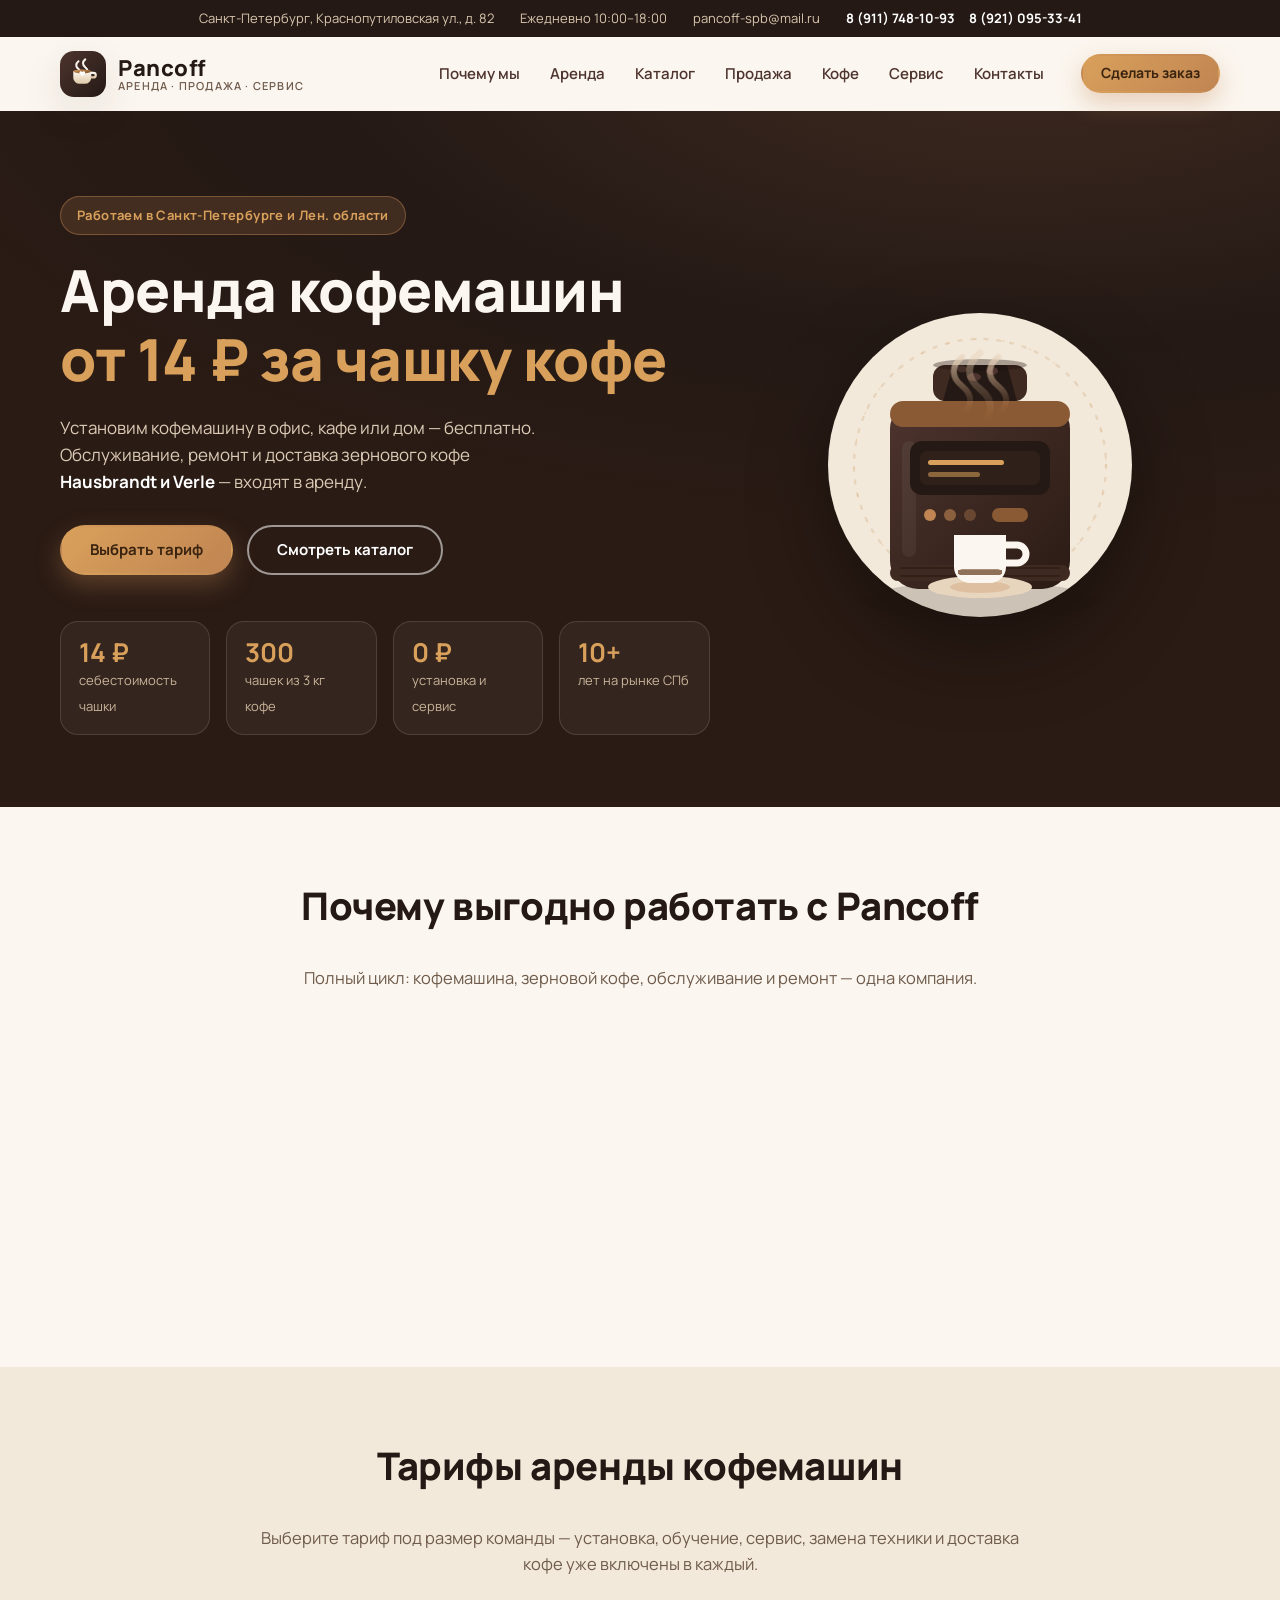
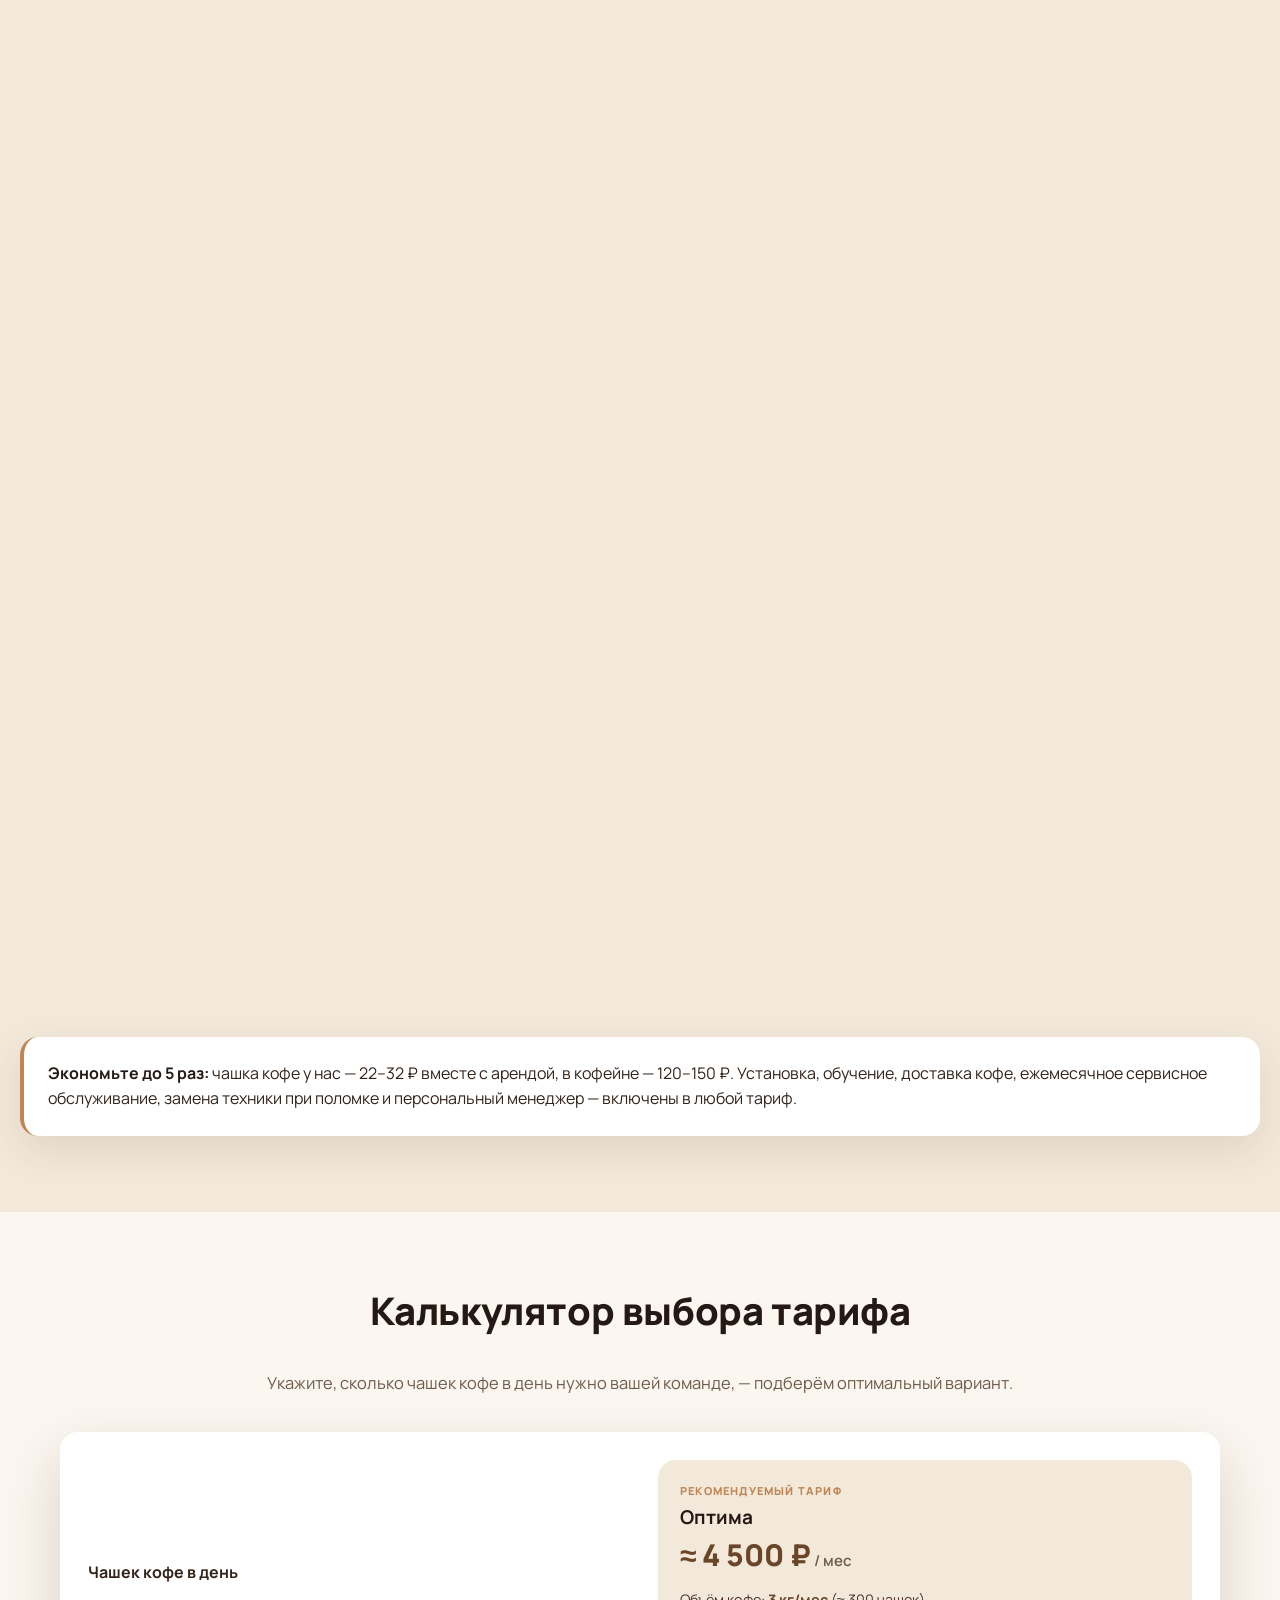
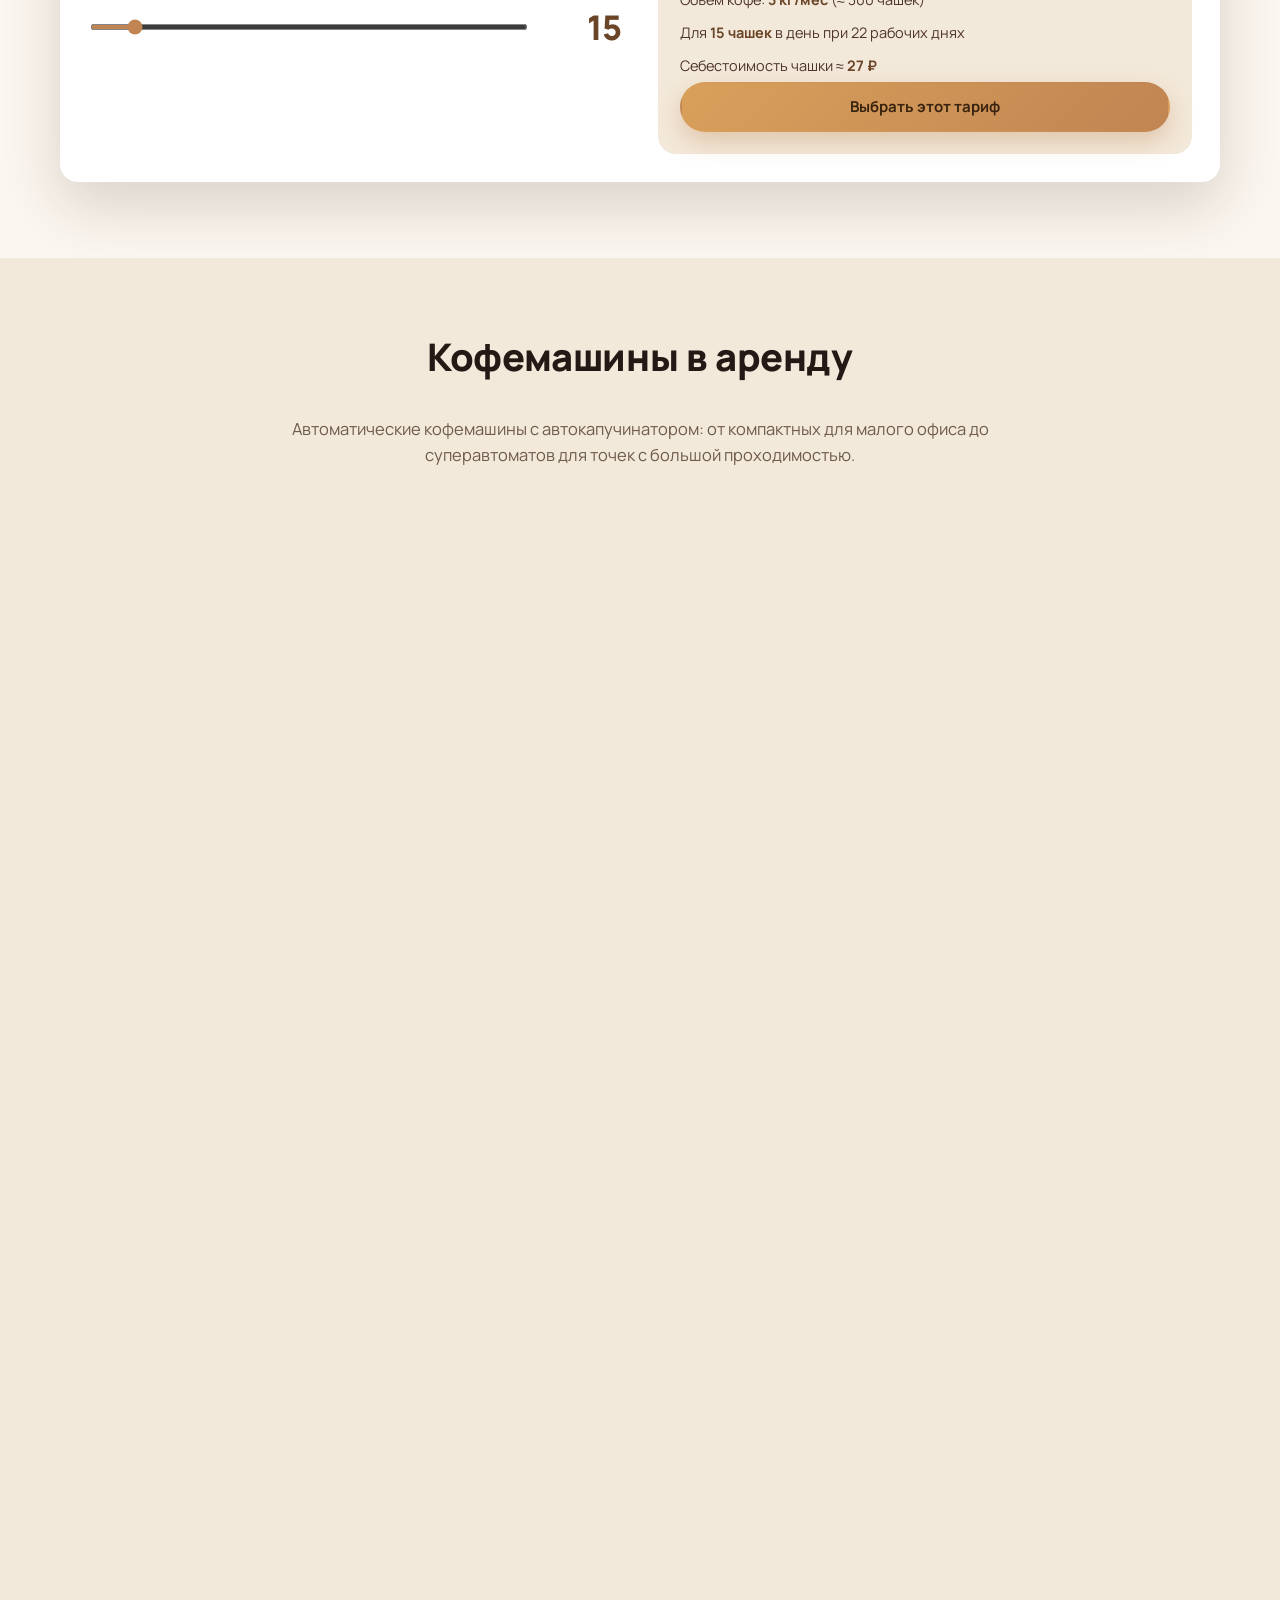
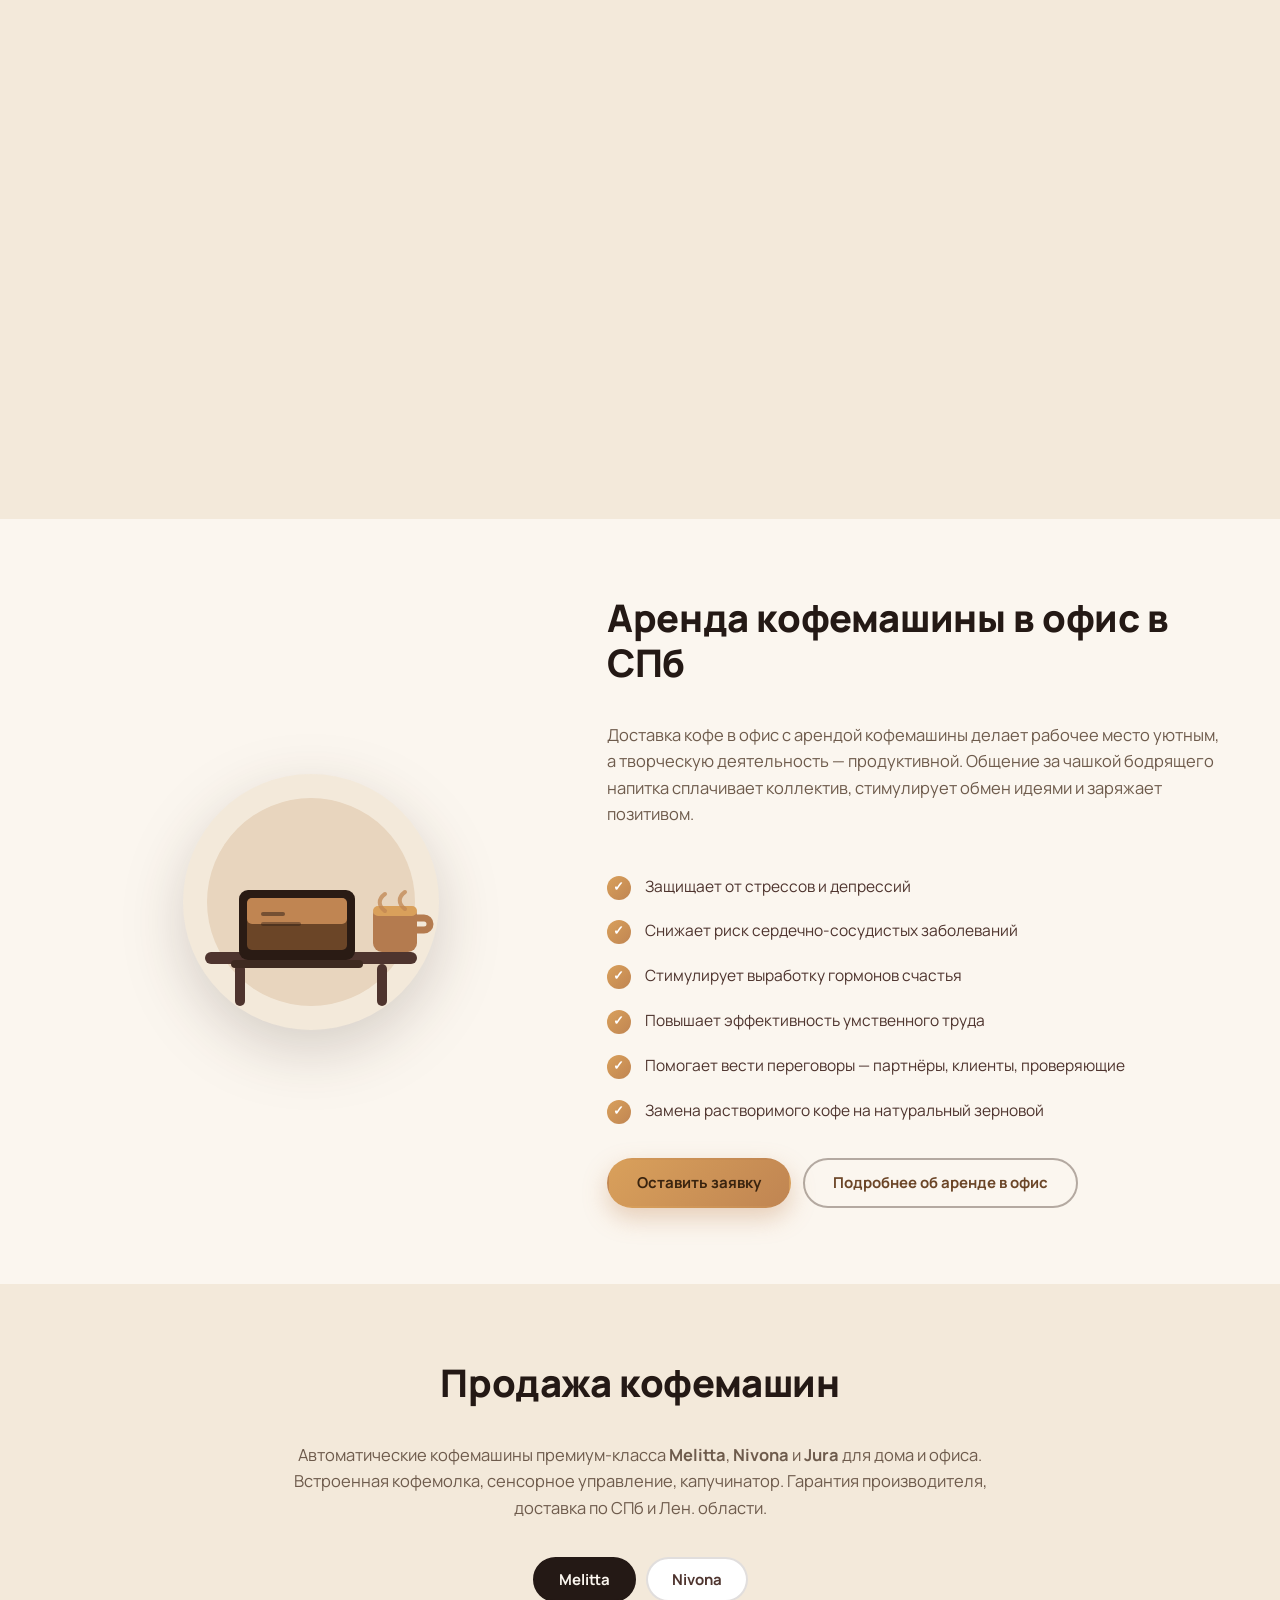
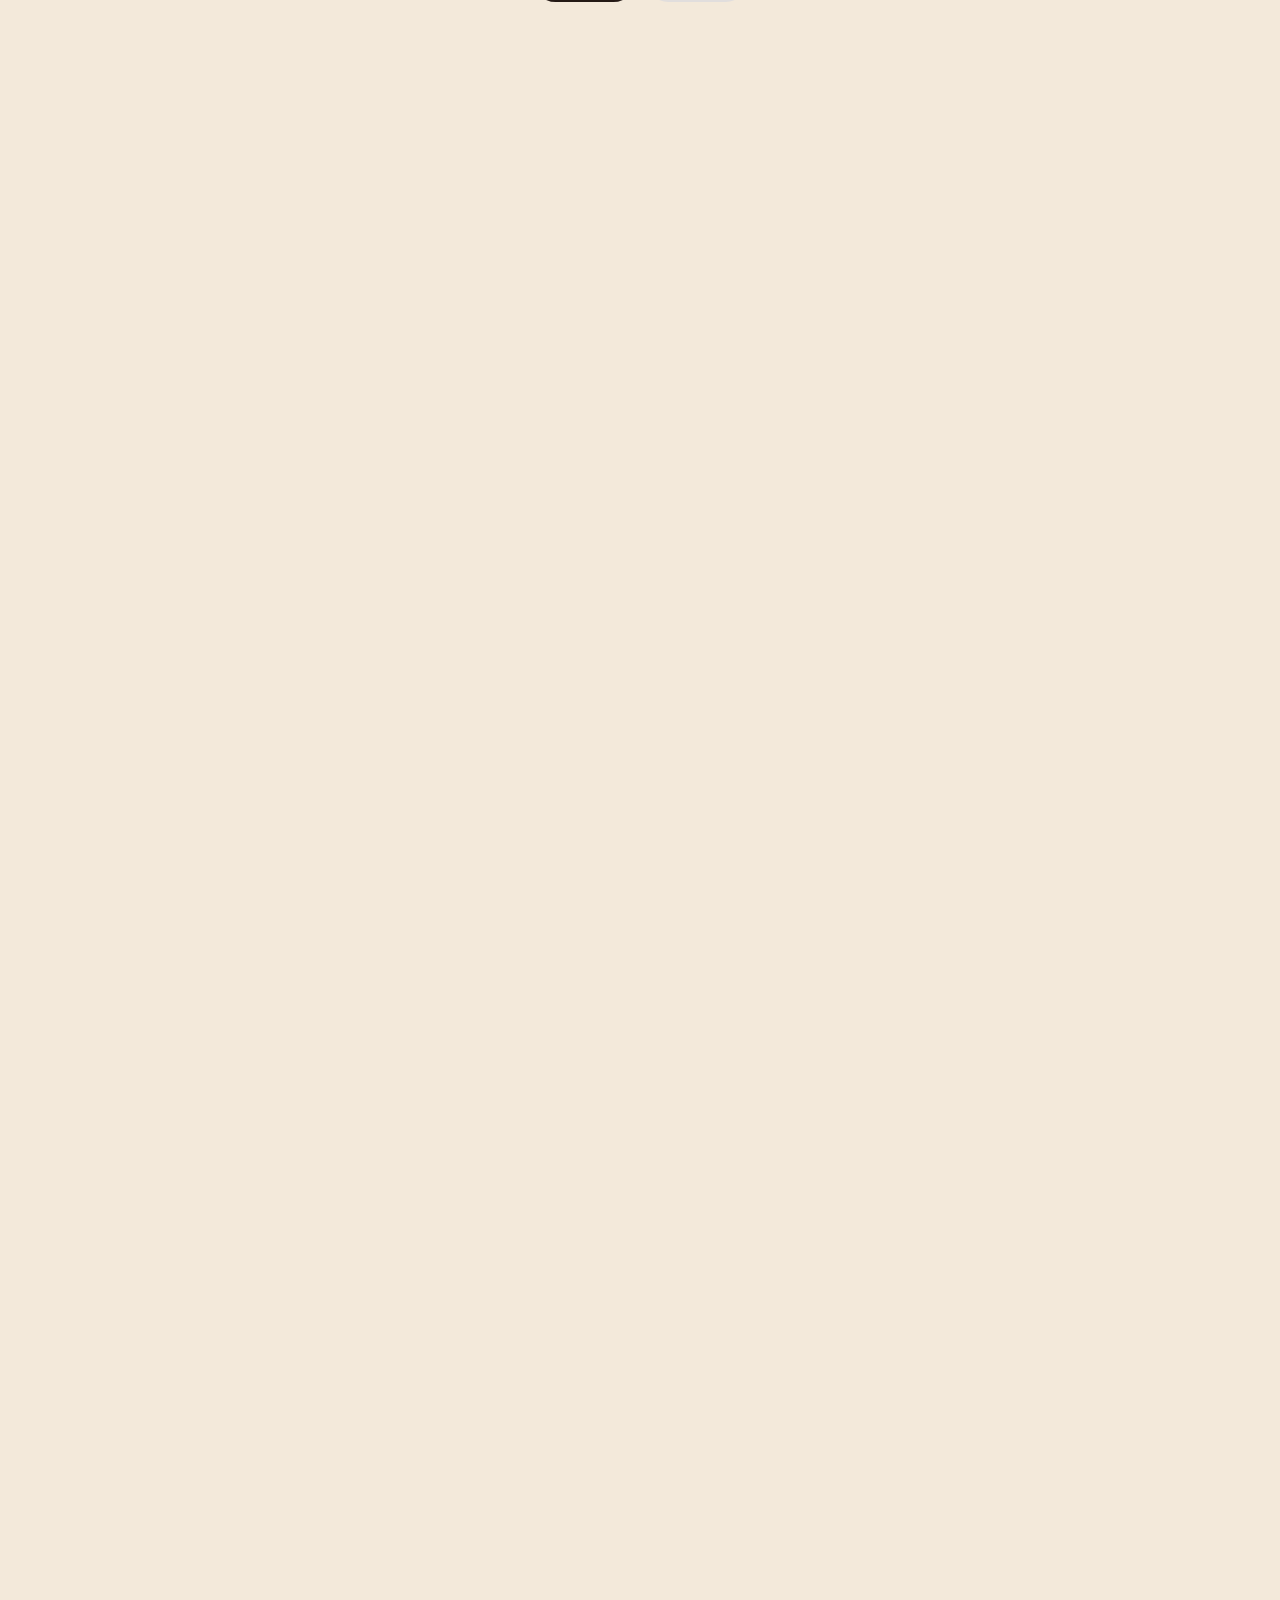
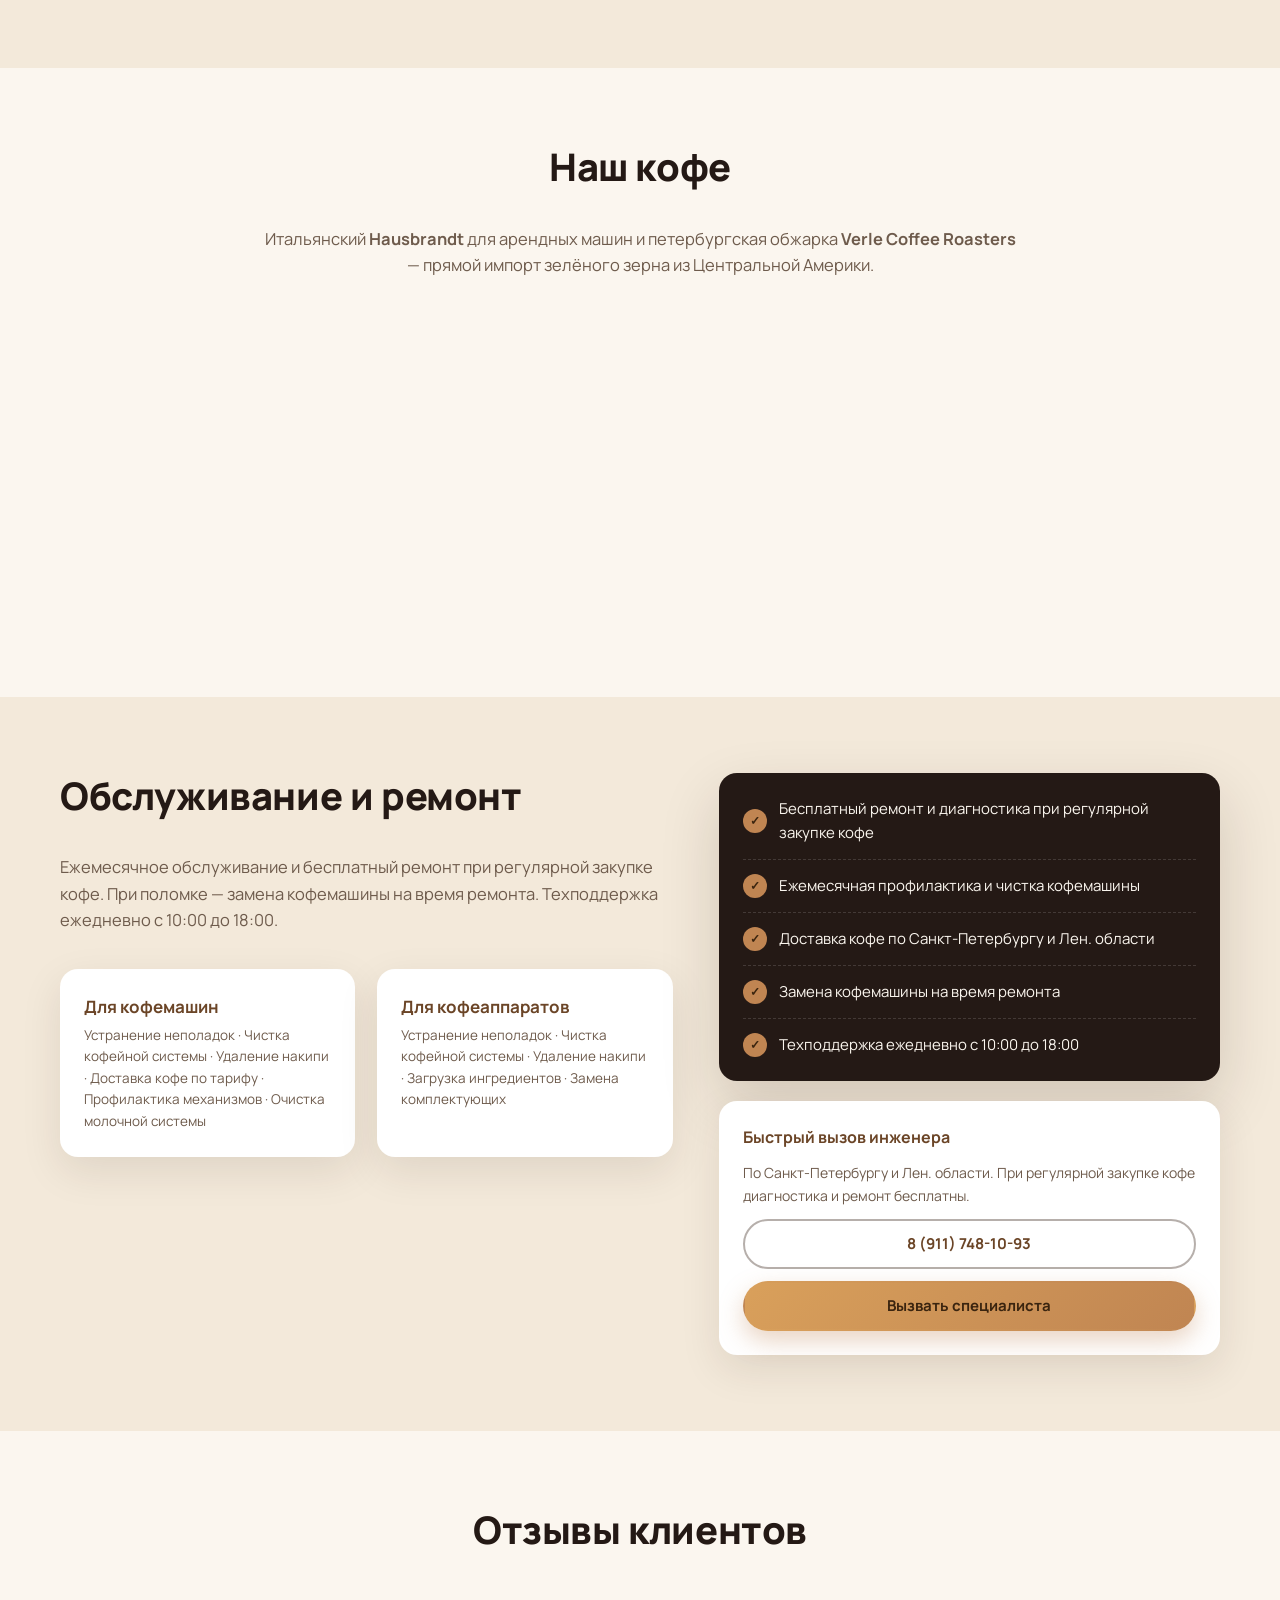
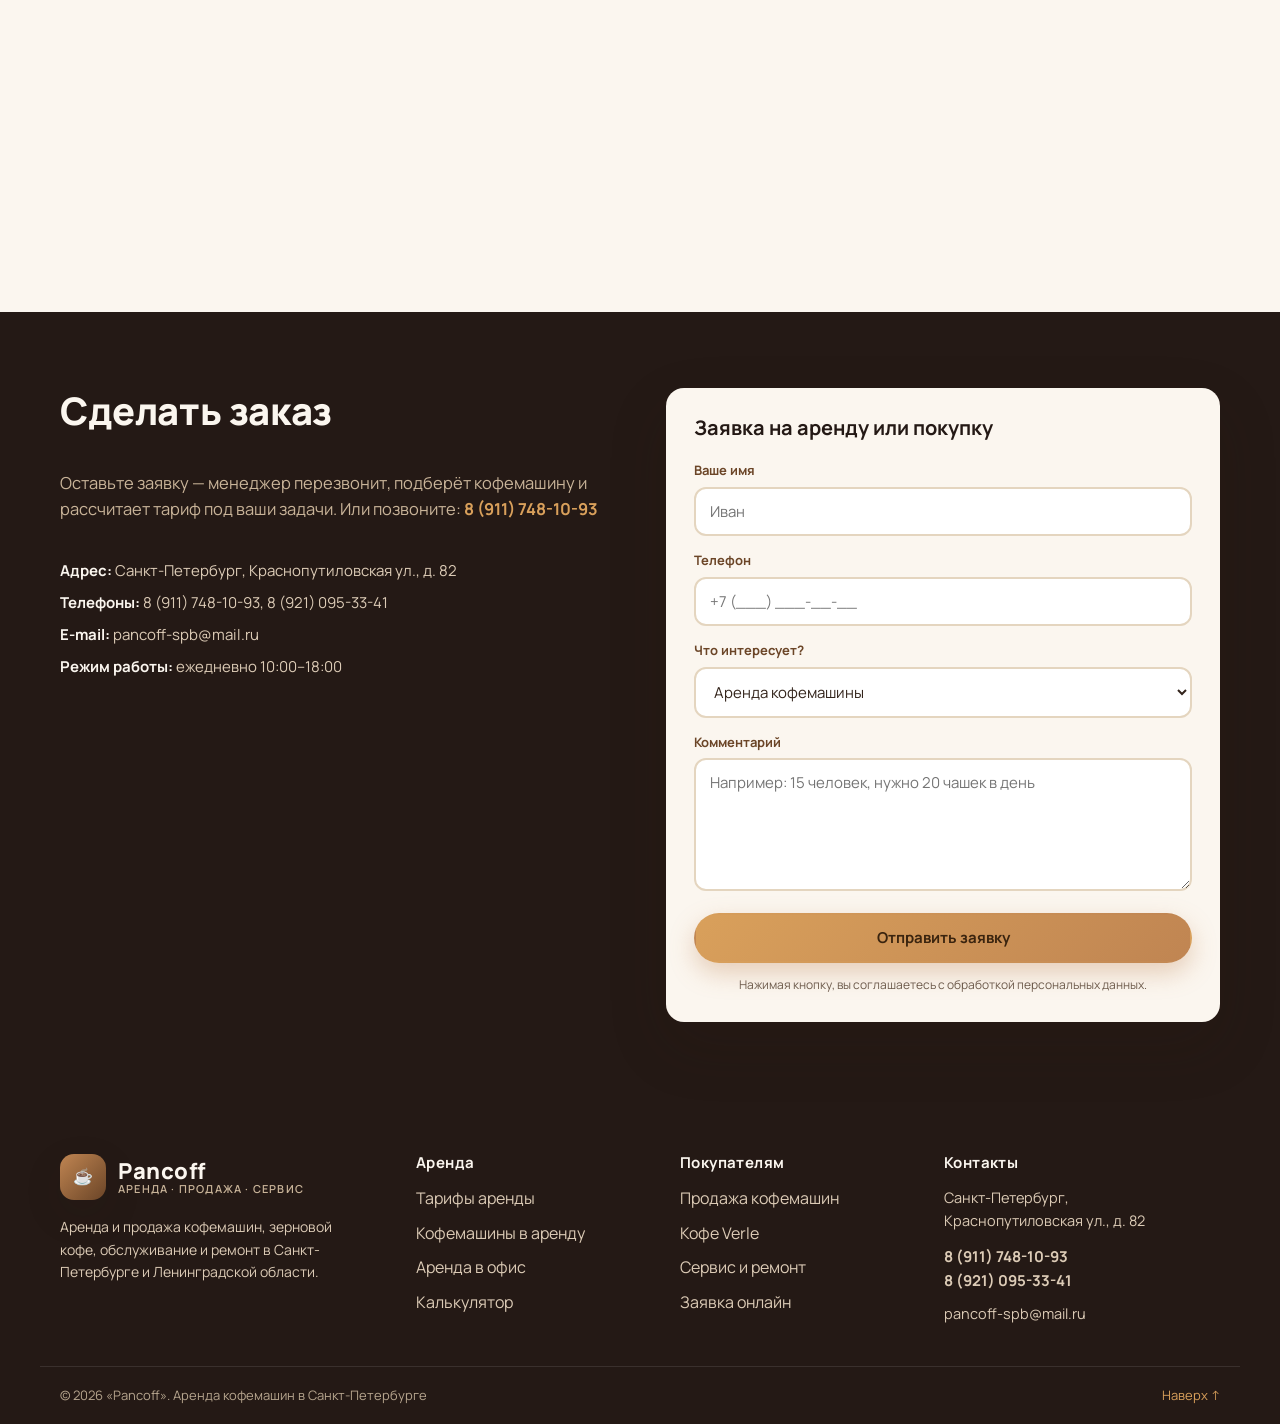
<file: index.html>
<!DOCTYPE html>
<html lang="ru">
<head>
  <meta charset="UTF-8">
  <meta name="viewport" content="width=device-width, initial-scale=1.0">
  <meta name="referrer" content="strict-origin-when-cross-origin">
  <meta http-equiv="Content-Security-Policy" content="default-src 'self'; script-src 'self'; style-src 'self'; img-src 'self' data:; font-src 'self'; connect-src https://formsubmit.co; object-src 'none'; base-uri 'self'; form-action 'self' mailto:">
  <title>Pancoff — аренда и продажа кофемашин в Санкт-Петербурге и Лен. области</title>
  <meta name="description" content="Бесплатная аренда кофемашин в СПб от 14 ₽ за чашку. Установка, обслуживание, доставка кофе Hausbrandt и Verle. Продажа кофемашин Melitta, Nivona, Jura. Ремонт и сервис.">
  <meta name="keywords" content="аренда кофемашин спб, аренда кофемашины в офис, продажа кофемашин, ремонт кофемашин, кофе зерновой, Melitta, Nivona, Jura, Verle, Hausbrandt">
  <link rel="canonical" href="https://mirtipl.github.io/pancoff-site/">
  <meta property="og:type" content="website">
  <meta property="og:locale" content="ru_RU">
  <meta property="og:title" content="Pancoff — аренда и продажа кофемашин в Санкт-Петербурге">
  <meta property="og:description" content="Бесплатная аренда кофемашин в СПб от 14 ₽ за чашку. Установка, обслуживание, доставка кофе Hausbrandt и Verle. Продажа кофемашин Melitta, Nivona, Jura.">
  <meta property="og:url" content="https://mirtipl.github.io/pancoff-site/">
  <meta property="og:image" content="https://mirtipl.github.io/pancoff-site/images/rent/melitta-970-101.png">
  <link rel="icon" href="data:image/svg+xml,<svg xmlns='http://www.w3.org/2000/svg' viewBox='0 0 100 100'><text y='.9em' font-size='90'>☕</text></svg>">
  <link rel="stylesheet" href="css/style.css?v=5">
  <script type="application/ld+json">
  {
    "@context": "https://schema.org",
    "@type": "LocalBusiness",
    "name": "Pancoff",
    "description": "Аренда и продажа кофемашин, зерновой кофе, обслуживание и ремонт в Санкт-Петербурге и Ленинградской области.",
    "url": "https://mirtipl.github.io/pancoff-site/",
    "telephone": ["+79117481093", "+79210953341"],
    "email": "pancoff-spb@mail.ru",
    "image": "https://mirtipl.github.io/pancoff-site/images/rent/melitta-970-101.png",
    "address": {
      "@type": "PostalAddress",
      "streetAddress": "Краснопутиловская ул., д. 82",
      "addressLocality": "Санкт-Петербург",
      "addressCountry": "RU"
    },
    "openingHours": "Mo-Su 10:00-18:00"
  }
  </script>
</head>
<body>

  <!-- ====== TOP BAR ====== -->
  <div class="topbar">
    <div class="container topbar__inner">
      <span class="topbar__item">Санкт-Петербург, Краснопутиловская ул., д. 82</span>
      <span class="topbar__item topbar__hours">Ежедневно 10:00–18:00</span>
      <span class="topbar__item topbar__mail">
        <a href="mailto:pancoff-spb@mail.ru">pancoff-spb@mail.ru</a>
      </span>
      <span class="topbar__item topbar__phones">
        <a href="tel:+79117481093">8 (911) 748-10-93</a>
        <a href="tel:+79210953341">8 (921) 095-33-41</a>
      </span>
    </div>
  </div>

  <!-- ====== HEADER ====== -->
  <header class="header" id="header">
    <div class="container header__inner">
      <a class="logo" href="#top" aria-label="Pancoff — на главную">
        <span class="logo__cup" aria-hidden="true">
          <svg viewBox="0 0 48 48" width="36" height="36" fill="none">
            <defs>
              <linearGradient id="lgBody" x1="0" y1="0" x2="0" y2="1">
                <stop offset="0" stop-color="#FBF6EF"/>
                <stop offset="1" stop-color="#E0C9A8"/>
              </linearGradient>
              <linearGradient id="lgCoffee" x1="0" y1="0" x2="1" y2="1">
                <stop offset="0" stop-color="#D9A05B"/>
                <stop offset="1" stop-color="#7A4A26"/>
              </linearGradient>
            </defs>
            <g class="logo-steam">
              <path d="M18 7c-4 3.2-4 7.2 0 10.4s4 7.2 0 10.4" stroke="#FBF6EF" stroke-width="2.7" stroke-linecap="round"/>
              <path d="M27 4.5c-4 3.2-4 7.2 0 10.4s4 7.2 0 10.4" stroke="#FBF6EF" stroke-width="2.7" stroke-linecap="round"/>
            </g>
            <path d="M11 20h24v8.5a8.5 8.5 0 0 1-8.5 8.5h-7A8.5 8.5 0 0 1 11 28.5V20z" fill="url(#lgBody)"/>
            <path d="M35 22.5h3a3 3 0 0 1 0 6h-3" stroke="url(#lgBody)" stroke-width="2.9" stroke-linecap="round"/>
            <ellipse cx="23" cy="20.4" rx="12" ry="2.5" fill="url(#lgCoffee)"/>
            <path class="logo-heart" d="M23 21.4c-.7-1-2-1.5-3-.8-1 .7-1 2.2-.2 3l3.2 3 3.2-3c.8-.8.8-2.3-.2-3-1-.7-2.3-.2-3 .8z" fill="#fff"/>
          </svg>
        </span>
        <span class="logo__text">Pancoff<small>аренда · продажа · сервис</small></span>
      </a>

      <nav class="nav" id="nav" aria-label="Основное меню">
        <a href="#advantages" class="nav__link">Почему мы</a>
        <a href="#packages" class="nav__link">Аренда</a>
        <a href="#catalog" class="nav__link">Каталог</a>
        <a href="prodazha/" class="nav__link">Продажа</a>
        <a href="coffee/" class="nav__link">Кофе</a>
        <a href="remont/" class="nav__link">Сервис</a>
        <a href="#contacts" class="nav__link">Контакты</a>
        <div class="nav__extra">
          <div class="nav__phones">
            <a href="tel:+79117481093">8 (911) 748-10-93</a>
            <a href="tel:+79210953341">8 (921) 095-33-41</a>
          </div>
          <p class="nav__meta">Санкт-Петербург, Краснопутиловская ул., д. 82 · ежедневно 10:00–18:00 · pancoff-spb@mail.ru</p>
          <a href="#order" data-order data-tpl="default" data-subject="Аренда кофемашины" class="btn btn--accent nav__cta">Сделать заказ</a>
        </div>
      </nav>
      <div class="nav-backdrop" id="navBackdrop" aria-hidden="true"></div>

      <div class="header__actions">
        <a href="#order" data-order data-tpl="default" data-subject="Аренда кофемашины" class="btn btn--accent btn--sm header__cta">Сделать заказ</a>
        <button class="burger" id="burger" aria-label="Открыть меню" aria-expanded="false">
          <span></span><span></span><span></span>
        </button>
      </div>
    </div>
  </header>

  <main id="top">

    <!-- ====== HERO ====== -->
    <section class="hero">
      <div class="container hero__inner">
        <div class="hero__content">
          <p class="hero__badge">Работаем в Санкт-Петербурге и Лен. области</p>
          <h1 class="hero__title">Аренда кофемашин<br><span>от 14 ₽ за чашку кофе</span></h1>
          <p class="hero__subtitle">
            Установим кофемашину в офис, кафе или дом — бесплатно.<br>
            Обслуживание, ремонт и доставка зернового кофе <strong>Hausbrandt&nbsp;и&nbsp;Verle</strong> — входят в аренду.
          </p>
          <div class="hero__actions">
            <a href="#packages" class="btn btn--accent">Выбрать тариф</a>
            <a href="#catalog" class="btn btn--ghost">Смотреть каталог</a>
          </div>
          <div class="hero__stats">
            <div class="stat"><b>14 ₽</b><span>себестоимость чашки</span></div>
            <div class="stat"><b>300</b><span>чашек из 3 кг кофе</span></div>
            <div class="stat"><b>0 ₽</b><span>установка и сервис</span></div>
            <div class="stat"><b>10+</b><span>лет на рынке СПб</span></div>
          </div>
        </div>
        <div class="hero__art" aria-hidden="true">
          <svg viewBox="0 0 420 420" width="420" height="420">
            <defs>
              <linearGradient id="steamA" x1="0" y1="1" x2="0" y2="0">
                <stop offset="0" stop-color="#C08552" stop-opacity="0"/>
                <stop offset="1" stop-color="#E8D5BE"/>
              </linearGradient>
              <linearGradient id="bodyA" x1="0" y1="0" x2="1" y2="1">
                <stop offset="0" stop-color="#4E342E"/>
                <stop offset="1" stop-color="#2A1B14"/>
              </linearGradient>
            </defs>

            <circle cx="210" cy="216" r="152" fill="#F3E9DA"/>
            <circle cx="210" cy="216" r="126" fill="none" stroke="#E8D5BE" stroke-width="2.5" stroke-dasharray="3 10" stroke-linecap="round"/>
            <circle cx="210" cy="216" r="126" fill="none" stroke="#D9A05B" stroke-width="1" opacity=".35" stroke-dasharray="2 26" stroke-linecap="round"/>

            <ellipse cx="210" cy="352" rx="118" ry="19" fill="#1d110b" opacity=".18"/>

            <g>
              <rect x="163" y="116" width="94" height="36" rx="12" fill="#3E2A20"/>
              <path d="M173 152l10-36h54l10 36z" fill="#241915"/>
              <ellipse cx="210" cy="116" rx="47" ry="6" fill="#1d110b" opacity=".35"/>
              <ellipse cx="204" cy="128" rx="7" ry="4" fill="#4E342E"/>
              <ellipse cx="222" cy="122" rx="6" ry="4" fill="#4E342E"/>
              <ellipse cx="192" cy="120" rx="5" ry="3.5" fill="#4E342E" opacity=".8"/>

              <rect x="120" y="152" width="180" height="188" rx="28" fill="url(#bodyA)"/>
              <rect x="120" y="152" width="180" height="26" rx="13" fill="#8a5a34"/>
              <rect x="132" y="192" width="14" height="116" rx="7" fill="#ffffff" opacity=".05"/>

              <rect x="140" y="192" width="140" height="54" rx="12" fill="#241915"/>
              <rect x="150" y="202" width="120" height="34" rx="7" fill="#2F211A"/>
              <rect x="158" y="211" width="76" height="5" rx="2.5" fill="#D9A05B"/>
              <rect x="158" y="223" width="52" height="5" rx="2.5" fill="#D9A05B" opacity=".55"/>

              <circle cx="160" cy="266" r="6" fill="#C08552"/>
              <circle cx="180" cy="266" r="6" fill="#C08552" opacity=".6"/>
              <circle cx="200" cy="266" r="6" fill="#C08552" opacity=".35"/>
              <rect x="222" y="259" width="36" height="14" rx="7" fill="#8a5a34"/>

              <rect x="120" y="316" width="180" height="16" rx="8" fill="#3E2A20"/>
              <rect x="130" y="318" width="160" height="2" rx="1" fill="#1d110b" opacity=".35"/>
              <rect x="130" y="326" width="160" height="2" rx="1" fill="#1d110b" opacity=".35"/>
            </g>

            <g class="steam">
              <path d="M210 104c-14 11-14 25 0 36s14 25 0 36" fill="none" stroke="url(#steamA)" stroke-width="7" stroke-linecap="round"/>
              <path d="M192 108c-11 9-11 20 0 29s11 20 0 29" fill="none" stroke="url(#steamA)" stroke-width="6" stroke-linecap="round" opacity=".8"/>
              <path d="M228 108c-11 9-11 20 0 29s11 20 0 29" fill="none" stroke="url(#steamA)" stroke-width="6" stroke-linecap="round" opacity=".8"/>
            </g>

            <g>
              <ellipse cx="210" cy="338" rx="52" ry="11" fill="#E8D5BE"/>
              <ellipse cx="210" cy="338" rx="30" ry="6" fill="#C08552" opacity=".28"/>
              <path d="M184 286h52v32a16 16 0 0 1-16 16h-20a16 16 0 0 1-16-16z" fill="#FBF6EF"/>
              <rect class="cup-fill" x="188" y="290" width="44" height="36" rx="7" fill="#6b4527"/>
              <path d="M236 296h11a9 9 0 0 1 0 18h-11" fill="none" stroke="#FBF6EF" stroke-width="7" stroke-linecap="round"/>
            </g>
          </svg>
        </div>
      </div>
    </section>

    <!-- ====== ADVANTAGES ====== -->
    <section class="section" id="advantages">
      <div class="container">
        <h2 class="section__title">Почему выгодно работать с Pancoff</h2>
        <p class="section__lead">Полный цикл: кофемашина, зерновой кофе, обслуживание и ремонт — одна компания.</p>
        <div class="grid grid--4" id="advantagesGrid"><!-- JS --></div>
      </div>
    </section>

    <!-- ====== PACKAGES ====== -->
    <section class="section section--tint" id="packages">
      <div class="container container--wide">
        <h2 class="section__title">Тарифы аренды кофемашин</h2>
        <p class="section__lead">
          Выберите тариф под размер команды — установка, обучение, сервис, замена техники
          и доставка кофе уже включены в каждый.
        </p>
        <div class="grid packages" id="packagesGrid"><!-- JS --></div>
        <div class="panel packages__note" id="packagesNote"><!-- JS --></div>
      </div>
    </section>

    <!-- ====== CALCULATOR ====== -->
    <section class="section" id="calc">
      <div class="container">
        <h2 class="section__title">Калькулятор выбора тарифа</h2>
        <p class="section__lead">Укажите, сколько чашек кофе в день нужно вашей команде, — подберём оптимальный вариант.</p>
        <div class="calc">
          <div class="calc__input">
            <label for="cups">Чашек кофе в день</label>
            <div class="calc__range">
              <input type="range" id="cups" min="5" max="120" value="15">
              <output id="cupsValue" for="cups">15</output>
            </div>
          </div>
          <div class="calc__result" id="calcResult"><!-- JS --></div>
        </div>
      </div>
    </section>

    <!-- ====== RENT CATALOG ====== -->
    <section class="section section--tint" id="catalog">
      <div class="container">
        <h2 class="section__title">Кофемашины в аренду</h2>
        <p class="section__lead">Автоматические кофемашины с автокапучинатором: от компактных для малого офиса до суперавтоматов для точек с большой проходимостью.</p>
        <div class="catalog" id="catalogGrid"><!-- JS --></div>
      </div>
    </section>

    <!-- ====== OFFICE ====== -->
    <section class="section" id="office">
      <div class="container office">
        <div class="office__art" aria-hidden="true">
          <svg viewBox="0 0 300 300" width="300" height="300" role="presentation">
            <circle cx="150" cy="150" r="128" fill="#F3E9DA"/>
            <circle cx="150" cy="150" r="104" fill="#E8D5BE"/>
            <rect x="44" y="200" width="212" height="12" rx="6" fill="#4E342E"/>
            <rect x="74" y="212" width="10" height="42" rx="5" fill="#4E342E"/>
            <rect x="216" y="212" width="10" height="42" rx="5" fill="#4E342E"/>
            <rect x="78" y="138" width="116" height="70" rx="9" fill="#2A1B14"/>
            <rect x="86" y="146" width="100" height="52" rx="5" fill="#6b4527"/>
            <rect x="86" y="146" width="100" height="26" rx="5" fill="#C08552"/>
            <rect x="100" y="160" width="24" height="4" rx="2" fill="#2A1B14" opacity=".5"/>
            <rect x="100" y="170" width="40" height="4" rx="2" fill="#2A1B14" opacity=".4"/>
            <rect x="70" y="208" width="132" height="8" rx="4" fill="#3E2A20"/>
            <rect x="212" y="154" width="44" height="46" rx="9" fill="#B47B4F"/>
            <rect x="212" y="154" width="44" height="10" rx="5" fill="#D9A05B"/>
            <path d="M256 166h7a6 6 0 0 1 0 12h-7" fill="none" stroke="#B47B4F" stroke-width="7" stroke-linecap="round"/>
            <g class="steam">
              <path d="M224 142c-7 5-7 12 0 17" fill="none" stroke="#C08552" stroke-width="4" stroke-linecap="round"/>
              <path d="M244 140c-7 5-7 12 0 17" fill="none" stroke="#C08552" stroke-width="4" stroke-linecap="round"/>
            </g>
          </svg>
        </div>
        <div class="office__content">
          <h2 class="section__title section__title--left">Аренда кофемашины в офис в СПб</h2>
          <p class="section__lead section__lead--left">
            Доставка кофе в офис с арендой кофемашины делает рабочее место уютным, а творческую
            деятельность — продуктивной. Общение за чашкой бодрящего напитка сплачивает коллектив,
            стимулирует обмен идеями и заряжает позитивом.
          </p>
          <ul class="checklist" id="officeChecklist"><!-- JS --></ul>
          <div class="office__actions">
            <a href="#order" data-order data-tpl="office" data-subject="Аренда кофемашины" class="btn btn--accent">Оставить заявку</a>
            <a href="arenda-v-ofis/" class="btn btn--ghost-dark">Подробнее об аренде в офис</a>
          </div>
        </div>
      </div>
    </section>

    <!-- ====== SALE ====== -->
    <section class="section section--tint" id="sale">
      <div class="container">
        <h2 class="section__title">Продажа кофемашин</h2>
        <p class="section__lead">
          Автоматические кофемашины премиум-класса <strong>Melitta</strong>, <strong>Nivona</strong> и <strong>Jura</strong>
          для дома и офиса. Встроенная кофемолка, сенсорное управление, капучинатор. Гарантия производителя,
          доставка по СПб и Лен. области.
        </p>
        <div class="tabs" role="tablist" id="saleTabs"><!-- JS --></div>
        <div class="catalog catalog--sale" id="saleGrid"><!-- JS --></div>
      </div>
    </section>

    <!-- ====== COFFEE ====== -->
    <section class="section" id="coffee">
      <div class="container">
        <h2 class="section__title">Наш кофе</h2>
        <p class="section__lead">
          Итальянский <strong>Hausbrandt</strong> для арендных машин и петербургская обжарка
          <strong>Verle Coffee Roasters</strong> — прямой импорт зелёного зерна из Центральной Америки.
        </p>
        <div class="coffee" id="coffeeGrid"><!-- JS --></div>
      </div>
    </section>

    <!-- ====== SERVICE ====== -->
    <section class="section section--tint" id="service">
      <div class="container service">
        <div class="service__content">
          <h2 class="section__title section__title--left">Обслуживание и ремонт</h2>
          <p class="section__lead section__lead--left">
            Ежемесячное обслуживание и бесплатный ремонт при регулярной закупке кофе.
            При поломке — замена кофемашины на время ремонта. Техподдержка ежедневно с 10:00 до 18:00.
          </p>
          <div class="service__cols" id="serviceCols"><!-- JS --></div>
        </div>
        <div class="service__side">
          <ul class="service__list" id="serviceList"><!-- JS --></ul>
          <div class="service__cta">
            <b>Быстрый вызов инженера</b>
            <p>По Санкт-Петербургу и Лен. области. При регулярной закупке кофе диагностика и ремонт бесплатны.</p>
            <a href="tel:+79117481093" class="btn btn--ghost-dark">8 (911) 748-10-93</a>
            <a href="#order" data-order data-tpl="remont" data-subject="Ремонт / обслуживание" class="btn btn--accent">Вызвать специалиста</a>
          </div>
        </div>
      </div>
    </section>

    <!-- ====== REVIEWS ====== -->
    <section class="section" id="reviews">
      <div class="container">
        <h2 class="section__title">Отзывы клиентов</h2>
        <div class="reviews" id="reviewsGrid"><!-- JS --></div>
      </div>
    </section>

    <!-- ====== ORDER ====== -->
    <section class="section section--dark" id="order">
      <div class="container order">
        <div class="order__text">
          <h2 class="section__title section__title--left section__title--light">Сделать заказ</h2>
          <p class="section__lead section__lead--left section__lead--light">
            Оставьте заявку — менеджер перезвонит, подберёт кофемашину и рассчитает тариф
            под ваши задачи. Или позвоните: <a class="order__phone" href="tel:+79117481093">8 (911) 748-10-93</a>
          </p>
          <ul class="order__contacts">
            <li><b>Адрес:</b> Санкт-Петербург, Краснопутиловская ул., д. 82</li>
            <li><b>Телефоны:</b> 8 (911) 748-10-93, 8 (921) 095-33-41</li>
            <li><b>E-mail:</b> pancoff-spb@mail.ru</li>
            <li><b>Режим работы:</b> ежедневно 10:00–18:00</li>
          </ul>
        </div>
        <form class="form" id="orderForm" novalidate>
          <h3 class="form__title">Заявка на аренду или покупку</h3>
          <label class="field">
            <span>Ваше имя</span>
            <input type="text" name="name" placeholder="Иван" autocomplete="name" maxlength="100" required>
          </label>
          <label class="field">
            <span>Телефон</span>
            <input type="tel" name="phone" placeholder="+7 (___) ___-__-__" autocomplete="tel" maxlength="24" required>
          </label>
          <label class="field">
            <span>Что интересует?</span>
            <select name="subject">
              <option>Аренда кофемашины</option>
              <option>Покупка кофемашины</option>
              <option>Кофе в зернах</option>
              <option>Ремонт / обслуживание</option>
            </select>
          </label>
          <label class="field">
            <span>Комментарий</span>
            <textarea name="message" rows="5" placeholder="Например: 15 человек, нужно 20 чашек в день"></textarea>
          </label>
          <button type="submit" class="btn btn--accent btn--block">Отправить заявку</button>
          <p class="form__note">Нажимая кнопку, вы соглашаетесь с обработкой персональных данных.</p>
          <div class="form__done" role="status">
            <div class="big">☕</div>
            <h4>Спасибо! Заявка сформирована</h4>
            <p>Заявка отправлена на почту — мы свяжемся с вами.</p>
            <a class="form__mailto" href="#">Открыть письмо в почтовом клиенте →</a>
            <p class="form__reset">Форма снова станет доступна через 5 секунд…</p>
          </div>
        </form>
      </div>
    </section>

  </main>

  <!-- ====== FOOTER ====== -->
  <footer class="footer" id="contacts">
    <div class="container footer__grid">
      <div class="footer__col">
        <a class="logo logo--light" href="#top">
          <span class="logo__cup" aria-hidden="true">☕</span>
          <span class="logo__text">Pancoff<small>аренда · продажа · сервис</small></span>
        </a>
        <p class="footer__about">Аренда и продажа кофемашин, зерновой кофе, обслуживание и ремонт в Санкт-Петербурге и Ленинградской области.</p>
      </div>
      <div class="footer__col">
        <h4>Аренда</h4>
        <ul class="footer__links">
          <li><a href="#packages">Тарифы аренды</a></li>
          <li><a href="#catalog">Кофемашины в аренду</a></li>
          <li><a href="arenda-v-ofis/">Аренда в офис</a></li>
          <li><a href="#calc">Калькулятор</a></li>
        </ul>
      </div>
      <div class="footer__col">
        <h4>Покупателям</h4>
        <ul class="footer__links">
          <li><a href="prodazha/">Продажа кофемашин</a></li>
          <li><a href="coffee/">Кофе Verle</a></li>
          <li><a href="remont/">Сервис и ремонт</a></li>
          <li><a href="#order" data-order data-tpl="default" data-subject="Аренда кофемашины">Заявка онлайн</a></li>
        </ul>
      </div>
      <div class="footer__col">
        <h4>Контакты</h4>
        <address class="footer__address">
          Санкт-Петербург,<br>Краснопутиловская ул., д. 82
        </address>
        <p class="footer__phones">
          <a href="tel:+79117481093">8 (911) 748-10-93</a><br>
          <a href="tel:+79210953341">8 (921) 095-33-41</a>
        </p>
        <a class="footer__mail" href="mailto:pancoff-spb@mail.ru">pancoff-spb@mail.ru</a>
      </div>
    </div>
    <div class="container footer__bottom">
      <span>© 2026 «Pancoff». Аренда кофемашин в Санкт-Петербурге</span>
      <a href="#top">Наверх ↑</a>
    </div>
  </footer>

  <script src="js/main.js?v=5"></script>
</body>
</html>
</file>
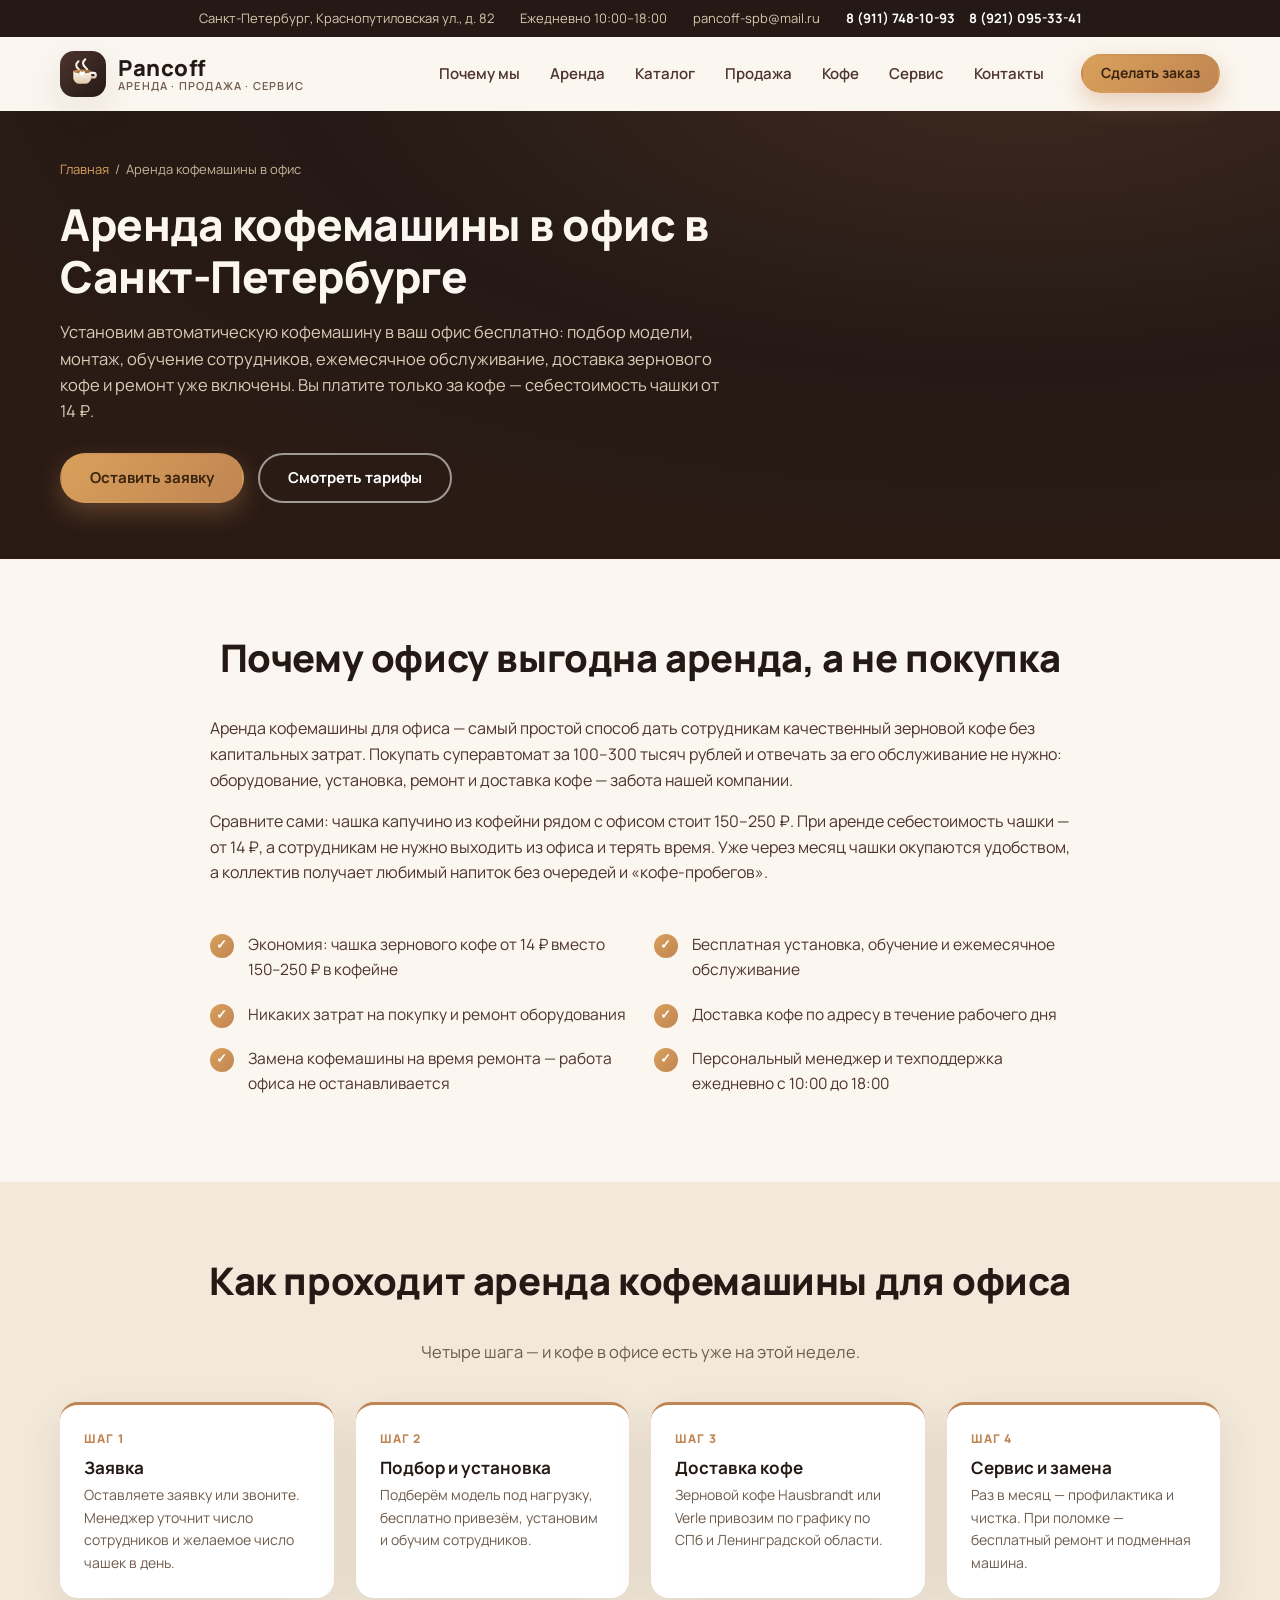
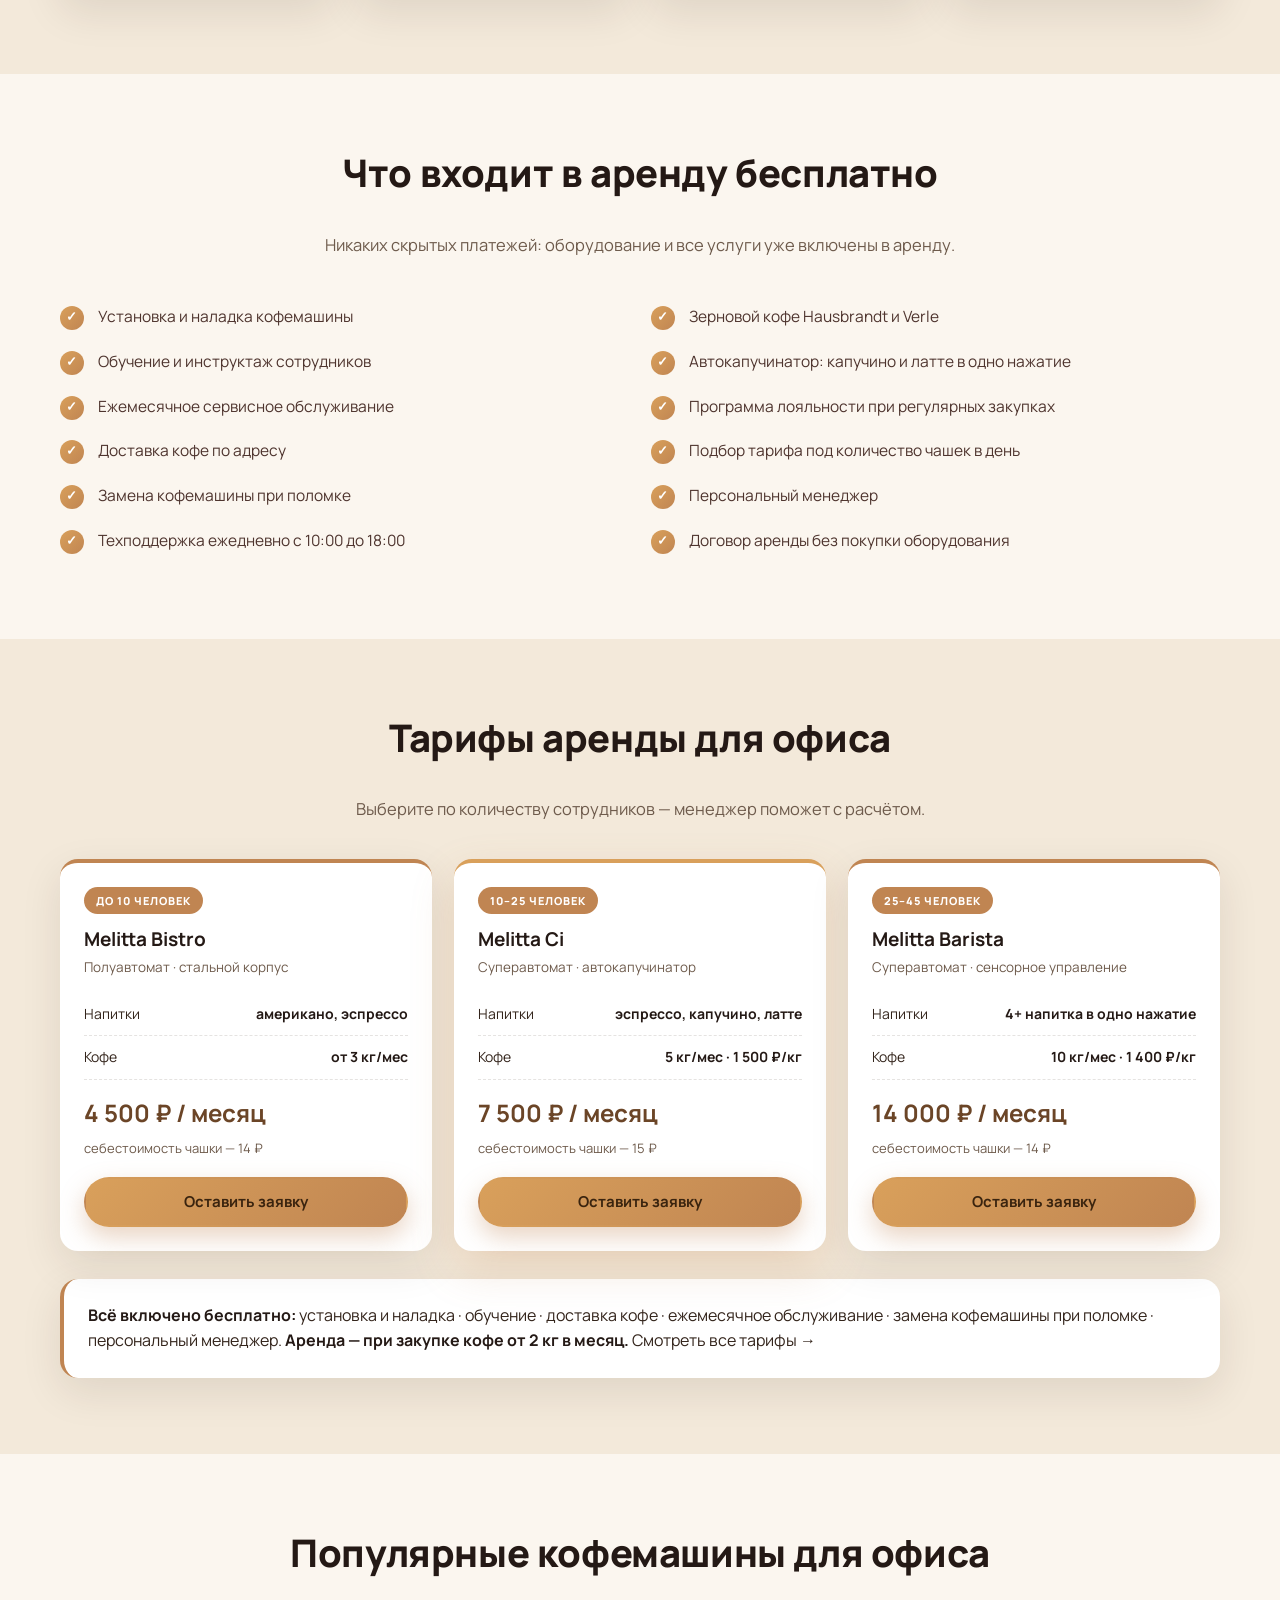
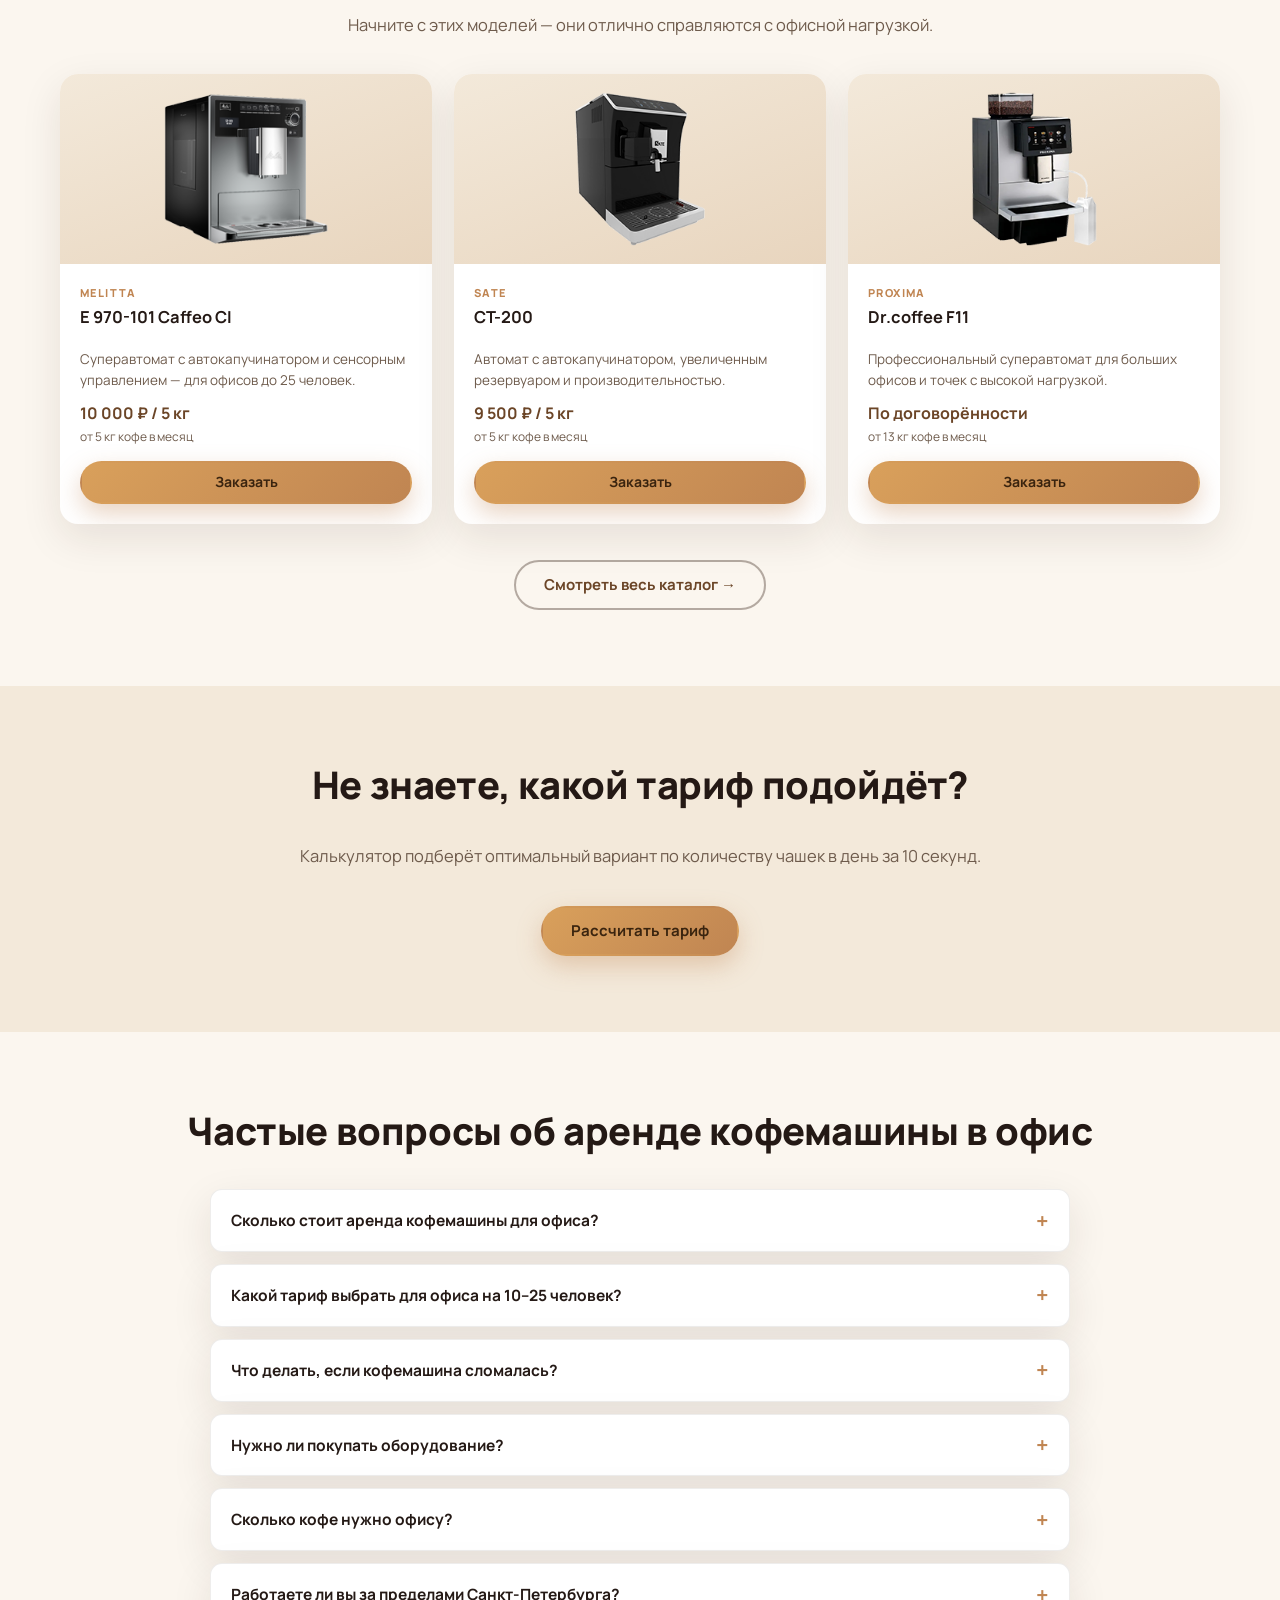
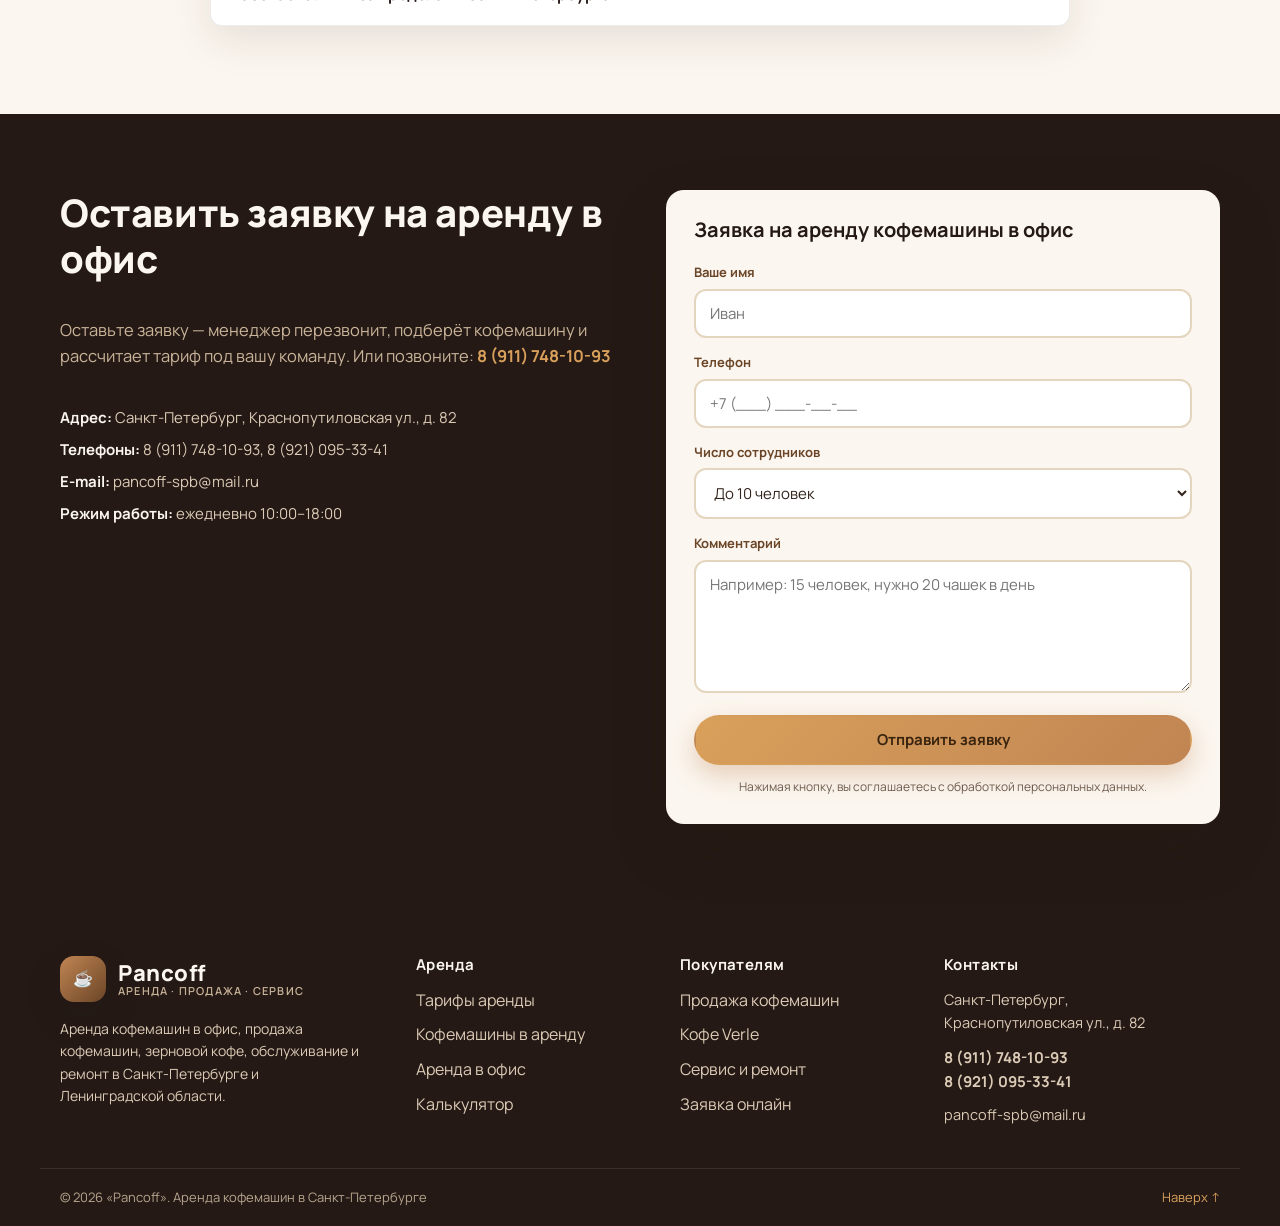
<file: arenda-v-ofis/index.html>
<!DOCTYPE html>
<html lang="ru">
<head>
  <meta charset="UTF-8">
  <meta name="viewport" content="width=device-width, initial-scale=1.0">
  <meta name="referrer" content="strict-origin-when-cross-origin">
  <meta http-equiv="Content-Security-Policy" content="default-src 'self'; script-src 'self'; style-src 'self'; img-src 'self' data:; font-src 'self'; connect-src https://formsubmit.co; object-src 'none'; base-uri 'self'; form-action 'self' mailto:">
  <title>Аренда кофемашины в офис в Санкт-Петербурге — бесплатно от 14 ₽ за чашку | Pancoff</title>
  <meta name="description" content="Аренда кофемашины в офис в СПб и Лен. области: бесплатная установка, ежемесячное обслуживание, ремонт и доставка кофе Hausbrandt и Verle. От 14 ₽ за чашку. Звоните: 8 (911) 748-10-93.">
  <meta name="keywords" content="аренда кофемашины в офис, кофемашина в офис спб, аренда кофемашины для офиса, кофе в офис, аренда кофемашины санкт-петербург">
  <link rel="canonical" href="https://mirtipl.github.io/pancoff-site/arenda-v-ofis/">
  <meta property="og:type" content="website">
  <meta property="og:locale" content="ru_RU">
  <meta property="og:title" content="Аренда кофемашины в офис в Санкт-Петербурге — бесплатно от 14 ₽ за чашку">
  <meta property="og:description" content="Бесплатная установка, обслуживание, ремонт и доставка кофе. От 14 ₽ за чашку. Санкт-Петербург и Лен. область.">
  <meta property="og:url" content="https://mirtipl.github.io/pancoff-site/arenda-v-ofis/">
  <meta property="og:image" content="https://mirtipl.github.io/pancoff-site/images/rent/melitta-970-101.png">
  <link rel="icon" href="data:image/svg+xml,<svg xmlns='http://www.w3.org/2000/svg' viewBox='0 0 100 100'><text y='.9em' font-size='90'>☕</text></svg>">
  <link rel="stylesheet" href="../css/style.css?v=5">
  <script type="application/ld+json">
  {
    "@context": "https://schema.org",
    "@type": "LocalBusiness",
    "name": "Pancoff",
    "description": "Аренда кофемашины в офис, продажа кофемашин, зерновой кофе, обслуживание и ремонт в Санкт-Петербурге и Ленинградской области.",
    "url": "https://mirtipl.github.io/pancoff-site/arenda-v-ofis/",
    "telephone": ["+79117481093", "+79210953341"],
    "email": "pancoff-spb@mail.ru",
    "image": "https://mirtipl.github.io/pancoff-site/images/rent/melitta-970-101.png",
    "address": {
      "@type": "PostalAddress",
      "streetAddress": "Краснопутиловская ул., д. 82",
      "addressLocality": "Санкт-Петербург",
      "addressCountry": "RU"
    },
    "openingHours": "Mo-Su 10:00-18:00"
  }
  </script>
  <script type="application/ld+json">
  {
    "@context": "https://schema.org",
    "@type": "FAQPage",
    "mainEntity": [
      {
        "@type": "Question",
        "name": "Сколько стоит аренда кофемашины для офиса?",
        "acceptedAnswer": { "@type": "Answer", "text": "Кофемашина предоставляется бесплатно при закупке кофе от 2 кг в месяц. Вы платите только за зерновой кофе — себестоимость чашки от 14 ₽. Установка, обслуживание и ремонт уже включены." }
      },
      {
        "@type": "Question",
        "name": "Какой тариф выбрать для офиса на 10–25 человек?",
        "acceptedAnswer": { "@type": "Answer", "text": "Для офиса на 10–25 человек оптимален тариф «Для офиса» с суперавтоматом Melitta Ci и автокапучинатором: эспрессо, капучино и латте готовятся в одно нажатие. Стоимость — 7 500 ₽ в месяц при закупке 5 кг кофе." }
      },
      {
        "@type": "Question",
        "name": "Что делать, если кофемашина сломалась?",
        "acceptedAnswer": { "@type": "Answer", "text": "При поломке мы бесплатно ремонтируем кофемашину (при регулярной закупке кофе) и на время ремонта предоставляем подменную машину, чтобы работа офиса не останавливалась." }
      },
      {
        "@type": "Question",
        "name": "Нужно ли покупать оборудование?",
        "acceptedAnswer": { "@type": "Answer", "text": "Нет. Оборудование предоставляется в аренду бесплатно при закупке кофе от 2 кг в месяц. Заключается договор аренды, никаких затрат на покупку техники нет." }
      },
      {
        "@type": "Question",
        "name": "Сколько кофе нужно офису?",
        "acceptedAnswer": { "@type": "Answer", "text": "Из 3 кг зернового кофе получается около 300 чашек. Для офиса на 10–15 человек обычно хватает 3–5 кг в месяц — точную норму поможет рассчитать менеджер." }
      },
      {
        "@type": "Question",
        "name": "Работаете ли вы за пределами Санкт-Петербурга?",
        "acceptedAnswer": { "@type": "Answer", "text": "Да, мы доставляем кофе и обслуживаем кофемашины по Санкт-Петербургу и всей Ленинградской области." }
      }
    ]
  }
  </script>
</head>
<body>

  <!-- ====== TOP BAR ====== -->
  <div class="topbar">
    <div class="container topbar__inner">
      <span class="topbar__item">Санкт-Петербург, Краснопутиловская ул., д. 82</span>
      <span class="topbar__item topbar__hours">Ежедневно 10:00–18:00</span>
      <span class="topbar__item topbar__mail">
        <a href="mailto:pancoff-spb@mail.ru">pancoff-spb@mail.ru</a>
      </span>
      <span class="topbar__item topbar__phones">
        <a href="tel:+79117481093">8 (911) 748-10-93</a>
        <a href="tel:+79210953341">8 (921) 095-33-41</a>
      </span>
    </div>
  </div>

  <!-- ====== HEADER ====== -->
  <header class="header" id="header">
    <div class="container header__inner">
      <a class="logo" href="../index.html" aria-label="Pancoff — на главную">
        <span class="logo__cup" aria-hidden="true">
          <svg viewBox="0 0 48 48" width="36" height="36" fill="none">
            <defs>
              <linearGradient id="lgBody" x1="0" y1="0" x2="0" y2="1">
                <stop offset="0" stop-color="#FBF6EF"/>
                <stop offset="1" stop-color="#E0C9A8"/>
              </linearGradient>
              <linearGradient id="lgCoffee" x1="0" y1="0" x2="1" y2="1">
                <stop offset="0" stop-color="#D9A05B"/>
                <stop offset="1" stop-color="#7A4A26"/>
              </linearGradient>
            </defs>
            <g class="logo-steam">
              <path d="M18 7c-4 3.2-4 7.2 0 10.4s4 7.2 0 10.4" stroke="#FBF6EF" stroke-width="2.7" stroke-linecap="round"/>
              <path d="M27 4.5c-4 3.2-4 7.2 0 10.4s4 7.2 0 10.4" stroke="#FBF6EF" stroke-width="2.7" stroke-linecap="round"/>
            </g>
            <path d="M11 20h24v8.5a8.5 8.5 0 0 1-8.5 8.5h-7A8.5 8.5 0 0 1 11 28.5V20z" fill="url(#lgBody)"/>
            <path d="M35 22.5h3a3 3 0 0 1 0 6h-3" stroke="url(#lgBody)" stroke-width="2.9" stroke-linecap="round"/>
            <ellipse cx="23" cy="20.4" rx="12" ry="2.5" fill="url(#lgCoffee)"/>
            <path class="logo-heart" d="M23 21.4c-.7-1-2-1.5-3-.8-1 .7-1 2.2-.2 3l3.2 3 3.2-3c.8-.8.8-2.3-.2-3-1-.7-2.3-.2-3 .8z" fill="#fff"/>
          </svg>
        </span>
        <span class="logo__text">Pancoff<small>аренда · продажа · сервис</small></span>
      </a>

      <nav class="nav" id="nav" aria-label="Основное меню">
        <a href="../index.html#advantages" class="nav__link">Почему мы</a>
        <a href="../index.html#packages" class="nav__link">Аренда</a>
        <a href="../index.html#catalog" class="nav__link">Каталог</a>
        <a href="../prodazha/" class="nav__link">Продажа</a>
        <a href="../coffee/" class="nav__link">Кофе</a>
        <a href="../remont/" class="nav__link">Сервис</a>
        <a href="../index.html#contacts" class="nav__link">Контакты</a>
        <div class="nav__extra">
          <div class="nav__phones">
            <a href="tel:+79117481093">8 (911) 748-10-93</a>
            <a href="tel:+79210953341">8 (921) 095-33-41</a>
          </div>
          <p class="nav__meta">Санкт-Петербург, Краснопутиловская ул., д. 82 · ежедневно 10:00–18:00 · pancoff-spb@mail.ru</p>
          <a href="#order" data-order data-tpl="office" class="btn btn--accent nav__cta">Сделать заказ</a>
        </div>
      </nav>
      <div class="nav-backdrop" id="navBackdrop" aria-hidden="true"></div>

      <div class="header__actions">
        <a href="#order" data-order data-tpl="office" class="btn btn--accent btn--sm header__cta">Сделать заказ</a>
        <button class="burger" id="burger" aria-label="Открыть меню" aria-expanded="false">
          <span></span><span></span><span></span>
        </button>
      </div>
    </div>
  </header>

  <main id="top">

    <!-- ====== PAGE HEAD ====== -->
    <section class="pagehead">
      <div class="container">
        <nav class="breadcrumb" aria-label="Хлебные крошки">
          <a href="../index.html">Главная</a>
          <span>/</span>
          <span>Аренда кофемашины в офис</span>
        </nav>
        <h1 class="pagehead__title">Аренда кофемашины в офис в Санкт-Петербурге</h1>
        <p class="pagehead__sub">
          Установим автоматическую кофемашину в ваш офис бесплатно: подбор модели, монтаж, обучение сотрудников,
          ежемесячное обслуживание, доставка зернового кофе и ремонт уже включены. Вы платите только за кофе —
          себестоимость чашки от 14 ₽.
        </p>
        <div class="hero__actions pagehead__actions">
          <a href="#order" data-order data-tpl="office" class="btn btn--accent">Оставить заявку</a>
          <a href="#tarifs" class="btn btn--ghost">Смотреть тарифы</a>
        </div>
      </div>
    </section>

    <!-- ====== BENEFITS ====== -->
    <section class="section">
      <div class="container">
        <h2 class="section__title">Почему офису выгодна аренда, а не покупка</h2>
        <div class="prose">
          <p>
            Аренда кофемашины для офиса — самый простой способ дать сотрудникам качественный зерновой кофе
            без капитальных затрат. Покупать суперавтомат за 100–300 тысяч рублей и отвечать за его обслуживание
            не нужно: оборудование, установка, ремонт и доставка кофе — забота нашей компании.
          </p>
          <p>
            Сравните сами: чашка капучино из кофейни рядом с офисом стоит 150–250 ₽. При аренде себестоимость
            чашки — от 14 ₽, а сотрудникам не нужно выходить из офиса и терять время. Уже через месяц чашки
            окупаются удобством, а коллектив получает любимый напиток без очередей и «кофе-пробегов».
          </p>
        </div>
        <ul class="checklist checklist--2col">
          <li>Экономия: чашка зернового кофе от 14 ₽ вместо 150–250 ₽ в кофейне</li>
          <li>Бесплатная установка, обучение и ежемесячное обслуживание</li>
          <li>Никаких затрат на покупку и ремонт оборудования</li>
          <li>Доставка кофе по адресу в течение рабочего дня</li>
          <li>Замена кофемашины на время ремонта — работа офиса не останавливается</li>
          <li>Персональный менеджер и техподдержка ежедневно с 10:00 до 18:00</li>
        </ul>
      </div>
    </section>

    <!-- ====== HOW IT WORKS ====== -->
    <section class="section section--tint">
      <div class="container">
        <h2 class="section__title">Как проходит аренда кофемашины для офиса</h2>
        <p class="section__lead">Четыре шага — и кофе в офисе есть уже на этой неделе.</p>
        <div class="steps">
          <div class="step">
            <div class="step__num">Шаг 1</div>
            <h3>Заявка</h3>
            <p>Оставляете заявку или звоните. Менеджер уточнит число сотрудников и желаемое число чашек в день.</p>
          </div>
          <div class="step">
            <div class="step__num">Шаг 2</div>
            <h3>Подбор и установка</h3>
            <p>Подберём модель под нагрузку, бесплатно привезём, установим и обучим сотрудников.</p>
          </div>
          <div class="step">
            <div class="step__num">Шаг 3</div>
            <h3>Доставка кофе</h3>
            <p>Зерновой кофе Hausbrandt или Verle привозим по графику по СПб и Ленинградской области.</p>
          </div>
          <div class="step">
            <div class="step__num">Шаг 4</div>
            <h3>Сервис и замена</h3>
            <p>Раз в месяц — профилактика и чистка. При поломке — бесплатный ремонт и подменная машина.</p>
          </div>
        </div>
      </div>
    </section>

    <!-- ====== INCLUDED ====== -->
    <section class="section">
      <div class="container">
        <h2 class="section__title">Что входит в аренду бесплатно</h2>
        <p class="section__lead">Никаких скрытых платежей: оборудование и все услуги уже включены в аренду.</p>
        <div class="grid grid--2">
          <ul class="checklist">
            <li>Установка и наладка кофемашины</li>
            <li>Обучение и инструктаж сотрудников</li>
            <li>Ежемесячное сервисное обслуживание</li>
            <li>Доставка кофе по адресу</li>
            <li>Замена кофемашины при поломке</li>
            <li>Техподдержка ежедневно с 10:00 до 18:00</li>
          </ul>
          <ul class="checklist">
            <li>Зерновой кофе Hausbrandt и Verle</li>
            <li>Автокапучинатор: капучино и латте в одно нажатие</li>
            <li>Программа лояльности при регулярных закупках</li>
            <li>Подбор тарифа под количество чашек в день</li>
            <li>Персональный менеджер</li>
            <li>Договор аренды без покупки оборудования</li>
          </ul>
        </div>
      </div>
    </section>

    <!-- ====== TARIFFS ====== -->
    <section class="section section--tint" id="tarifs">
      <div class="container">
        <h2 class="section__title">Тарифы аренды для офиса</h2>
        <p class="section__lead">Выберите по количеству сотрудников — менеджер поможет с расчётом.</p>
        <div class="grid grid--3">
          <div class="package">
            <span class="package__tag">До 10 человек</span>
            <h3>Melitta Bistro</h3>
            <div class="package__machine">Полуавтомат · стальной корпус</div>
            <div class="package__spec"><span>Напитки</span><b>американо, эспрессо</b></div>
            <div class="package__spec"><span>Кофе</span><b>от 3 кг/мес</b></div>
            <div class="package__price"><b>4 500 ₽ / месяц</b><span>себестоимость чашки — 14 ₽</span></div>
            <a class="btn btn--accent" href="#order" data-order data-tpl="package" data-subject="До 10 человек" data-tariff="до 10 человек" data-machine="Melitta Bistro" data-price="4 500 ₽" data-coffee="от 3 кг/мес">Оставить заявку</a>
          </div>
          <div class="package package--hot">
            <span class="package__tag">10–25 человек</span>
            <h3>Melitta Ci</h3>
            <div class="package__machine">Суперавтомат · автокапучинатор</div>
            <div class="package__spec"><span>Напитки</span><b>эспрессо, капучино, латте</b></div>
            <div class="package__spec"><span>Кофе</span><b>5 кг/мес · 1 500 ₽/кг</b></div>
            <div class="package__price"><b>7 500 ₽ / месяц</b><span>себестоимость чашки — 15 ₽</span></div>
            <a class="btn btn--accent" href="#order" data-order data-tpl="package" data-subject="10–25 человек" data-tariff="10–25 человек" data-machine="Melitta Ci" data-price="7 500 ₽" data-coffee="5 кг/мес · 1 500 ₽/кг">Оставить заявку</a>
          </div>
          <div class="package">
            <span class="package__tag">25–45 человек</span>
            <h3>Melitta Barista</h3>
            <div class="package__machine">Суперавтомат · сенсорное управление</div>
            <div class="package__spec"><span>Напитки</span><b>4+ напитка в одно нажатие</b></div>
            <div class="package__spec"><span>Кофе</span><b>10 кг/мес · 1 400 ₽/кг</b></div>
            <div class="package__price"><b>14 000 ₽ / месяц</b><span>себестоимость чашки — 14 ₽</span></div>
            <a class="btn btn--accent" href="#order" data-order data-tpl="package" data-subject="25–45 человек" data-tariff="25–45 человек" data-machine="Melitta Barista" data-price="14 000 ₽" data-coffee="10 кг/мес · 1 400 ₽/кг">Оставить заявку</a>
          </div>
        </div>
        <div class="panel packages__note">
          <b>Всё включено бесплатно:</b> установка и наладка · обучение · доставка кофе · ежемесячное обслуживание ·
          замена кофемашины при поломке · персональный менеджер. <b>Аренда — при закупке кофе от 2 кг в месяц.</b>
          <a href="../index.html#packages">Смотреть все тарифы →</a>
        </div>
      </div>
    </section>

    <!-- ====== FEATURED MACHINES ====== -->
    <section class="section">
      <div class="container">
        <h2 class="section__title">Популярные кофемашины для офиса</h2>
        <p class="section__lead">Начните с этих моделей — они отлично справляются с офисной нагрузкой.</p>
        <div class="catalog">
          <div class="item">
            <div class="item__img">
              <img class="item__img-photo" src="../images/rent/melitta-970-101.png" alt="Кофемашина Melitta E 970-101 Caffeo CI в аренду в офис" loading="lazy">
            </div>
            <div class="item__body">
              <span class="item__brand">Melitta</span>
              <h3>E 970-101 Caffeo CI</h3>
              <p class="item__desc">Суперавтомат с автокапучинатором и сенсорным управлением — для офисов до 25 человек.</p>
              <div class="item__foot">
                <div class="item__price"><b>10 000 ₽ / 5 кг</b><span>от 5 кг кофе в месяц</span></div>
                <a class="btn btn--accent" href="#order" data-order data-tpl="rent" data-machine="Melitta E 970-101 Caffeo CI" data-price="10 000 ₽ / 5 кг">Заказать</a>
              </div>
            </div>
          </div>
          <div class="item">
            <div class="item__img">
              <img class="item__img-photo" src="../images/rent/sate-ct-200.png" alt="Кофемашина Sate CT-200 в аренду в офис" loading="lazy">
            </div>
            <div class="item__body">
              <span class="item__brand">Sate</span>
              <h3>CT-200</h3>
              <p class="item__desc">Автомат с автокапучинатором, увеличенным резервуаром и производительностью.</p>
              <div class="item__foot">
                <div class="item__price"><b>9 500 ₽ / 5 кг</b><span>от 5 кг кофе в месяц</span></div>
                <a class="btn btn--accent" href="#order" data-order data-tpl="rent" data-machine="Sate CT-200" data-price="9 500 ₽ / 5 кг">Заказать</a>
              </div>
            </div>
          </div>
          <div class="item">
            <div class="item__img">
              <img class="item__img-photo" src="../images/rent/proxima-f11.png" alt="Кофемашина Proxima Dr.coffee F11 в аренду в офис" loading="lazy">
            </div>
            <div class="item__body">
              <span class="item__brand">Proxima</span>
              <h3>Dr.coffee F11</h3>
              <p class="item__desc">Профессиональный суперавтомат для больших офисов и точек с высокой нагрузкой.</p>
              <div class="item__foot">
                <div class="item__price"><b>По договорённости</b><span>от 13 кг кофе в месяц</span></div>
                <a class="btn btn--accent" href="#order" data-order data-tpl="rent" data-machine="Proxima Dr.coffee F11" data-price="по договорённости">Заказать</a>
              </div>
            </div>
          </div>
        </div>
        <div class="center-cta">
          <a class="btn btn--ghost-dark" href="../index.html#catalog">Смотреть весь каталог →</a>
        </div>
      </div>
    </section>

    <!-- ====== CALC CTA ====== -->
    <section class="section section--tint">
      <div class="container calc-cta">
        <h2 class="section__title">Не знаете, какой тариф подойдёт?</h2>
        <p class="section__lead">Калькулятор подберёт оптимальный вариант по количеству чашек в день за 10 секунд.</p>
        <a class="btn btn--accent" href="../index.html#calc">Рассчитать тариф</a>
      </div>
    </section>

    <!-- ====== FAQ ====== -->
    <section class="section" id="faq">
      <div class="container">
        <h2 class="section__title">Частые вопросы об аренде кофемашины в офис</h2>
        <div class="faq">
          <details>
            <summary>Сколько стоит аренда кофемашины для офиса?</summary>
            <p>Кофемашина предоставляется бесплатно при закупке кофе от 2 кг в месяц. Вы платите только за зерновой кофе — себестоимость чашки от 14 ₽. Установка, обслуживание и ремонт уже включены.</p>
          </details>
          <details>
            <summary>Какой тариф выбрать для офиса на 10–25 человек?</summary>
            <p>Для офиса на 10–25 человек оптимален тариф «Для офиса» с суперавтоматом Melitta Ci и автокапучинатором: эспрессо, капучино и латте готовятся в одно нажатие. Стоимость — 7 500 ₽ в месяц при закупке 5 кг кофе.</p>
          </details>
          <details>
            <summary>Что делать, если кофемашина сломалась?</summary>
            <p>При поломке мы бесплатно ремонтируем кофемашину (при регулярной закупке кофе) и на время ремонта предоставляем подменную машину, чтобы работа офиса не останавливалась.</p>
          </details>
          <details>
            <summary>Нужно ли покупать оборудование?</summary>
            <p>Нет. Оборудование предоставляется в аренду бесплатно при закупке кофе от 2 кг в месяц. Заключается договор аренды, никаких затрат на покупку техники нет.</p>
          </details>
          <details>
            <summary>Сколько кофе нужно офису?</summary>
            <p>Из 3 кг зернового кофе получается около 300 чашек. Для офиса на 10–15 человек обычно хватает 3–5 кг в месяц — точную норму поможет рассчитать менеджер.</p>
          </details>
          <details>
            <summary>Работаете ли вы за пределами Санкт-Петербурга?</summary>
            <p>Да, мы доставляем кофе и обслуживаем кофемашины по Санкт-Петербургу и всей Ленинградской области.</p>
          </details>
        </div>
      </div>
    </section>

    <!-- ====== ORDER ====== -->
    <section class="section section--dark" id="order">
      <div class="container order">
        <div class="order__text">
          <h2 class="section__title section__title--left section__title--light">Оставить заявку на аренду в офис</h2>
          <p class="section__lead section__lead--left section__lead--light">
            Оставьте заявку — менеджер перезвонит, подберёт кофемашину и рассчитает тариф под вашу команду.
            Или позвоните: <a class="order__phone" href="tel:+79117481093">8 (911) 748-10-93</a>
          </p>
          <ul class="order__contacts">
            <li><b>Адрес:</b> Санкт-Петербург, Краснопутиловская ул., д. 82</li>
            <li><b>Телефоны:</b> 8 (911) 748-10-93, 8 (921) 095-33-41</li>
            <li><b>E-mail:</b> pancoff-spb@mail.ru</li>
            <li><b>Режим работы:</b> ежедневно 10:00–18:00</li>
          </ul>
        </div>
        <form class="form" id="orderForm" novalidate>
          <h3 class="form__title">Заявка на аренду кофемашины в офис</h3>
          <label class="field">
            <span>Ваше имя</span>
            <input type="text" name="name" placeholder="Иван" autocomplete="name" maxlength="100" required>
          </label>
          <label class="field">
            <span>Телефон</span>
            <input type="tel" name="phone" placeholder="+7 (___) ___-__-__" autocomplete="tel" maxlength="24" required>
          </label>
          <label class="field">
            <span>Число сотрудников</span>
            <select name="subject">
              <option>До 10 человек</option>
              <option>10–25 человек</option>
              <option>25–45 человек</option>
              <option>Более 45 человек</option>
            </select>
          </label>
          <label class="field">
            <span>Комментарий</span>
            <textarea name="message" rows="5" placeholder="Например: 15 человек, нужно 20 чашек в день"></textarea>
          </label>
          <button type="submit" class="btn btn--accent btn--block">Отправить заявку</button>
          <p class="form__note">Нажимая кнопку, вы соглашаетесь с обработкой персональных данных.</p>
          <div class="form__done" role="status">
            <div class="big">☕</div>
            <h4>Спасибо! Заявка сформирована</h4>
            <p>Заявка отправлена на почту — мы свяжемся с вами.</p>
            <a class="form__mailto" href="#">Открыть письмо в почтовом клиенте →</a>
            <p class="form__reset">Форма снова станет доступна через 5 секунд…</p>
          </div>
        </form>
      </div>
    </section>

  </main>

  <!-- ====== FOOTER ====== -->
  <footer class="footer" id="contacts">
    <div class="container footer__grid">
      <div class="footer__col">
        <a class="logo logo--light" href="../index.html">
          <span class="logo__cup" aria-hidden="true">☕</span>
          <span class="logo__text">Pancoff<small>аренда · продажа · сервис</small></span>
        </a>
        <p class="footer__about">Аренда кофемашин в офис, продажа кофемашин, зерновой кофе, обслуживание и ремонт в Санкт-Петербурге и Ленинградской области.</p>
      </div>
      <div class="footer__col">
        <h4>Аренда</h4>
        <ul class="footer__links">
          <li><a href="../index.html#packages">Тарифы аренды</a></li>
          <li><a href="../index.html#catalog">Кофемашины в аренду</a></li>
          <li><a href="#top">Аренда в офис</a></li>
          <li><a href="../index.html#calc">Калькулятор</a></li>
        </ul>
      </div>
      <div class="footer__col">
        <h4>Покупателям</h4>
        <ul class="footer__links">
          <li><a href="../prodazha/">Продажа кофемашин</a></li>
          <li><a href="../coffee/">Кофе Verle</a></li>
          <li><a href="../remont/">Сервис и ремонт</a></li>
          <li><a href="#order" data-order data-tpl="office">Заявка онлайн</a></li>
        </ul>
      </div>
      <div class="footer__col">
        <h4>Контакты</h4>
        <address class="footer__address">
          Санкт-Петербург,<br>Краснопутиловская ул., д. 82
        </address>
        <p class="footer__phones">
          <a href="tel:+79117481093">8 (911) 748-10-93</a><br>
          <a href="tel:+79210953341">8 (921) 095-33-41</a>
        </p>
        <a class="footer__mail" href="mailto:pancoff-spb@mail.ru">pancoff-spb@mail.ru</a>
      </div>
    </div>
    <div class="container footer__bottom">
      <span>© 2026 «Pancoff». Аренда кофемашин в Санкт-Петербурге</span>
      <a href="#top">Наверх ↑</a>
    </div>
  </footer>

  <script src="../js/main.js?v=5"></script>
</body>
</html>
</file>
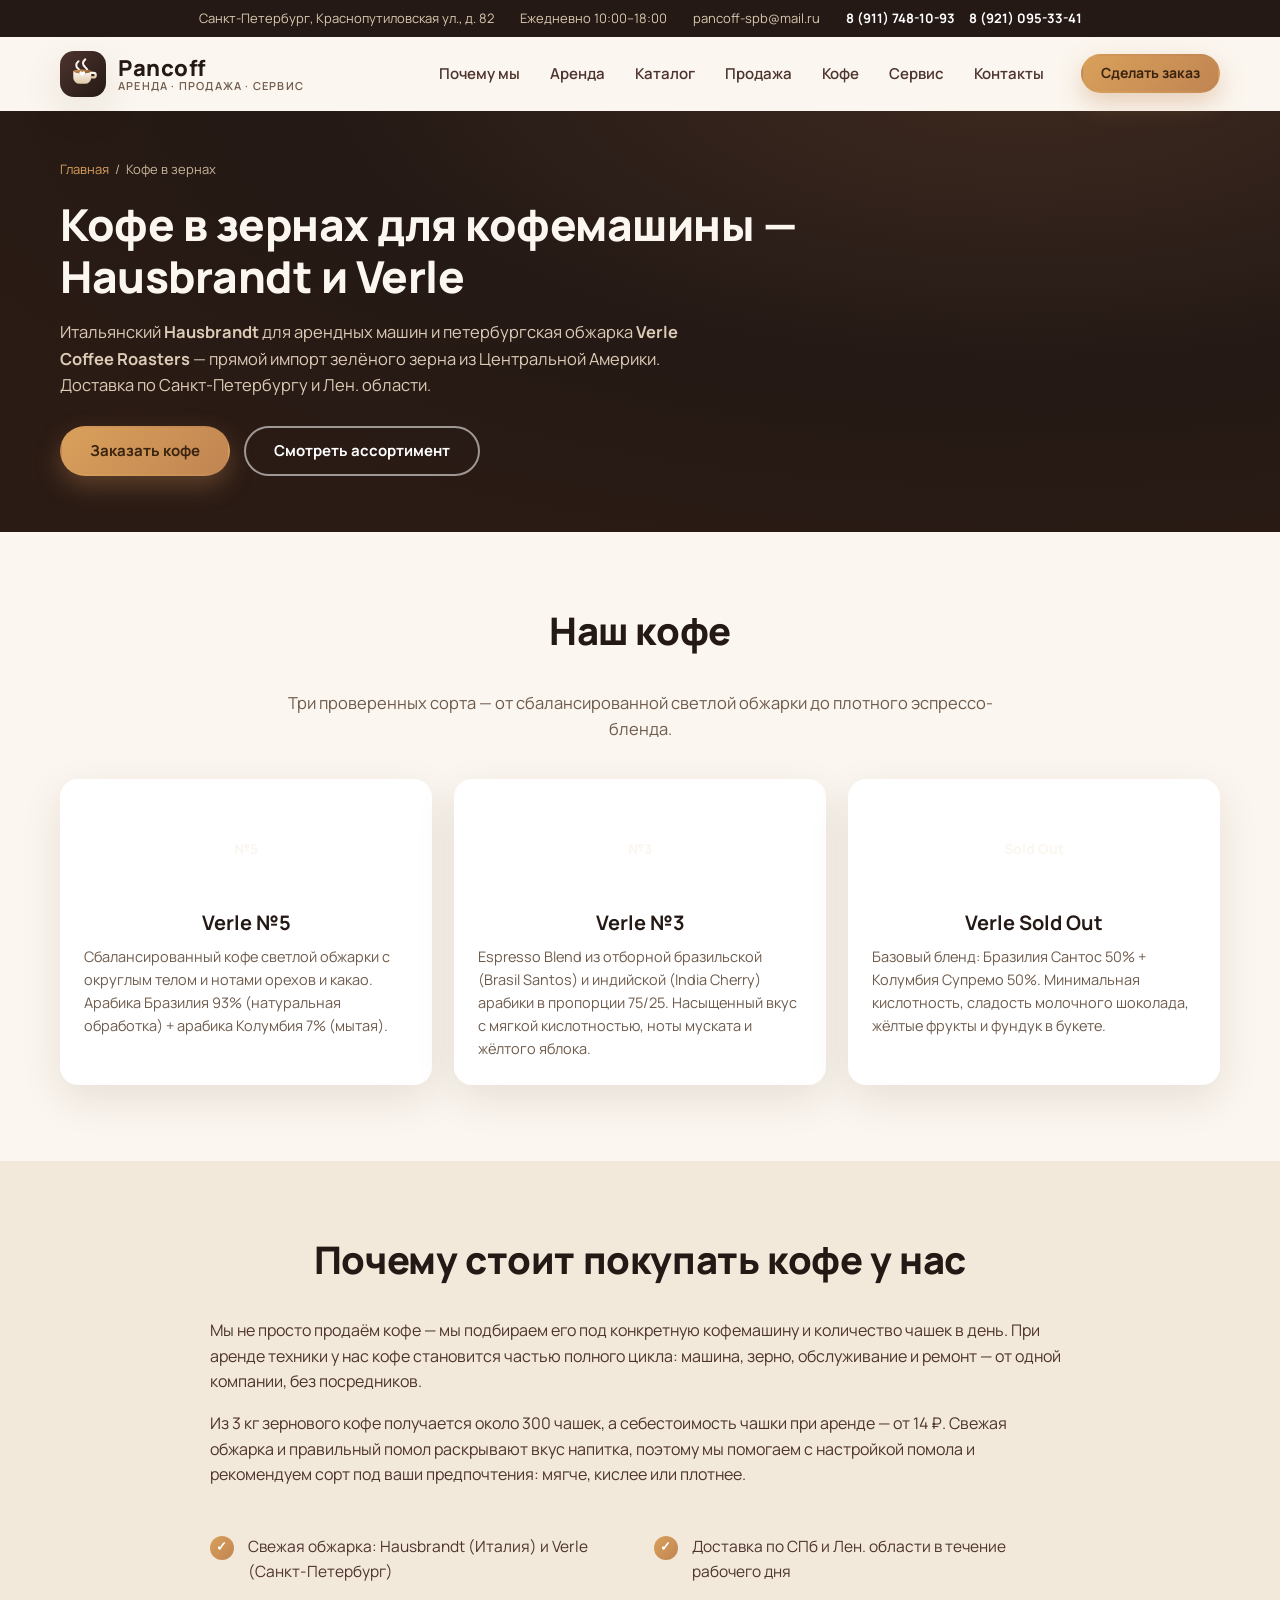
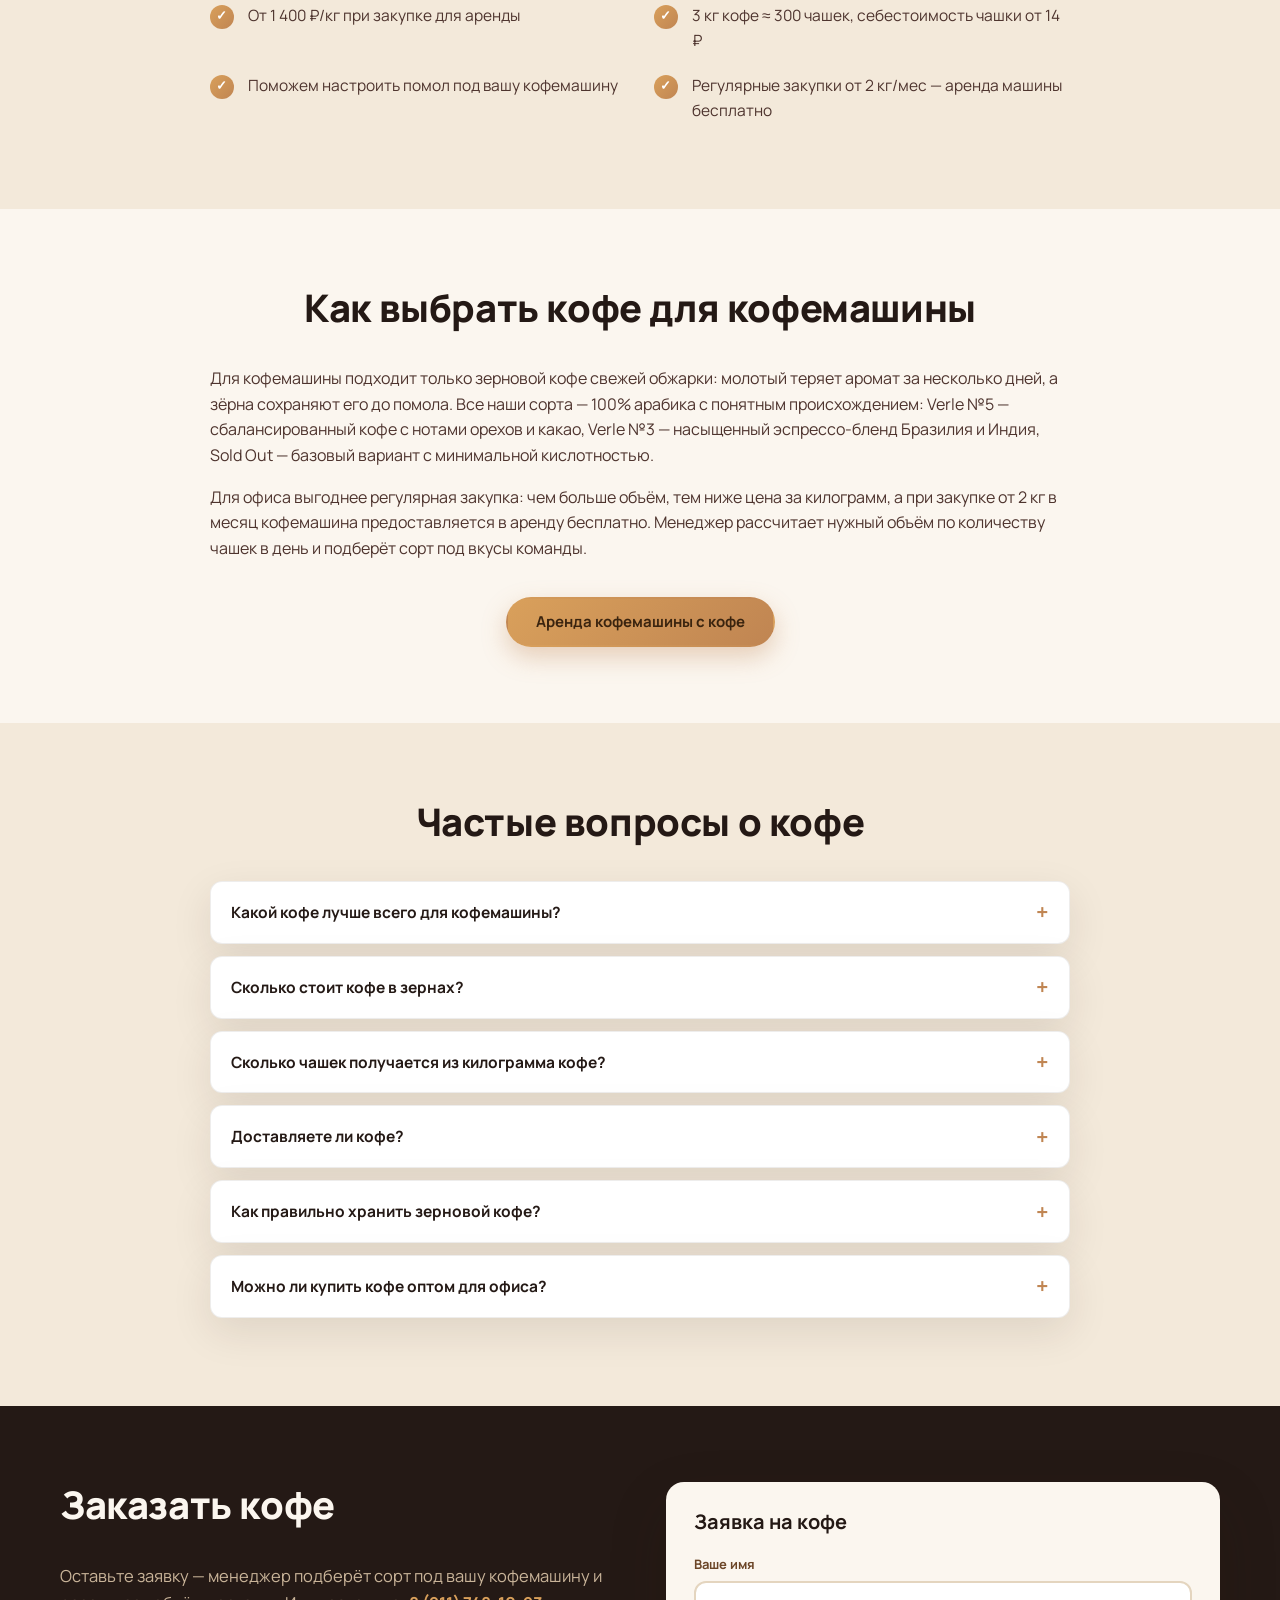
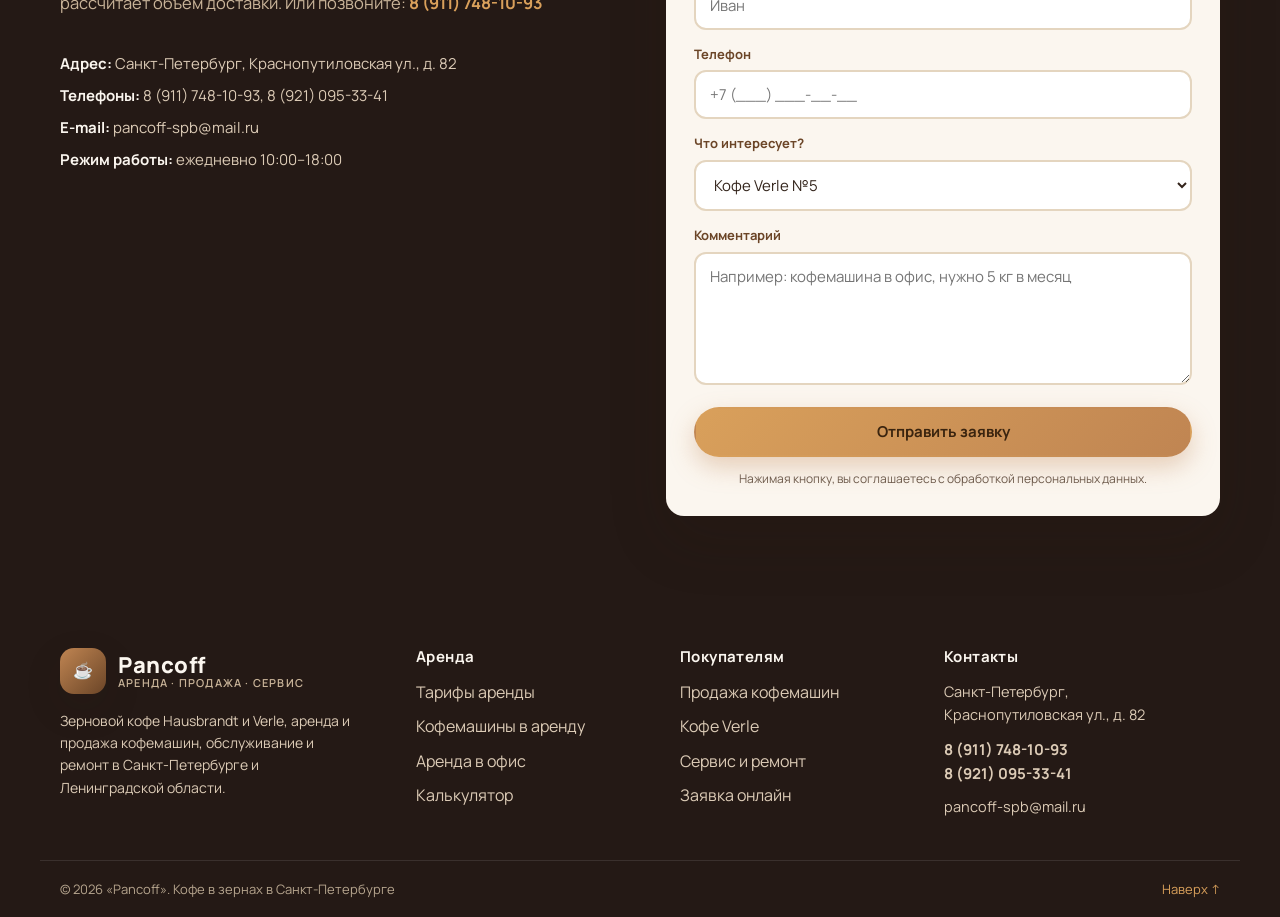
<file: coffee/index.html>
<!DOCTYPE html>
<html lang="ru">
<head>
  <meta charset="UTF-8">
  <meta name="viewport" content="width=device-width, initial-scale=1.0">
  <meta name="referrer" content="strict-origin-when-cross-origin">
  <meta http-equiv="Content-Security-Policy" content="default-src 'self'; script-src 'self'; style-src 'self'; img-src 'self' data:; font-src 'self'; connect-src https://formsubmit.co; object-src 'none'; base-uri 'self'; form-action 'self' mailto:">
  <title>Кофе в зернах Hausbrandt и Verle в Санкт-Петербурге — купить с доставкой | Pancoff</title>
  <meta name="description" content="Купить зерновой кофе Hausbrandt (Италия) и Verle Coffee Roasters (СПб) с доставкой по Санкт-Петербургу и Лен. области. От 1 400 ₽/кг при закупке для аренды. 8 (911) 748-10-93.">
  <meta name="keywords" content="кофе в зернах спб, купить кофе в зернах, кофе для кофемашины, hausbrandt спб, verle кофе, зерновой кофе оптом, кофе в офис">
  <link rel="canonical" href="https://mirtipl.github.io/pancoff-site/coffee/">
  <meta property="og:type" content="website">
  <meta property="og:locale" content="ru_RU">
  <meta property="og:title" content="Кофе в зернах Hausbrandt и Verle в Санкт-Петербурге">
  <meta property="og:description" content="Зерновой кофе для кофемашин с доставкой по СПб и Лен. области. Свежая обжарка, от 1 400 ₽/кг.">
  <meta property="og:url" content="https://mirtipl.github.io/pancoff-site/coffee/">
  <meta property="og:image" content="https://mirtipl.github.io/pancoff-site/images/rent/melitta-970-101.png">
  <link rel="icon" href="data:image/svg+xml,<svg xmlns='http://www.w3.org/2000/svg' viewBox='0 0 100 100'><text y='.9em' font-size='90'>☕</text></svg>">
  <link rel="stylesheet" href="../css/style.css?v=5">
  <script type="application/ld+json">
  {
    "@context": "https://schema.org",
    "@type": "LocalBusiness",
    "name": "Pancoff",
    "description": "Продажа зернового кофе Hausbrandt и Verle, аренда и продажа кофемашин, обслуживание и ремонт в Санкт-Петербурге и Ленинградской области.",
    "url": "https://mirtipl.github.io/pancoff-site/coffee/",
    "telephone": ["+79117481093", "+79210953341"],
    "email": "pancoff-spb@mail.ru",
    "image": "https://mirtipl.github.io/pancoff-site/images/rent/melitta-970-101.png",
    "address": {
      "@type": "PostalAddress",
      "streetAddress": "Краснопутиловская ул., д. 82",
      "addressLocality": "Санкт-Петербург",
      "addressCountry": "RU"
    },
    "openingHours": "Mo-Su 10:00-18:00"
  }
  </script>
  <script type="application/ld+json">
  {
    "@context": "https://schema.org",
    "@type": "FAQPage",
    "mainEntity": [
      {
        "@type": "Question",
        "name": "Какой кофе лучше всего для кофемашины?",
        "acceptedAnswer": { "@type": "Answer", "text": "Лучше всего — свежеобжаренный зерновой кофе без ароматизаторов. Мы предлагаем итальянский Hausbrandt для арендных машин и петербургскую обжарку Verle Coffee Roasters. Помол настраивается под вашу кофемашину." }
      },
      {
        "@type": "Question",
        "name": "Сколько стоит кофе в зернах?",
        "acceptedAnswer": { "@type": "Answer", "text": "При закупке для аренды кофе стоит от 1 400 ₽ за килограмм. Для арендных машин минимальный объём — от 2 кг в месяц с доставкой по СПб и Лен. области." }
      },
      {
        "@type": "Question",
        "name": "Сколько чашек получается из килограмма кофе?",
        "acceptedAnswer": { "@type": "Answer", "text": "Из 3 кг зернового кофе выходит около 300 чашек — то есть примерно 100 чашек из 1 кг. Себестоимость чашки при аренде — от 14 ₽." }
      },
      {
        "@type": "Question",
        "name": "Доставляете ли кофе?",
        "acceptedAnswer": { "@type": "Answer", "text": "Да, доставляем кофе по Санкт-Петербургу и Ленинградской области в течение рабочего дня." }
      },
      {
        "@type": "Question",
        "name": "Как правильно хранить зерновой кофе?",
        "acceptedAnswer": { "@type": "Answer", "text": "Храните кофе в сухом месте в герметичной таре, вдали от сильных запахов. Свежая обжарка сохраняет вкус лучше всего в первые 2–3 недели после обжаривания." }
      },
      {
        "@type": "Question",
        "name": "Можно ли купить кофе оптом для офиса?",
        "acceptedAnswer": { "@type": "Answer", "text": "Да, действует программа для офисов: регулярная закупка кофе от 2 кг в месяц позволяет получить кофемашину в аренду бесплатно, а чашка кофе обойдётся от 14 ₽." }
      }
    ]
  }
  </script>
</head>
<body>

  <!-- ====== TOP BAR ====== -->
  <div class="topbar">
    <div class="container topbar__inner">
      <span class="topbar__item">Санкт-Петербург, Краснопутиловская ул., д. 82</span>
      <span class="topbar__item topbar__hours">Ежедневно 10:00–18:00</span>
      <span class="topbar__item topbar__mail">
        <a href="mailto:pancoff-spb@mail.ru">pancoff-spb@mail.ru</a>
      </span>
      <span class="topbar__item topbar__phones">
        <a href="tel:+79117481093">8 (911) 748-10-93</a>
        <a href="tel:+79210953341">8 (921) 095-33-41</a>
      </span>
    </div>
  </div>

  <!-- ====== HEADER ====== -->
  <header class="header" id="header">
    <div class="container header__inner">
      <a class="logo" href="../index.html" aria-label="Pancoff — на главную">
        <span class="logo__cup" aria-hidden="true">
          <svg viewBox="0 0 48 48" width="36" height="36" fill="none">
            <defs>
              <linearGradient id="lgBody" x1="0" y1="0" x2="0" y2="1">
                <stop offset="0" stop-color="#FBF6EF"/>
                <stop offset="1" stop-color="#E0C9A8"/>
              </linearGradient>
              <linearGradient id="lgCoffee" x1="0" y1="0" x2="1" y2="1">
                <stop offset="0" stop-color="#D9A05B"/>
                <stop offset="1" stop-color="#7A4A26"/>
              </linearGradient>
            </defs>
            <g class="logo-steam">
              <path d="M18 7c-4 3.2-4 7.2 0 10.4s4 7.2 0 10.4" stroke="#FBF6EF" stroke-width="2.7" stroke-linecap="round"/>
              <path d="M27 4.5c-4 3.2-4 7.2 0 10.4s4 7.2 0 10.4" stroke="#FBF6EF" stroke-width="2.7" stroke-linecap="round"/>
            </g>
            <path d="M11 20h24v8.5a8.5 8.5 0 0 1-8.5 8.5h-7A8.5 8.5 0 0 1 11 28.5V20z" fill="url(#lgBody)"/>
            <path d="M35 22.5h3a3 3 0 0 1 0 6h-3" stroke="url(#lgBody)" stroke-width="2.9" stroke-linecap="round"/>
            <ellipse cx="23" cy="20.4" rx="12" ry="2.5" fill="url(#lgCoffee)"/>
            <path class="logo-heart" d="M23 21.4c-.7-1-2-1.5-3-.8-1 .7-1 2.2-.2 3l3.2 3 3.2-3c.8-.8.8-2.3-.2-3-1-.7-2.3-.2-3 .8z" fill="#fff"/>
          </svg>
        </span>
        <span class="logo__text">Pancoff<small>аренда · продажа · сервис</small></span>
      </a>

      <nav class="nav" id="nav" aria-label="Основное меню">
        <a href="../index.html#advantages" class="nav__link">Почему мы</a>
        <a href="../index.html#packages" class="nav__link">Аренда</a>
        <a href="../index.html#catalog" class="nav__link">Каталог</a>
        <a href="../prodazha/" class="nav__link">Продажа</a>
        <a href="#top" class="nav__link">Кофе</a>
        <a href="../remont/" class="nav__link">Сервис</a>
        <a href="../index.html#contacts" class="nav__link">Контакты</a>
        <div class="nav__extra">
          <div class="nav__phones">
            <a href="tel:+79117481093">8 (911) 748-10-93</a>
            <a href="tel:+79210953341">8 (921) 095-33-41</a>
          </div>
          <p class="nav__meta">Санкт-Петербург, Краснопутиловская ул., д. 82 · ежедневно 10:00–18:00 · pancoff-spb@mail.ru</p>
          <a href="#order" data-order data-tpl="coffee" data-subject="Другая тема и объём" class="btn btn--accent nav__cta">Сделать заказ</a>
        </div>
      </nav>
      <div class="nav-backdrop" id="navBackdrop" aria-hidden="true"></div>

      <div class="header__actions">
        <a href="#order" data-order data-tpl="coffee" data-subject="Другая тема и объём" class="btn btn--accent btn--sm header__cta">Сделать заказ</a>
        <button class="burger" id="burger" aria-label="Открыть меню" aria-expanded="false">
          <span></span><span></span><span></span>
        </button>
      </div>
    </div>
  </header>

  <main id="top">

    <!-- ====== PAGE HEAD ====== -->
    <section class="pagehead">
      <div class="container">
        <nav class="breadcrumb" aria-label="Хлебные крошки">
          <a href="../index.html">Главная</a>
          <span>/</span>
          <span>Кофе в зернах</span>
        </nav>
        <h1 class="pagehead__title">Кофе в зернах для кофемашины — Hausbrandt и Verle</h1>
        <p class="pagehead__sub">
          Итальянский <strong>Hausbrandt</strong> для арендных машин и петербургская обжарка
          <strong>Verle Coffee Roasters</strong> — прямой импорт зелёного зерна из Центральной Америки.
          Доставка по Санкт-Петербургу и Лен. области.
        </p>
        <div class="hero__actions pagehead__actions">
          <a href="#order" data-order data-tpl="coffee" data-subject="Другая тема и объём" class="btn btn--accent">Заказать кофе</a>
          <a href="#coffee" class="btn btn--ghost">Смотреть ассортимент</a>
        </div>
      </div>
    </section>

    <!-- ====== COFFEE GRID ====== -->
    <section class="section" id="coffee">
      <div class="container">
        <h2 class="section__title">Наш кофе</h2>
        <p class="section__lead">Три проверенных сорта — от сбалансированной светлой обжарки до плотного эспрессо-бленда.</p>
        <div class="coffee" id="coffeeGrid"><!-- JS --></div>
      </div>
    </section>

    <!-- ====== WHY US ====== -->
    <section class="section section--tint">
      <div class="container">
        <h2 class="section__title">Почему стоит покупать кофе у нас</h2>
        <div class="prose">
          <p>
            Мы не просто продаём кофе — мы подбираем его под конкретную кофемашину и количество чашек в день.
            При аренде техники у нас кофе становится частью полного цикла: машина, зерно, обслуживание и ремонт —
            от одной компании, без посредников.
          </p>
          <p>
            Из 3 кг зернового кофе получается около 300 чашек, а себестоимость чашки при аренде — от 14 ₽.
            Свежая обжарка и правильный помол раскрывают вкус напитка, поэтому мы помогаем с настройкой помола
            и рекомендуем сорт под ваши предпочтения: мягче, кислее или плотнее.
          </p>
        </div>
        <ul class="checklist checklist--2col">
          <li>Свежая обжарка: Hausbrandt (Италия) и Verle (Санкт-Петербург)</li>
          <li>Доставка по СПб и Лен. области в течение рабочего дня</li>
          <li>От 1 400 ₽/кг при закупке для аренды</li>
          <li>3 кг кофе ≈ 300 чашек, себестоимость чашки от 14 ₽</li>
          <li>Поможем настроить помол под вашу кофемашину</li>
          <li>Регулярные закупки от 2 кг/мес — аренда машины бесплатно</li>
        </ul>
      </div>
    </section>

    <!-- ====== HOW TO CHOOSE ====== -->
    <section class="section">
      <div class="container">
        <h2 class="section__title">Как выбрать кофе для кофемашины</h2>
        <div class="prose">
          <p>
            Для кофемашины подходит только зерновой кофе свежей обжарки: молотый теряет аромат за несколько дней,
            а зёрна сохраняют его до помола. Все наши сорта — 100% арабика с понятным происхождением:
            Verle №5 — сбалансированный кофе с нотами орехов и какао, Verle №3 — насыщенный эспрессо-бленд
            Бразилия и Индия, Sold Out — базовый вариант с минимальной кислотностью.
          </p>
          <p>
            Для офиса выгоднее регулярная закупка: чем больше объём, тем ниже цена за килограмм, а при закупке
            от 2 кг в месяц кофемашина предоставляется в аренду бесплатно. Менеджер рассчитает нужный объём
            по количеству чашек в день и подберёт сорт под вкусы команды.
          </p>
        </div>
        <div class="center-cta">
          <a class="btn btn--accent" href="../arenda-v-ofis/">Аренда кофемашины с кофе</a>
        </div>
      </div>
    </section>

    <!-- ====== FAQ ====== -->
    <section class="section section--tint" id="faq">
      <div class="container">
        <h2 class="section__title">Частые вопросы о кофе</h2>
        <div class="faq">
          <details>
            <summary>Какой кофе лучше всего для кофемашины?</summary>
            <p>Лучше всего — свежеобжаренный зерновой кофе без ароматизаторов. Мы предлагаем итальянский Hausbrandt для арендных машин и петербургскую обжарку Verle Coffee Roasters. Помол настраивается под вашу кофемашину.</p>
          </details>
          <details>
            <summary>Сколько стоит кофе в зернах?</summary>
            <p>При закупке для аренды кофе стоит от 1 400 ₽ за килограмм. Для арендных машин минимальный объём — от 2 кг в месяц с доставкой по СПб и Лен. области.</p>
          </details>
          <details>
            <summary>Сколько чашек получается из килограмма кофе?</summary>
            <p>Из 3 кг зернового кофе выходит около 300 чашек — то есть примерно 100 чашек из 1 кг. Себестоимость чашки при аренде — от 14 ₽.</p>
          </details>
          <details>
            <summary>Доставляете ли кофе?</summary>
            <p>Да, доставляем кофе по Санкт-Петербургу и Ленинградской области в течение рабочего дня.</p>
          </details>
          <details>
            <summary>Как правильно хранить зерновой кофе?</summary>
            <p>Храните кофе в сухом месте в герметичной таре, вдали от сильных запахов. Свежая обжарка сохраняет вкус лучше всего в первые 2–3 недели после обжаривания.</p>
          </details>
          <details>
            <summary>Можно ли купить кофе оптом для офиса?</summary>
            <p>Да, действует программа для офисов: регулярная закупка кофе от 2 кг в месяц позволяет получить кофемашину в аренду бесплатно, а чашка кофе обойдётся от 14 ₽.</p>
          </details>
        </div>
      </div>
    </section>

    <!-- ====== ORDER ====== -->
    <section class="section section--dark" id="order">
      <div class="container order">
        <div class="order__text">
          <h2 class="section__title section__title--left section__title--light">Заказать кофе</h2>
          <p class="section__lead section__lead--left section__lead--light">
            Оставьте заявку — менеджер подберёт сорт под вашу кофемашину и рассчитает объём доставки.
            Или позвоните: <a class="order__phone" href="tel:+79117481093">8 (911) 748-10-93</a>
          </p>
          <ul class="order__contacts">
            <li><b>Адрес:</b> Санкт-Петербург, Краснопутиловская ул., д. 82</li>
            <li><b>Телефоны:</b> 8 (911) 748-10-93, 8 (921) 095-33-41</li>
            <li><b>E-mail:</b> pancoff-spb@mail.ru</li>
            <li><b>Режим работы:</b> ежедневно 10:00–18:00</li>
          </ul>
        </div>
        <form class="form" id="orderForm" novalidate>
          <h3 class="form__title">Заявка на кофе</h3>
          <label class="field">
            <span>Ваше имя</span>
            <input type="text" name="name" placeholder="Иван" autocomplete="name" maxlength="100" required>
          </label>
          <label class="field">
            <span>Телефон</span>
            <input type="tel" name="phone" placeholder="+7 (___) ___-__-__" autocomplete="tel" maxlength="24" required>
          </label>
          <label class="field">
            <span>Что интересует?</span>
            <select name="subject">
              <option>Кофе Verle №5</option>
              <option>Кофе Verle №3</option>
              <option>Кофе Verle Sold Out</option>
              <option>Кофе Hausbrandt для аренды</option>
              <option>Нужна помощь с выбором</option>
            </select>
          </label>
          <label class="field">
            <span>Комментарий</span>
            <textarea name="message" rows="5" placeholder="Например: кофемашина в офис, нужно 5 кг в месяц"></textarea>
          </label>
          <button type="submit" class="btn btn--accent btn--block">Отправить заявку</button>
          <p class="form__note">Нажимая кнопку, вы соглашаетесь с обработкой персональных данных.</p>
          <div class="form__done" role="status">
            <div class="big">☕</div>
            <h4>Спасибо! Заявка сформирована</h4>
            <p>Заявка отправлена на почту — мы свяжемся с вами.</p>
            <a class="form__mailto" href="#">Открыть письмо в почтовом клиенте →</a>
            <p class="form__reset">Форма снова станет доступна через 5 секунд…</p>
          </div>
        </form>
      </div>
    </section>

  </main>

  <!-- ====== FOOTER ====== -->
  <footer class="footer" id="contacts">
    <div class="container footer__grid">
      <div class="footer__col">
        <a class="logo logo--light" href="../index.html">
          <span class="logo__cup" aria-hidden="true">☕</span>
          <span class="logo__text">Pancoff<small>аренда · продажа · сервис</small></span>
        </a>
        <p class="footer__about">Зерновой кофе Hausbrandt и Verle, аренда и продажа кофемашин, обслуживание и ремонт в Санкт-Петербурге и Ленинградской области.</p>
      </div>
      <div class="footer__col">
        <h4>Аренда</h4>
        <ul class="footer__links">
          <li><a href="../index.html#packages">Тарифы аренды</a></li>
          <li><a href="../index.html#catalog">Кофемашины в аренду</a></li>
          <li><a href="../arenda-v-ofis/">Аренда в офис</a></li>
          <li><a href="../index.html#calc">Калькулятор</a></li>
        </ul>
      </div>
      <div class="footer__col">
        <h4>Покупателям</h4>
        <ul class="footer__links">
          <li><a href="../prodazha/">Продажа кофемашин</a></li>
          <li><a href="#top">Кофе Verle</a></li>
          <li><a href="../remont/">Сервис и ремонт</a></li>
          <li><a href="#order" data-order data-tpl="coffee" data-subject="Другая тема и объём">Заявка онлайн</a></li>
        </ul>
      </div>
      <div class="footer__col">
        <h4>Контакты</h4>
        <address class="footer__address">
          Санкт-Петербург,<br>Краснопутиловская ул., д. 82
        </address>
        <p class="footer__phones">
          <a href="tel:+79117481093">8 (911) 748-10-93</a><br>
          <a href="tel:+79210953341">8 (921) 095-33-41</a>
        </p>
        <a class="footer__mail" href="mailto:pancoff-spb@mail.ru">pancoff-spb@mail.ru</a>
      </div>
    </div>
    <div class="container footer__bottom">
      <span>© 2026 «Pancoff». Кофе в зернах в Санкт-Петербурге</span>
      <a href="#top">Наверх ↑</a>
    </div>
  </footer>

  <script src="../js/main.js?v=5"></script>
</body>
</html>
</file>
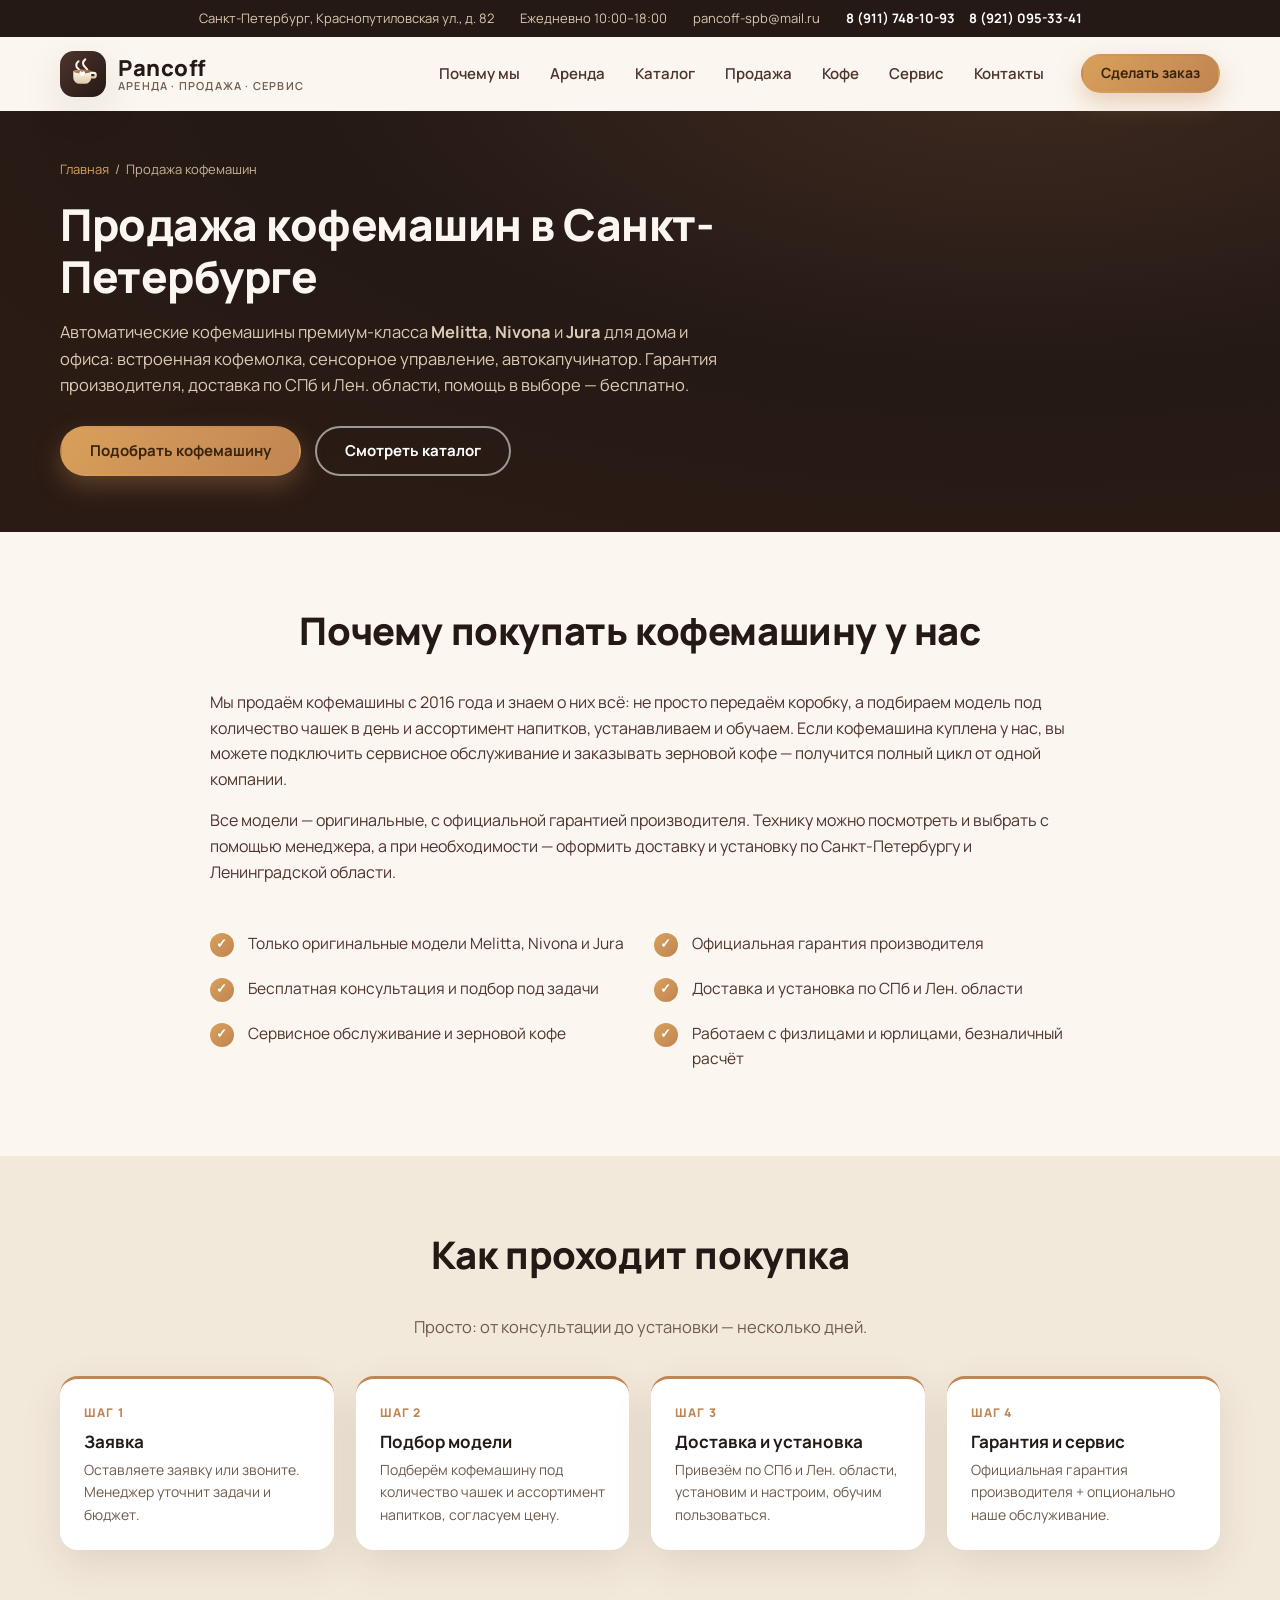
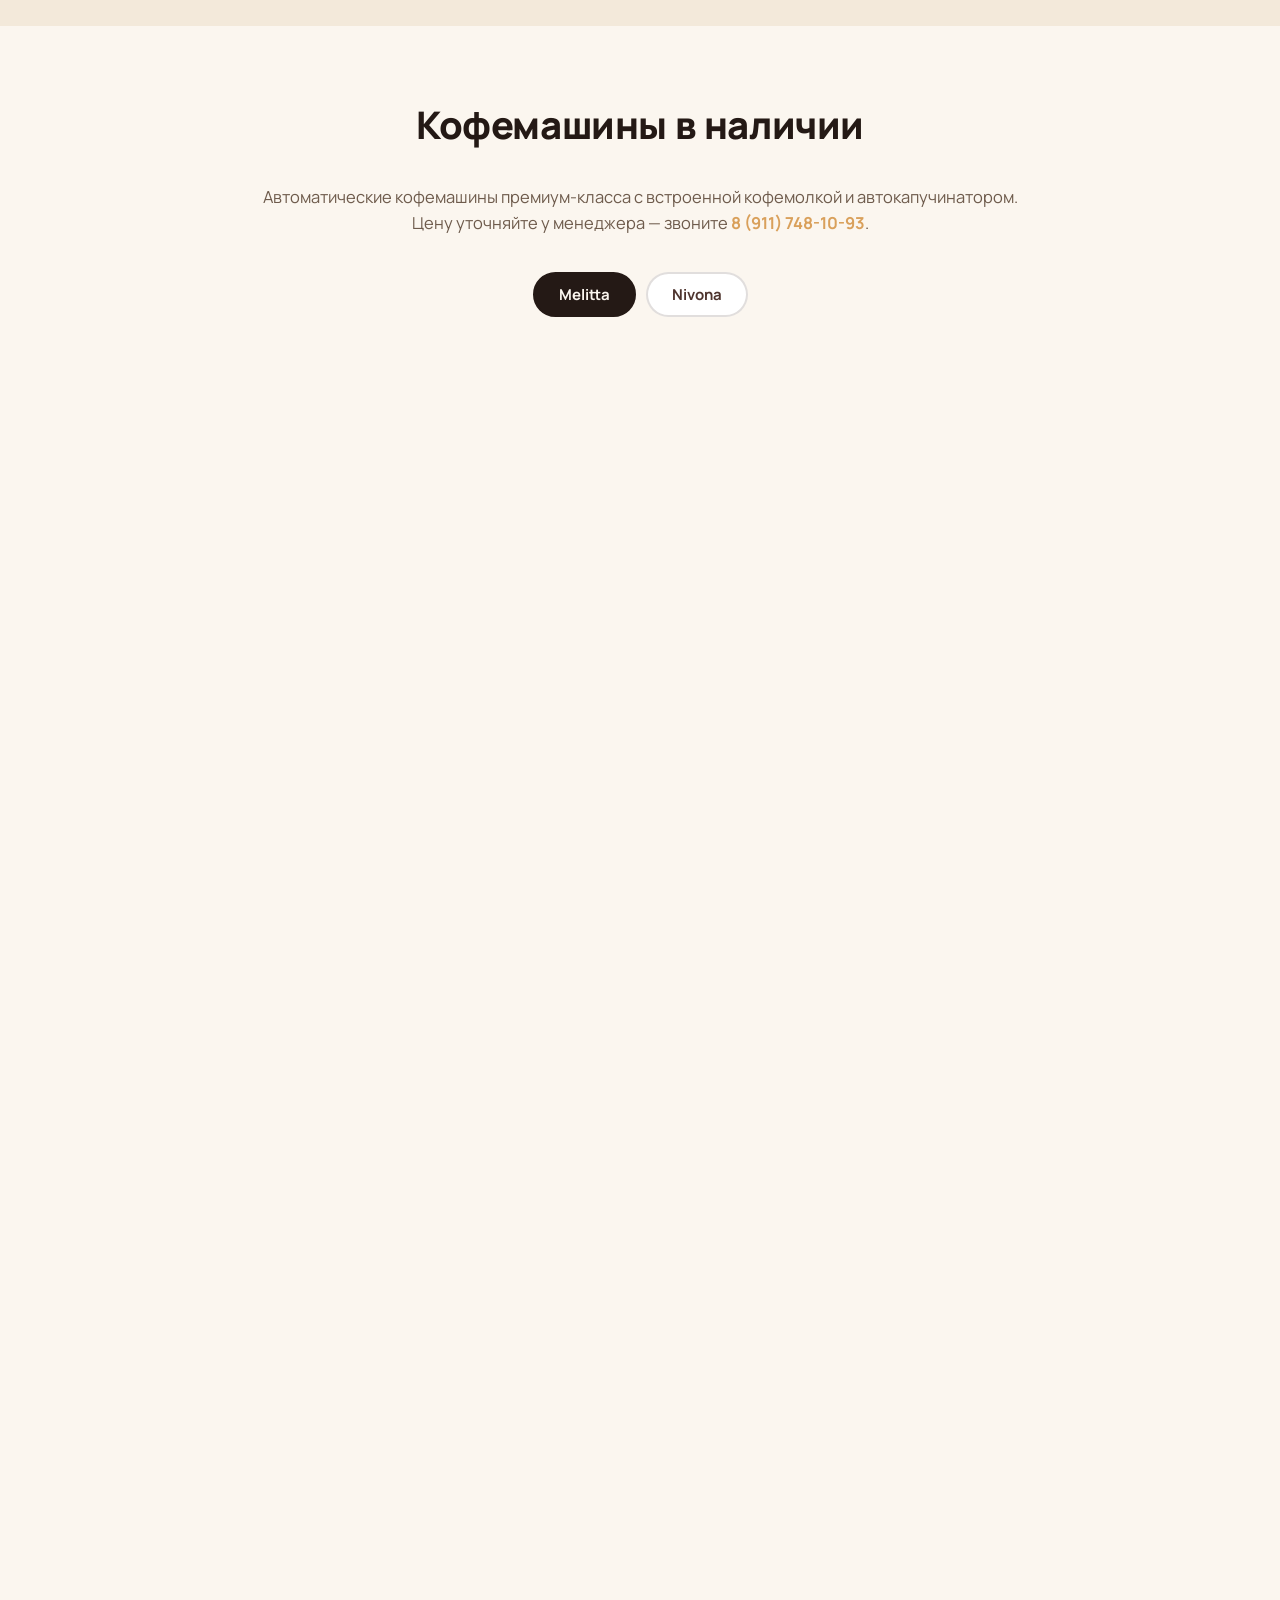
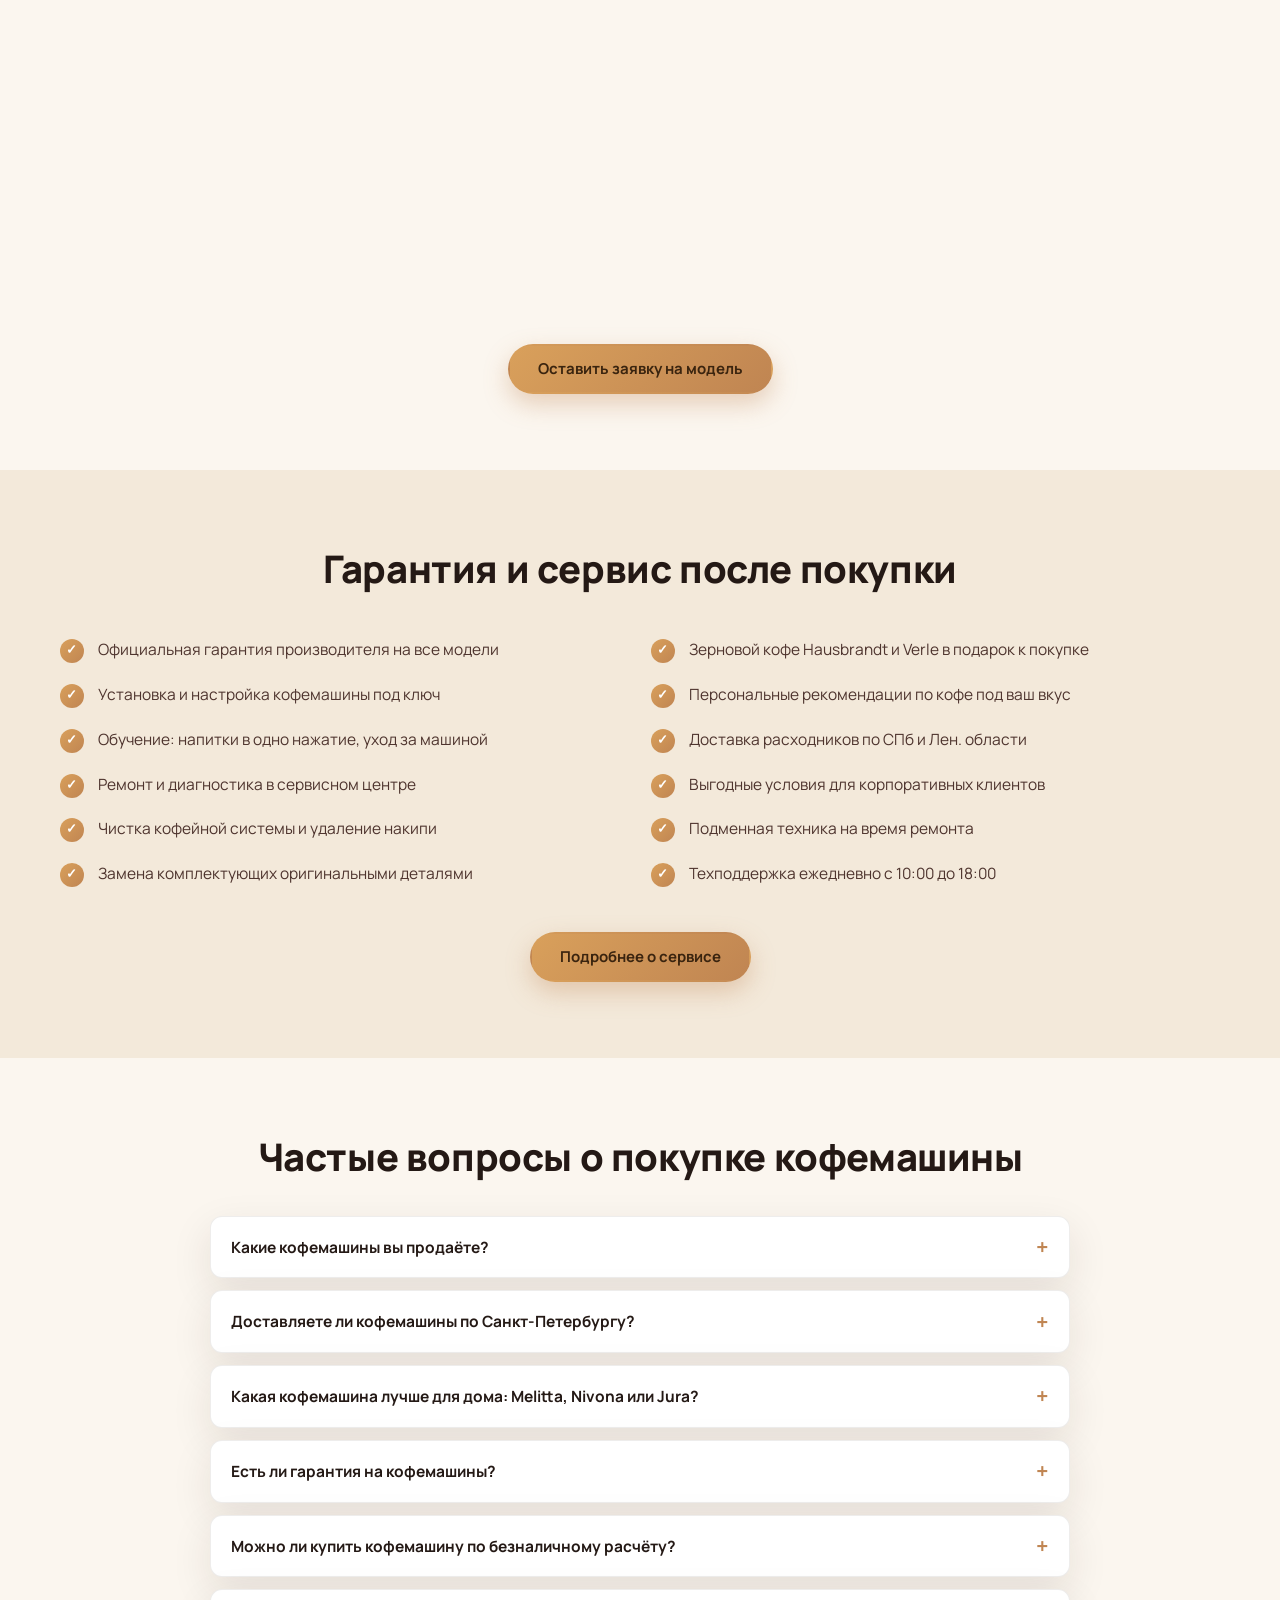
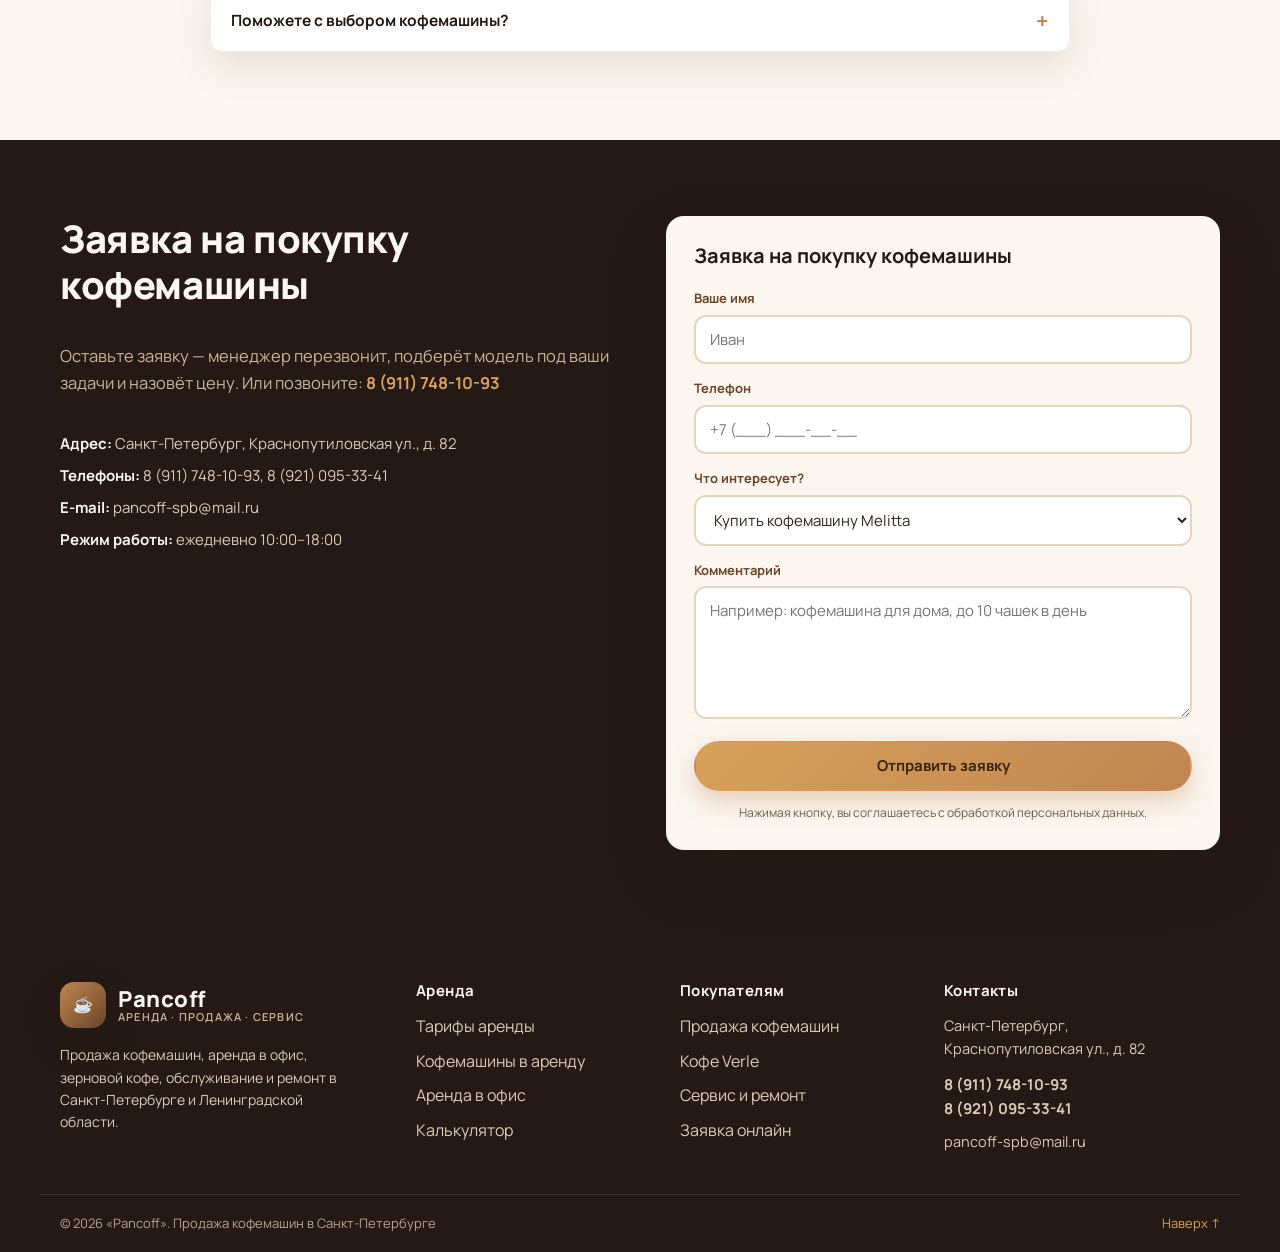
<file: prodazha/index.html>
<!DOCTYPE html>
<html lang="ru">
<head>
  <meta charset="UTF-8">
  <meta name="viewport" content="width=device-width, initial-scale=1.0">
  <meta name="referrer" content="strict-origin-when-cross-origin">
  <meta http-equiv="Content-Security-Policy" content="default-src 'self'; script-src 'self'; style-src 'self'; img-src 'self' data:; font-src 'self'; connect-src https://formsubmit.co; object-src 'none'; base-uri 'self'; form-action 'self' mailto:">
  <title>Продажа кофемашин Melitta, Nivona и Jura в Санкт-Петербурге — гарантия и доставка | Pancoff</title>
  <meta name="description" content="Купить кофемашину Melitta, Nivona или Jura в СПб и Лен. области. Премиум-класс, гарантия производителя, доставка и установка. Поможем с выбором — звоните: 8 (911) 748-10-93.">
  <meta name="keywords" content="продажа кофемашин спб, купить кофемашину melitta, купить кофемашину jura, купить кофемашину nivona, кофемашина санкт-петербург, кофемашины премиум">
  <link rel="canonical" href="https://mirtipl.github.io/pancoff-site/prodazha/">
  <meta property="og:type" content="website">
  <meta property="og:locale" content="ru_RU">
  <meta property="og:title" content="Продажа кофемашин Melitta, Nivona и Jura в Санкт-Петербурге">
  <meta property="og:description" content="Автоматические кофемашины премиум-класса с гарантией производителя, доставкой и установкой по СПб и Лен. области.">
  <meta property="og:url" content="https://mirtipl.github.io/pancoff-site/prodazha/">
  <meta property="og:image" content="https://mirtipl.github.io/pancoff-site/images/sale/melitta-730-201.png">
  <link rel="icon" href="data:image/svg+xml,<svg xmlns='http://www.w3.org/2000/svg' viewBox='0 0 100 100'><text y='.9em' font-size='90'>☕</text></svg>">
  <link rel="stylesheet" href="../css/style.css?v=5">
  <script type="application/ld+json">
  {
    "@context": "https://schema.org",
    "@type": "LocalBusiness",
    "name": "Pancoff",
    "description": "Продажа кофемашин Melitta, Nivona и Jura, аренда кофемашин, зерновой кофе, обслуживание и ремонт в Санкт-Петербурге и Ленинградской области.",
    "url": "https://mirtipl.github.io/pancoff-site/prodazha/",
    "telephone": ["+79117481093", "+79210953341"],
    "email": "pancoff-spb@mail.ru",
    "image": "https://mirtipl.github.io/pancoff-site/images/sale/melitta-730-201.png",
    "address": {
      "@type": "PostalAddress",
      "streetAddress": "Краснопутиловская ул., д. 82",
      "addressLocality": "Санкт-Петербург",
      "addressCountry": "RU"
    },
    "openingHours": "Mo-Su 10:00-18:00"
  }
  </script>
  <script type="application/ld+json">
  {
    "@context": "https://schema.org",
    "@type": "FAQPage",
    "mainEntity": [
      {
        "@type": "Question",
        "name": "Какие кофемашины вы продаёте?",
        "acceptedAnswer": { "@type": "Answer", "text": "Мы продаём автоматические кофемашины премиум-класса Melitta, Nivona и Jura для дома и офиса: встроенная кофемолка, сенсорное управление, автокапучинатор. Вся техника — с гарантией производителя." }
      },
      {
        "@type": "Question",
        "name": "Доставляете ли кофемашины по Санкт-Петербургу?",
        "acceptedAnswer": { "@type": "Answer", "text": "Да, доставляем по Санкт-Петербургу и Ленинградской области. Поможем с установкой и настройкой кофемашины, обучим пользоваться напитками в одно нажатие." }
      },
      {
        "@type": "Question",
        "name": "Какая кофемашина лучше для дома: Melitta, Nivona или Jura?",
        "acceptedAnswer": { "@type": "Answer", "text": "Все три бренда предлагают суперавтоматы со встроенной кофемолкой. Jura — швейцарское качество и максимальное число напитков, Melitta — надёжность и разумная цена, Nivona — удобное сенсорное управление. Менеджер поможет выбрать модель под ваши задачи и бюджет." }
      },
      {
        "@type": "Question",
        "name": "Есть ли гарантия на кофемашины?",
        "acceptedAnswer": { "@type": "Answer", "text": "Да, на все кофемашины действует официальная гарантия производителя. Также вы можете подключить наше сервисное обслуживание — чистку, удаление накипи и профилактику механизмов." }
      },
      {
        "@type": "Question",
        "name": "Можно ли купить кофемашину в рассрочку или по безналичному расчёту?",
        "acceptedAnswer": { "@type": "Answer", "text": "Работаем с юридическими и физическими лицами, принимаем безналичную оплату. Условия рассрочки уточняйте у менеджера по телефону 8 (911) 748-10-93." }
      },
      {
        "@type": "Question",
        "name": "Поможете с выбором кофемашины?",
        "acceptedAnswer": { "@type": "Answer", "text": "Да, подберём модель под количество чашек в день, ассортимент напитков и бюджет. Оставьте заявку — менеджер перезвонит и проконсультирует." }
      }
    ]
  }
  </script>
</head>
<body>

  <!-- ====== TOP BAR ====== -->
  <div class="topbar">
    <div class="container topbar__inner">
      <span class="topbar__item">Санкт-Петербург, Краснопутиловская ул., д. 82</span>
      <span class="topbar__item topbar__hours">Ежедневно 10:00–18:00</span>
      <span class="topbar__item topbar__mail">
        <a href="mailto:pancoff-spb@mail.ru">pancoff-spb@mail.ru</a>
      </span>
      <span class="topbar__item topbar__phones">
        <a href="tel:+79117481093">8 (911) 748-10-93</a>
        <a href="tel:+79210953341">8 (921) 095-33-41</a>
      </span>
    </div>
  </div>

  <!-- ====== HEADER ====== -->
  <header class="header" id="header">
    <div class="container header__inner">
      <a class="logo" href="../index.html" aria-label="Pancoff — на главную">
        <span class="logo__cup" aria-hidden="true">
          <svg viewBox="0 0 48 48" width="36" height="36" fill="none">
            <defs>
              <linearGradient id="lgBody" x1="0" y1="0" x2="0" y2="1">
                <stop offset="0" stop-color="#FBF6EF"/>
                <stop offset="1" stop-color="#E0C9A8"/>
              </linearGradient>
              <linearGradient id="lgCoffee" x1="0" y1="0" x2="1" y2="1">
                <stop offset="0" stop-color="#D9A05B"/>
                <stop offset="1" stop-color="#7A4A26"/>
              </linearGradient>
            </defs>
            <g class="logo-steam">
              <path d="M18 7c-4 3.2-4 7.2 0 10.4s4 7.2 0 10.4" stroke="#FBF6EF" stroke-width="2.7" stroke-linecap="round"/>
              <path d="M27 4.5c-4 3.2-4 7.2 0 10.4s4 7.2 0 10.4" stroke="#FBF6EF" stroke-width="2.7" stroke-linecap="round"/>
            </g>
            <path d="M11 20h24v8.5a8.5 8.5 0 0 1-8.5 8.5h-7A8.5 8.5 0 0 1 11 28.5V20z" fill="url(#lgBody)"/>
            <path d="M35 22.5h3a3 3 0 0 1 0 6h-3" stroke="url(#lgBody)" stroke-width="2.9" stroke-linecap="round"/>
            <ellipse cx="23" cy="20.4" rx="12" ry="2.5" fill="url(#lgCoffee)"/>
            <path class="logo-heart" d="M23 21.4c-.7-1-2-1.5-3-.8-1 .7-1 2.2-.2 3l3.2 3 3.2-3c.8-.8.8-2.3-.2-3-1-.7-2.3-.2-3 .8z" fill="#fff"/>
          </svg>
        </span>
        <span class="logo__text">Pancoff<small>аренда · продажа · сервис</small></span>
      </a>

      <nav class="nav" id="nav" aria-label="Основное меню">
        <a href="../index.html#advantages" class="nav__link">Почему мы</a>
        <a href="../index.html#packages" class="nav__link">Аренда</a>
        <a href="../index.html#catalog" class="nav__link">Каталог</a>
        <a href="#top" class="nav__link">Продажа</a>
        <a href="../coffee/" class="nav__link">Кофе</a>
        <a href="../remont/" class="nav__link">Сервис</a>
        <a href="../index.html#contacts" class="nav__link">Контакты</a>
        <div class="nav__extra">
          <div class="nav__phones">
            <a href="tel:+79117481093">8 (911) 748-10-93</a>
            <a href="tel:+79210953341">8 (921) 095-33-41</a>
          </div>
          <p class="nav__meta">Санкт-Петербург, Краснопутиловская ул., д. 82 · ежедневно 10:00–18:00 · pancoff-spb@mail.ru</p>
          <a href="#order" data-order data-tpl="buy" data-subject="Покупка кофемашины Melitta" class="btn btn--accent nav__cta">Сделать заказ</a>
        </div>
      </nav>
      <div class="nav-backdrop" id="navBackdrop" aria-hidden="true"></div>

      <div class="header__actions">
        <a href="#order" data-order data-tpl="buy" data-subject="Покупка кофемашины Melitta" class="btn btn--accent btn--sm header__cta">Сделать заказ</a>
        <button class="burger" id="burger" aria-label="Открыть меню" aria-expanded="false">
          <span></span><span></span><span></span>
        </button>
      </div>
    </div>
  </header>

  <main id="top">

    <!-- ====== PAGE HEAD ====== -->
    <section class="pagehead">
      <div class="container">
        <nav class="breadcrumb" aria-label="Хлебные крошки">
          <a href="../index.html">Главная</a>
          <span>/</span>
          <span>Продажа кофемашин</span>
        </nav>
        <h1 class="pagehead__title">Продажа кофемашин в Санкт-Петербурге</h1>
        <p class="pagehead__sub">
          Автоматические кофемашины премиум-класса <strong>Melitta</strong>, <strong>Nivona</strong> и <strong>Jura</strong>
          для дома и офиса: встроенная кофемолка, сенсорное управление, автокапучинатор. Гарантия производителя,
          доставка по СПб и Лен. области, помощь в выборе — бесплатно.
        </p>
        <div class="hero__actions pagehead__actions">
          <a href="#order" data-order data-tpl="buy" data-subject="Покупка кофемашины Melitta" class="btn btn--accent">Подобрать кофемашину</a>
          <a href="#catalog" class="btn btn--ghost">Смотреть каталог</a>
        </div>
      </div>
    </section>

    <!-- ====== WHY US ====== -->
    <section class="section">
      <div class="container">
        <h2 class="section__title">Почему покупать кофемашину у нас</h2>
        <div class="prose">
          <p>
            Мы продаём кофемашины с 2016 года и знаем о них всё: не просто передаём коробку, а подбираем модель
            под количество чашек в день и ассортимент напитков, устанавливаем и обучаем. Если кофемашина куплена у нас,
            вы можете подключить сервисное обслуживание и заказывать зерновой кофе — получится полный цикл от одной компании.
          </p>
          <p>
            Все модели — оригинальные, с официальной гарантией производителя. Технику можно посмотреть и выбрать с помощью
            менеджера, а при необходимости — оформить доставку и установку по Санкт-Петербургу и Ленинградской области.
          </p>
        </div>
        <ul class="checklist checklist--2col">
          <li>Только оригинальные модели Melitta, Nivona и Jura</li>
          <li>Официальная гарантия производителя</li>
          <li>Бесплатная консультация и подбор под задачи</li>
          <li>Доставка и установка по СПб и Лен. области</li>
          <li>Сервисное обслуживание и зерновой кофе</li>
          <li>Работаем с физлицами и юрлицами, безналичный расчёт</li>
        </ul>
      </div>
    </section>

    <!-- ====== HOW IT WORKS ====== -->
    <section class="section section--tint">
      <div class="container">
        <h2 class="section__title">Как проходит покупка</h2>
        <p class="section__lead">Просто: от консультации до установки — несколько дней.</p>
        <div class="steps">
          <div class="step">
            <div class="step__num">Шаг 1</div>
            <h3>Заявка</h3>
            <p>Оставляете заявку или звоните. Менеджер уточнит задачи и бюджет.</p>
          </div>
          <div class="step">
            <div class="step__num">Шаг 2</div>
            <h3>Подбор модели</h3>
            <p>Подберём кофемашину под количество чашек и ассортимент напитков, согласуем цену.</p>
          </div>
          <div class="step">
            <div class="step__num">Шаг 3</div>
            <h3>Доставка и установка</h3>
            <p>Привезём по СПб и Лен. области, установим и настроим, обучим пользоваться.</p>
          </div>
          <div class="step">
            <div class="step__num">Шаг 4</div>
            <h3>Гарантия и сервис</h3>
            <p>Официальная гарантия производителя + опционально наше обслуживание.</p>
          </div>
        </div>
      </div>
    </section>

    <!-- ====== SALE CATALOG ====== -->
    <section class="section" id="catalog">
      <div class="container">
        <h2 class="section__title">Кофемашины в наличии</h2>
        <p class="section__lead">
          Автоматические кофемашины премиум-класса с встроенной кофемолкой и автокапучинатором.
          Цену уточняйте у менеджера — звоните <a class="order__phone" href="tel:+79117481093">8 (911) 748-10-93</a>.
        </p>
        <div class="tabs" role="tablist" id="saleTabs"><!-- JS --></div>
        <div class="catalog catalog--sale" id="saleGrid"><!-- JS --></div>
        <div class="center-cta">
          <a class="btn btn--accent" href="#order" data-order data-tpl="buy" data-subject="Покупка кофемашины Melitta">Оставить заявку на модель</a>
        </div>
      </div>
    </section>

    <!-- ====== WARRANTY & SERVICE ====== -->
    <section class="section section--tint">
      <div class="container">
        <h2 class="section__title">Гарантия и сервис после покупки</h2>
        <div class="grid grid--2">
          <ul class="checklist">
            <li>Официальная гарантия производителя на все модели</li>
            <li>Установка и настройка кофемашины под ключ</li>
            <li>Обучение: напитки в одно нажатие, уход за машиной</li>
            <li>Ремонт и диагностика в сервисном центре</li>
            <li>Чистка кофейной системы и удаление накипи</li>
            <li>Замена комплектующих оригинальными деталями</li>
          </ul>
          <ul class="checklist">
            <li>Зерновой кофе Hausbrandt и Verle в подарок к покупке</li>
            <li>Персональные рекомендации по кофе под ваш вкус</li>
            <li>Доставка расходников по СПб и Лен. области</li>
            <li>Выгодные условия для корпоративных клиентов</li>
            <li>Подменная техника на время ремонта</li>
            <li>Техподдержка ежедневно с 10:00 до 18:00</li>
          </ul>
        </div>
        <div class="center-cta">
          <a class="btn btn--accent" href="../index.html#service">Подробнее о сервисе</a>
        </div>
      </div>
    </section>

    <!-- ====== FAQ ====== -->
    <section class="section" id="faq">
      <div class="container">
        <h2 class="section__title">Частые вопросы о покупке кофемашины</h2>
        <div class="faq">
          <details>
            <summary>Какие кофемашины вы продаёте?</summary>
            <p>Мы продаём автоматические кофемашины премиум-класса Melitta, Nivona и Jura для дома и офиса: встроенная кофемолка, сенсорное управление, автокапучинатор. Вся техника — с гарантией производителя.</p>
          </details>
          <details>
            <summary>Доставляете ли кофемашины по Санкт-Петербургу?</summary>
            <p>Да, доставляем по Санкт-Петербургу и Ленинградской области. Поможем с установкой и настройкой кофемашины, обучим пользоваться напитками в одно нажатие.</p>
          </details>
          <details>
            <summary>Какая кофемашина лучше для дома: Melitta, Nivona или Jura?</summary>
            <p>Все три бренда предлагают суперавтоматы со встроенной кофемолкой. Jura — швейцарское качество и максимальное число напитков, Melitta — надёжность и разумная цена, Nivona — удобное сенсорное управление. Менеджер поможет выбрать модель под ваши задачи и бюджет.</p>
          </details>
          <details>
            <summary>Есть ли гарантия на кофемашины?</summary>
            <p>Да, на все кофемашины действует официальная гарантия производителя. Также вы можете подключить наше сервисное обслуживание — чистку, удаление накипи и профилактику механизмов.</p>
          </details>
          <details>
            <summary>Можно ли купить кофемашину по безналичному расчёту?</summary>
            <p>Работаем с юридическими и физическими лицами, принимаем безналичную оплату. Условия оплаты уточняйте у менеджера по телефону 8 (911) 748-10-93.</p>
          </details>
          <details>
            <summary>Поможете с выбором кофемашины?</summary>
            <p>Да, подберём модель под количество чашек в день, ассортимент напитков и бюджет. Оставьте заявку — менеджер перезвонит и проконсультирует.</p>
          </details>
        </div>
      </div>
    </section>

    <!-- ====== ORDER ====== -->
    <section class="section section--dark" id="order">
      <div class="container order">
        <div class="order__text">
          <h2 class="section__title section__title--left section__title--light">Заявка на покупку кофемашины</h2>
          <p class="section__lead section__lead--left section__lead--light">
            Оставьте заявку — менеджер перезвонит, подберёт модель под ваши задачи и назовёт цену.
            Или позвоните: <a class="order__phone" href="tel:+79117481093">8 (911) 748-10-93</a>
          </p>
          <ul class="order__contacts">
            <li><b>Адрес:</b> Санкт-Петербург, Краснопутиловская ул., д. 82</li>
            <li><b>Телефоны:</b> 8 (911) 748-10-93, 8 (921) 095-33-41</li>
            <li><b>E-mail:</b> pancoff-spb@mail.ru</li>
            <li><b>Режим работы:</b> ежедневно 10:00–18:00</li>
          </ul>
        </div>
        <form class="form" id="orderForm" novalidate>
          <h3 class="form__title">Заявка на покупку кофемашины</h3>
          <label class="field">
            <span>Ваше имя</span>
            <input type="text" name="name" placeholder="Иван" autocomplete="name" maxlength="100" required>
          </label>
          <label class="field">
            <span>Телефон</span>
            <input type="tel" name="phone" placeholder="+7 (___) ___-__-__" autocomplete="tel" maxlength="24" required>
          </label>
          <label class="field">
            <span>Что интересует?</span>
            <select name="subject">
              <option>Купить кофемашину Melitta</option>
              <option>Купить кофемашину Nivona</option>
              <option>Купить кофемашину Jura</option>
              <option>Нужна помощь с выбором</option>
            </select>
          </label>
          <label class="field">
            <span>Комментарий</span>
            <textarea name="message" rows="5" placeholder="Например: кофемашина для дома, до 10 чашек в день"></textarea>
          </label>
          <button type="submit" class="btn btn--accent btn--block">Отправить заявку</button>
          <p class="form__note">Нажимая кнопку, вы соглашаетесь с обработкой персональных данных.</p>
          <div class="form__done" role="status">
            <div class="big">☕</div>
            <h4>Спасибо! Заявка сформирована</h4>
            <p>Заявка отправлена на почту — мы свяжемся с вами.</p>
            <a class="form__mailto" href="#">Открыть письмо в почтовом клиенте →</a>
            <p class="form__reset">Форма снова станет доступна через 5 секунд…</p>
          </div>
        </form>
      </div>
    </section>

  </main>

  <!-- ====== FOOTER ====== -->
  <footer class="footer" id="contacts">
    <div class="container footer__grid">
      <div class="footer__col">
        <a class="logo logo--light" href="../index.html">
          <span class="logo__cup" aria-hidden="true">☕</span>
          <span class="logo__text">Pancoff<small>аренда · продажа · сервис</small></span>
        </a>
        <p class="footer__about">Продажа кофемашин, аренда в офис, зерновой кофе, обслуживание и ремонт в Санкт-Петербурге и Ленинградской области.</p>
      </div>
      <div class="footer__col">
        <h4>Аренда</h4>
        <ul class="footer__links">
          <li><a href="../index.html#packages">Тарифы аренды</a></li>
          <li><a href="../index.html#catalog">Кофемашины в аренду</a></li>
          <li><a href="../arenda-v-ofis/">Аренда в офис</a></li>
          <li><a href="../index.html#calc">Калькулятор</a></li>
        </ul>
      </div>
      <div class="footer__col">
        <h4>Покупателям</h4>
        <ul class="footer__links">
          <li><a href="#top">Продажа кофемашин</a></li>
          <li><a href="../coffee/">Кофе Verle</a></li>
          <li><a href="../remont/">Сервис и ремонт</a></li>
          <li><a href="#order" data-order data-tpl="buy" data-subject="Покупка кофемашины Melitta">Заявка онлайн</a></li>
        </ul>
      </div>
      <div class="footer__col">
        <h4>Контакты</h4>
        <address class="footer__address">
          Санкт-Петербург,<br>Краснопутиловская ул., д. 82
        </address>
        <p class="footer__phones">
          <a href="tel:+79117481093">8 (911) 748-10-93</a><br>
          <a href="tel:+79210953341">8 (921) 095-33-41</a>
        </p>
        <a class="footer__mail" href="mailto:pancoff-spb@mail.ru">pancoff-spb@mail.ru</a>
      </div>
    </div>
    <div class="container footer__bottom">
      <span>© 2026 «Pancoff». Продажа кофемашин в Санкт-Петербурге</span>
      <a href="#top">Наверх ↑</a>
    </div>
  </footer>

  <script src="../js/main.js?v=5"></script>
</body>
</html>
</file>
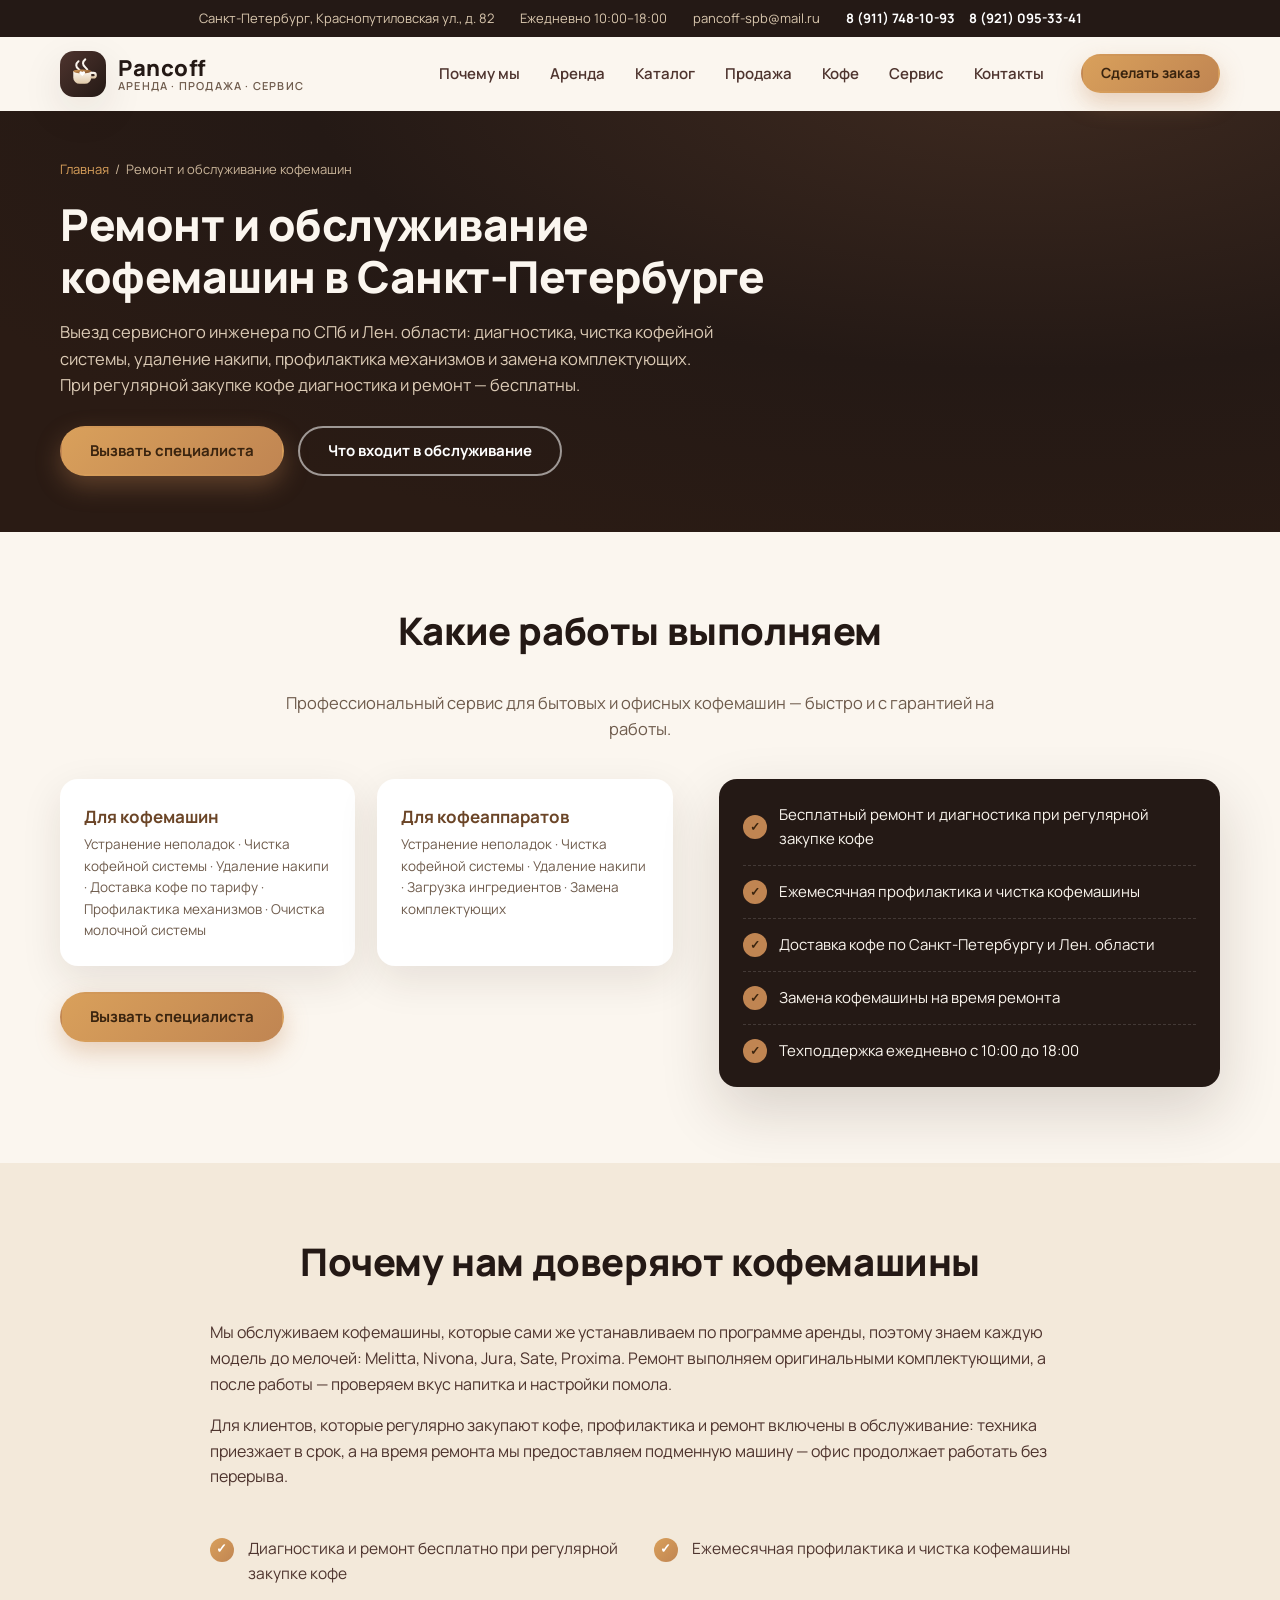
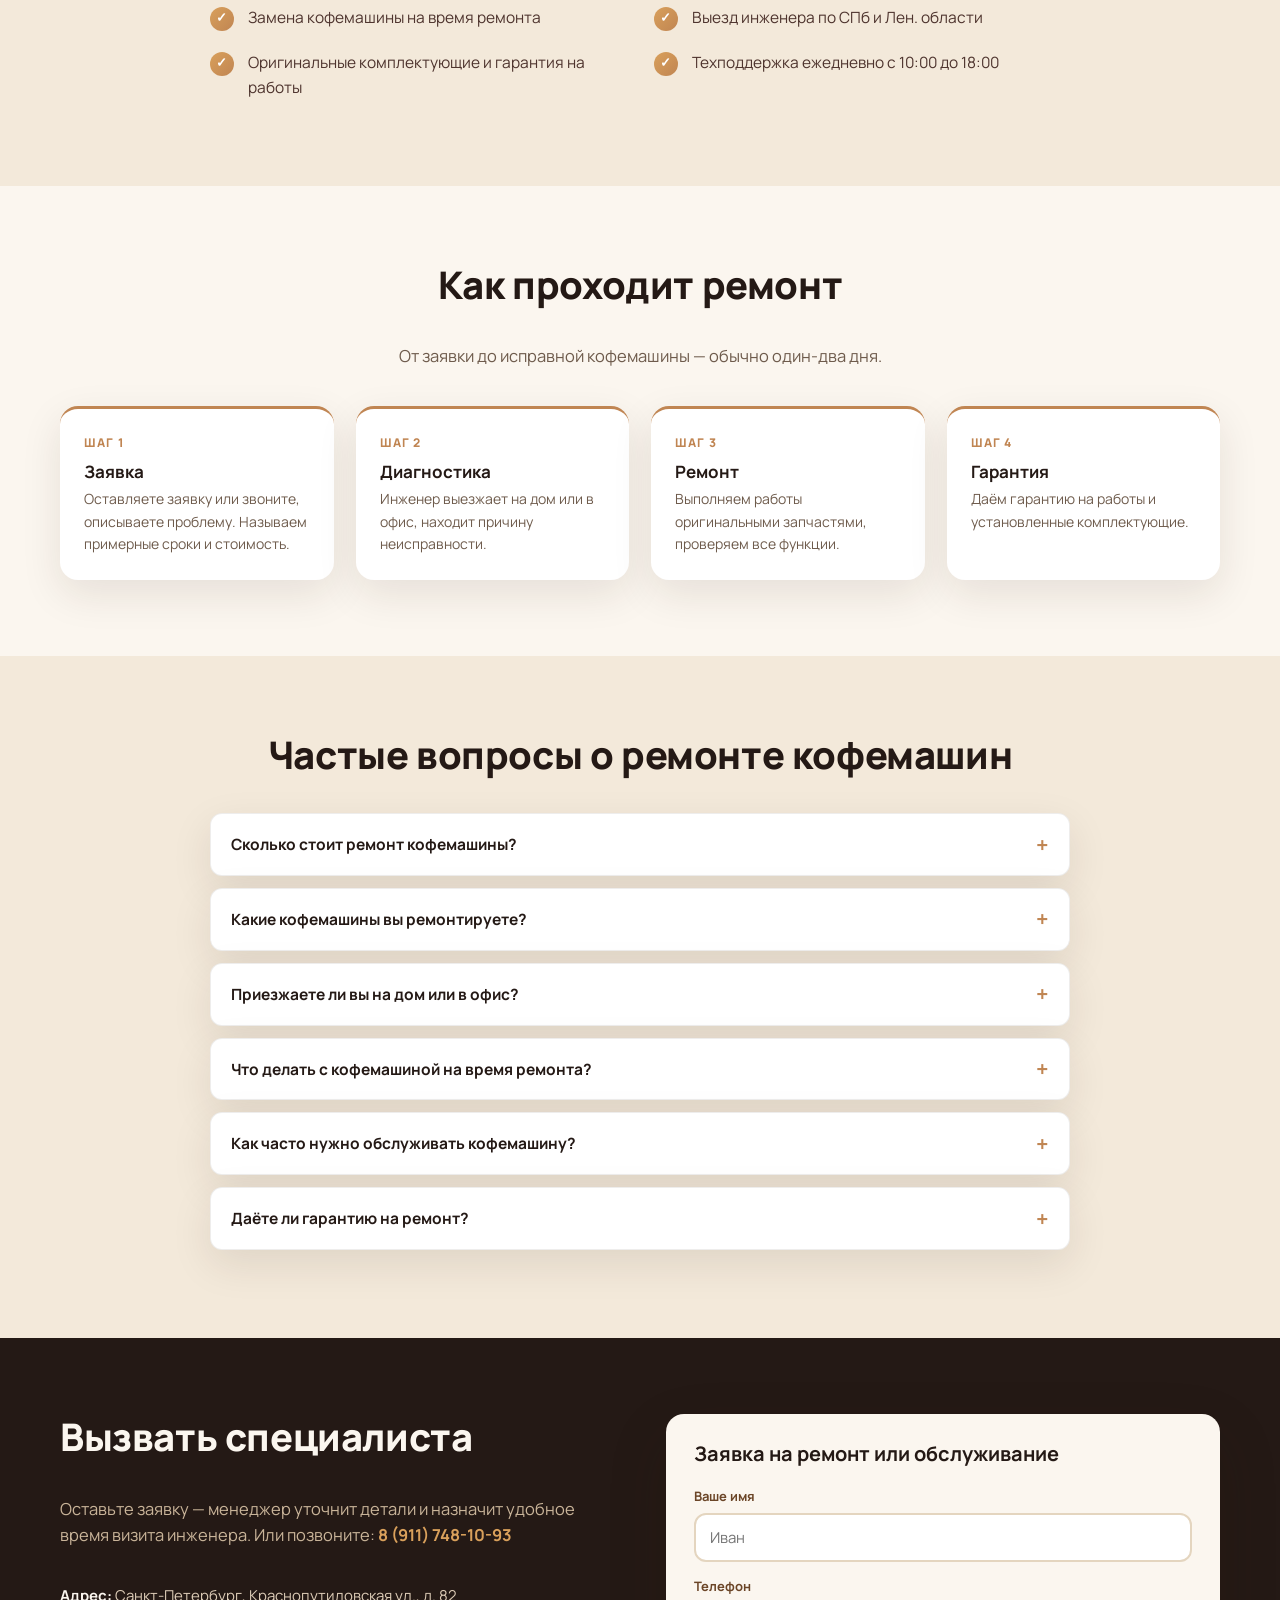
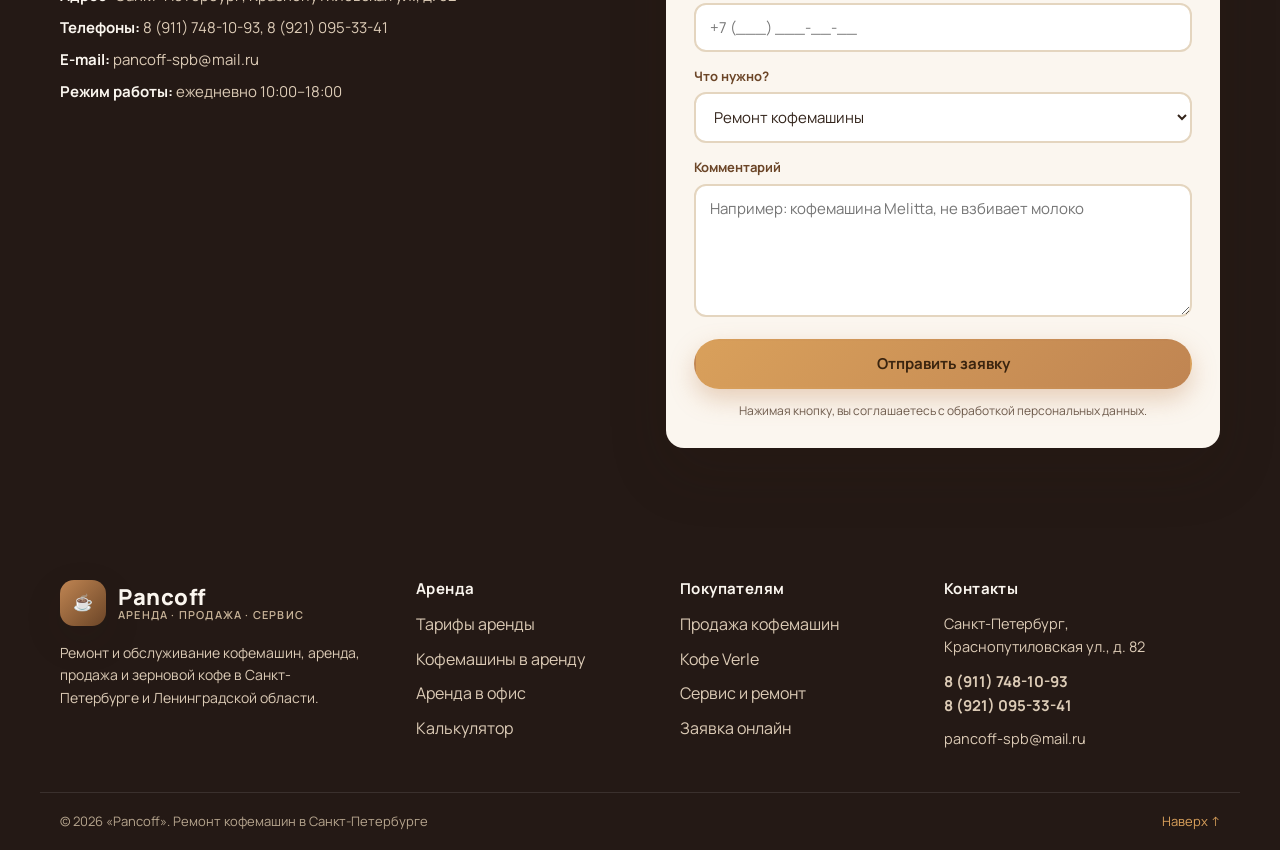
<file: remont/index.html>
<!DOCTYPE html>
<html lang="ru">
<head>
  <meta charset="UTF-8">
  <meta name="viewport" content="width=device-width, initial-scale=1.0">
  <meta name="referrer" content="strict-origin-when-cross-origin">
  <meta http-equiv="Content-Security-Policy" content="default-src 'self'; script-src 'self'; style-src 'self'; img-src 'self' data:; font-src 'self'; connect-src https://formsubmit.co; object-src 'none'; base-uri 'self'; form-action 'self' mailto:">
  <title>Ремонт и обслуживание кофемашин в Санкт-Петербурге — выезд инженера | Pancoff</title>
  <meta name="description" content="Ремонт кофемашин Melitta, Nivona, Jura в СПб и Лен. области: выезд инженера, чистка, удаление накипи, замена комплектующих. Бесплатная диагностика при закупке кофе. 8 (911) 748-10-93.">
  <meta name="keywords" content="ремонт кофемашин спб, обслуживание кофемашин, ремонт кофемашины melitta, чистка кофемашины, удаление накипи, сервис кофемашин санкт-петербург">
  <link rel="canonical" href="https://mirtipl.github.io/pancoff-site/remont/">
  <meta property="og:type" content="website">
  <meta property="og:locale" content="ru_RU">
  <meta property="og:title" content="Ремонт и обслуживание кофемашин в Санкт-Петербурге">
  <meta property="og:description" content="Выезд инженера по СПб и Лен. области, чистка, удаление накипи, замена комплектующих. Бесплатная диагностика при закупке кофе.">
  <meta property="og:url" content="https://mirtipl.github.io/pancoff-site/remont/">
  <meta property="og:image" content="https://mirtipl.github.io/pancoff-site/images/rent/melitta-970-101.png">
  <link rel="icon" href="data:image/svg+xml,<svg xmlns='http://www.w3.org/2000/svg' viewBox='0 0 100 100'><text y='.9em' font-size='90'>☕</text></svg>">
  <link rel="stylesheet" href="../css/style.css?v=5">
  <script type="application/ld+json">
  {
    "@context": "https://schema.org",
    "@type": "LocalBusiness",
    "name": "Pancoff",
    "description": "Ремонт и обслуживание кофемашин, продажа кофемашин, аренда, зерновой кофе в Санкт-Петербурге и Ленинградской области.",
    "url": "https://mirtipl.github.io/pancoff-site/remont/",
    "telephone": ["+79117481093", "+79210953341"],
    "email": "pancoff-spb@mail.ru",
    "image": "https://mirtipl.github.io/pancoff-site/images/rent/melitta-970-101.png",
    "address": {
      "@type": "PostalAddress",
      "streetAddress": "Краснопутиловская ул., д. 82",
      "addressLocality": "Санкт-Петербург",
      "addressCountry": "RU"
    },
    "openingHours": "Mo-Su 10:00-18:00"
  }
  </script>
  <script type="application/ld+json">
  {
    "@context": "https://schema.org",
    "@type": "FAQPage",
    "mainEntity": [
      {
        "@type": "Question",
        "name": "Сколько стоит ремонт кофемашины?",
        "acceptedAnswer": { "@type": "Answer", "text": "Диагностика и ремонт бесплатны при регулярной закупке кофе. В остальных случаях стоимость зависит от вида работ и стоимости запчастей — точную сумму назовём после диагностики." }
      },
      {
        "@type": "Question",
        "name": "Какие кофемашины вы ремонтируете?",
        "acceptedAnswer": { "@type": "Answer", "text": "Ремонтируем автоматические кофемашины Melitta, Nivona и Jura, а также Sate и Proxima — как бытовые, так и профессиональные модели для офисов и точек питания." }
      },
      {
        "@type": "Question",
        "name": "Приезжаете ли вы на дом или в офис?",
        "acceptedAnswer": { "@type": "Answer", "text": "Да, инженер выезжает по Санкт-Петербургу и Ленинградской области. Также возможна сдача техники в сервисный центр." }
      },
      {
        "@type": "Question",
        "name": "Что делать с кофемашиной на время ремонта?",
        "acceptedAnswer": { "@type": "Answer", "text": "При регулярной закупке кофе на время ремонта мы предоставляем подменную кофемашину, чтобы работа офиса или дома не останавливалась." }
      },
      {
        "@type": "Question",
        "name": "Как часто нужно обслуживать кофемашину?",
        "acceptedAnswer": { "@type": "Answer", "text": "Рекомендуем профилактику раз в месяц при интенсивном использовании: чистку кофейной системы, удаление накипи и проверку механизмов. Это продлевает срок службы техники и сохраняет вкус напитков." }
      },
      {
        "@type": "Question",
        "name": "Даёте ли гарантию на ремонт?",
        "acceptedAnswer": { "@type": "Answer", "text": "Да, на выполненные работы и установленные комплектующие действует гарантия." }
      }
    ]
  }
  </script>
</head>
<body>

  <!-- ====== TOP BAR ====== -->
  <div class="topbar">
    <div class="container topbar__inner">
      <span class="topbar__item">Санкт-Петербург, Краснопутиловская ул., д. 82</span>
      <span class="topbar__item topbar__hours">Ежедневно 10:00–18:00</span>
      <span class="topbar__item topbar__mail">
        <a href="mailto:pancoff-spb@mail.ru">pancoff-spb@mail.ru</a>
      </span>
      <span class="topbar__item topbar__phones">
        <a href="tel:+79117481093">8 (911) 748-10-93</a>
        <a href="tel:+79210953341">8 (921) 095-33-41</a>
      </span>
    </div>
  </div>

  <!-- ====== HEADER ====== -->
  <header class="header" id="header">
    <div class="container header__inner">
      <a class="logo" href="../index.html" aria-label="Pancoff — на главную">
        <span class="logo__cup" aria-hidden="true">
          <svg viewBox="0 0 48 48" width="36" height="36" fill="none">
            <defs>
              <linearGradient id="lgBody" x1="0" y1="0" x2="0" y2="1">
                <stop offset="0" stop-color="#FBF6EF"/>
                <stop offset="1" stop-color="#E0C9A8"/>
              </linearGradient>
              <linearGradient id="lgCoffee" x1="0" y1="0" x2="1" y2="1">
                <stop offset="0" stop-color="#D9A05B"/>
                <stop offset="1" stop-color="#7A4A26"/>
              </linearGradient>
            </defs>
            <g class="logo-steam">
              <path d="M18 7c-4 3.2-4 7.2 0 10.4s4 7.2 0 10.4" stroke="#FBF6EF" stroke-width="2.7" stroke-linecap="round"/>
              <path d="M27 4.5c-4 3.2-4 7.2 0 10.4s4 7.2 0 10.4" stroke="#FBF6EF" stroke-width="2.7" stroke-linecap="round"/>
            </g>
            <path d="M11 20h24v8.5a8.5 8.5 0 0 1-8.5 8.5h-7A8.5 8.5 0 0 1 11 28.5V20z" fill="url(#lgBody)"/>
            <path d="M35 22.5h3a3 3 0 0 1 0 6h-3" stroke="url(#lgBody)" stroke-width="2.9" stroke-linecap="round"/>
            <ellipse cx="23" cy="20.4" rx="12" ry="2.5" fill="url(#lgCoffee)"/>
            <path class="logo-heart" d="M23 21.4c-.7-1-2-1.5-3-.8-1 .7-1 2.2-.2 3l3.2 3 3.2-3c.8-.8.8-2.3-.2-3-1-.7-2.3-.2-3 .8z" fill="#fff"/>
          </svg>
        </span>
        <span class="logo__text">Pancoff<small>аренда · продажа · сервис</small></span>
      </a>

      <nav class="nav" id="nav" aria-label="Основное меню">
        <a href="../index.html#advantages" class="nav__link">Почему мы</a>
        <a href="../index.html#packages" class="nav__link">Аренда</a>
        <a href="../index.html#catalog" class="nav__link">Каталог</a>
        <a href="../prodazha/" class="nav__link">Продажа</a>
        <a href="../coffee/" class="nav__link">Кофе</a>
        <a href="#top" class="nav__link">Сервис</a>
        <a href="../index.html#contacts" class="nav__link">Контакты</a>
        <div class="nav__extra">
          <div class="nav__phones">
            <a href="tel:+79117481093">8 (911) 748-10-93</a>
            <a href="tel:+79210953341">8 (921) 095-33-41</a>
          </div>
          <p class="nav__meta">Санкт-Петербург, Краснопутиловская ул., д. 82 · ежедневно 10:00–18:00 · pancoff-spb@mail.ru</p>
          <a href="#order" data-order data-tpl="remont" data-subject="Ремонт кофемашины" class="btn btn--accent nav__cta">Сделать заказ</a>
        </div>
      </nav>
      <div class="nav-backdrop" id="navBackdrop" aria-hidden="true"></div>

      <div class="header__actions">
        <a href="#order" data-order data-tpl="remont" data-subject="Ремонт кофемашины" class="btn btn--accent btn--sm header__cta">Сделать заказ</a>
        <button class="burger" id="burger" aria-label="Открыть меню" aria-expanded="false">
          <span></span><span></span><span></span>
        </button>
      </div>
    </div>
  </header>

  <main id="top">

    <!-- ====== PAGE HEAD ====== -->
    <section class="pagehead">
      <div class="container">
        <nav class="breadcrumb" aria-label="Хлебные крошки">
          <a href="../index.html">Главная</a>
          <span>/</span>
          <span>Ремонт и обслуживание кофемашин</span>
        </nav>
        <h1 class="pagehead__title">Ремонт и обслуживание кофемашин в Санкт-Петербурге</h1>
        <p class="pagehead__sub">
          Выезд сервисного инженера по СПб и Лен. области: диагностика, чистка кофейной системы, удаление накипи,
          профилактика механизмов и замена комплектующих. При регулярной закупке кофе диагностика и ремонт — бесплатны.
        </p>
        <div class="hero__actions pagehead__actions">
          <a href="#order" data-order data-tpl="remont" data-subject="Ремонт кофемашины" class="btn btn--accent">Вызвать специалиста</a>
          <a href="#service" class="btn btn--ghost">Что входит в обслуживание</a>
        </div>
      </div>
    </section>

    <!-- ====== SERVICES ====== -->
    <section class="section" id="service">
      <div class="container">
        <h2 class="section__title">Какие работы выполняем</h2>
        <p class="section__lead">Профессиональный сервис для бытовых и офисных кофемашин — быстро и с гарантией на работы.</p>
        <div class="service">
          <div class="service__content">
            <div class="service__cols" id="serviceCols"><!-- JS --></div>
            <a href="#order" data-order data-tpl="remont" data-subject="Обслуживание / профилактика" class="btn btn--accent">Вызвать специалиста</a>
          </div>
          <ul class="service__list" id="serviceList"><!-- JS --></ul>
        </div>
      </div>
    </section>

    <!-- ====== WHY US ====== -->
    <section class="section section--tint">
      <div class="container">
        <h2 class="section__title">Почему нам доверяют кофемашины</h2>
        <div class="prose">
          <p>
            Мы обслуживаем кофемашины, которые сами же устанавливаем по программе аренды, поэтому знаем каждую модель
            до мелочей: Melitta, Nivona, Jura, Sate, Proxima. Ремонт выполняем оригинальными комплектующими, а после
            работы — проверяем вкус напитка и настройки помола.
          </p>
          <p>
            Для клиентов, которые регулярно закупают кофе, профилактика и ремонт включены в обслуживание: техника
            приезжает в срок, а на время ремонта мы предоставляем подменную машину — офис продолжает работать без перерыва.
          </p>
        </div>
        <ul class="checklist checklist--2col">
          <li>Диагностика и ремонт бесплатно при регулярной закупке кофе</li>
          <li>Ежемесячная профилактика и чистка кофемашины</li>
          <li>Замена кофемашины на время ремонта</li>
          <li>Выезд инженера по СПб и Лен. области</li>
          <li>Оригинальные комплектующие и гарантия на работы</li>
          <li>Техподдержка ежедневно с 10:00 до 18:00</li>
        </ul>
      </div>
    </section>

    <!-- ====== HOW IT WORKS ====== -->
    <section class="section">
      <div class="container">
        <h2 class="section__title">Как проходит ремонт</h2>
        <p class="section__lead">От заявки до исправной кофемашины — обычно один-два дня.</p>
        <div class="steps">
          <div class="step">
            <div class="step__num">Шаг 1</div>
            <h3>Заявка</h3>
            <p>Оставляете заявку или звоните, описываете проблему. Называем примерные сроки и стоимость.</p>
          </div>
          <div class="step">
            <div class="step__num">Шаг 2</div>
            <h3>Диагностика</h3>
            <p>Инженер выезжает на дом или в офис, находит причину неисправности.</p>
          </div>
          <div class="step">
            <div class="step__num">Шаг 3</div>
            <h3>Ремонт</h3>
            <p>Выполняем работы оригинальными запчастями, проверяем все функции.</p>
          </div>
          <div class="step">
            <div class="step__num">Шаг 4</div>
            <h3>Гарантия</h3>
            <p>Даём гарантию на работы и установленные комплектующие.</p>
          </div>
        </div>
      </div>
    </section>

    <!-- ====== FAQ ====== -->
    <section class="section section--tint" id="faq">
      <div class="container">
        <h2 class="section__title">Частые вопросы о ремонте кофемашин</h2>
        <div class="faq">
          <details>
            <summary>Сколько стоит ремонт кофемашины?</summary>
            <p>Диагностика и ремонт бесплатны при регулярной закупке кофе. В остальных случаях стоимость зависит от вида работ и стоимости запчастей — точную сумму назовём после диагностики.</p>
          </details>
          <details>
            <summary>Какие кофемашины вы ремонтируете?</summary>
            <p>Ремонтируем автоматические кофемашины Melitta, Nivona и Jura, а также Sate и Proxima — как бытовые, так и профессиональные модели для офисов и точек питания.</p>
          </details>
          <details>
            <summary>Приезжаете ли вы на дом или в офис?</summary>
            <p>Да, инженер выезжает по Санкт-Петербургу и Ленинградской области. Также возможна сдача техники в сервисный центр.</p>
          </details>
          <details>
            <summary>Что делать с кофемашиной на время ремонта?</summary>
            <p>При регулярной закупке кофе на время ремонта мы предоставляем подменную кофемашину, чтобы работа офиса или дома не останавливалась.</p>
          </details>
          <details>
            <summary>Как часто нужно обслуживать кофемашину?</summary>
            <p>Рекомендуем профилактику раз в месяц при интенсивном использовании: чистку кофейной системы, удаление накипи и проверку механизмов. Это продлевает срок службы техники и сохраняет вкус напитков.</p>
          </details>
          <details>
            <summary>Даёте ли гарантию на ремонт?</summary>
            <p>Да, на выполненные работы и установленные комплектующие действует гарантия.</p>
          </details>
        </div>
      </div>
    </section>

    <!-- ====== ORDER ====== -->
    <section class="section section--dark" id="order">
      <div class="container order">
        <div class="order__text">
          <h2 class="section__title section__title--left section__title--light">Вызвать специалиста</h2>
          <p class="section__lead section__lead--left section__lead--light">
            Оставьте заявку — менеджер уточнит детали и назначит удобное время визита инженера.
            Или позвоните: <a class="order__phone" href="tel:+79117481093">8 (911) 748-10-93</a>
          </p>
          <ul class="order__contacts">
            <li><b>Адрес:</b> Санкт-Петербург, Краснопутиловская ул., д. 82</li>
            <li><b>Телефоны:</b> 8 (911) 748-10-93, 8 (921) 095-33-41</li>
            <li><b>E-mail:</b> pancoff-spb@mail.ru</li>
            <li><b>Режим работы:</b> ежедневно 10:00–18:00</li>
          </ul>
        </div>
        <form class="form" id="orderForm" novalidate>
          <h3 class="form__title">Заявка на ремонт или обслуживание</h3>
          <label class="field">
            <span>Ваше имя</span>
            <input type="text" name="name" placeholder="Иван" autocomplete="name" maxlength="100" required>
          </label>
          <label class="field">
            <span>Телефон</span>
            <input type="tel" name="phone" placeholder="+7 (___) ___-__-__" autocomplete="tel" maxlength="24" required>
          </label>
          <label class="field">
            <span>Что нужно?</span>
            <select name="subject">
              <option>Ремонт кофемашины</option>
              <option>Обслуживание / профилактика</option>
              <option>Чистка, удаление накипи</option>
              <option>Другое</option>
            </select>
          </label>
          <label class="field">
            <span>Комментарий</span>
            <textarea name="message" rows="5" placeholder="Например: кофемашина Melitta, не взбивает молоко"></textarea>
          </label>
          <button type="submit" class="btn btn--accent btn--block">Отправить заявку</button>
          <p class="form__note">Нажимая кнопку, вы соглашаетесь с обработкой персональных данных.</p>
          <div class="form__done" role="status">
            <div class="big">☕</div>
            <h4>Спасибо! Заявка сформирована</h4>
            <p>Заявка отправлена на почту — мы свяжемся с вами.</p>
            <a class="form__mailto" href="#">Открыть письмо в почтовом клиенте →</a>
            <p class="form__reset">Форма снова станет доступна через 5 секунд…</p>
          </div>
        </form>
      </div>
    </section>

  </main>

  <!-- ====== FOOTER ====== -->
  <footer class="footer" id="contacts">
    <div class="container footer__grid">
      <div class="footer__col">
        <a class="logo logo--light" href="../index.html">
          <span class="logo__cup" aria-hidden="true">☕</span>
          <span class="logo__text">Pancoff<small>аренда · продажа · сервис</small></span>
        </a>
        <p class="footer__about">Ремонт и обслуживание кофемашин, аренда, продажа и зерновой кофе в Санкт-Петербурге и Ленинградской области.</p>
      </div>
      <div class="footer__col">
        <h4>Аренда</h4>
        <ul class="footer__links">
          <li><a href="../index.html#packages">Тарифы аренды</a></li>
          <li><a href="../index.html#catalog">Кофемашины в аренду</a></li>
          <li><a href="../arenda-v-ofis/">Аренда в офис</a></li>
          <li><a href="../index.html#calc">Калькулятор</a></li>
        </ul>
      </div>
      <div class="footer__col">
        <h4>Покупателям</h4>
        <ul class="footer__links">
          <li><a href="../prodazha/">Продажа кофемашин</a></li>
          <li><a href="../coffee/">Кофе Verle</a></li>
          <li><a href="#top">Сервис и ремонт</a></li>
          <li><a href="#order" data-order data-tpl="remont" data-subject="Ремонт кофемашины">Заявка онлайн</a></li>
        </ul>
      </div>
      <div class="footer__col">
        <h4>Контакты</h4>
        <address class="footer__address">
          Санкт-Петербург,<br>Краснопутиловская ул., д. 82
        </address>
        <p class="footer__phones">
          <a href="tel:+79117481093">8 (911) 748-10-93</a><br>
          <a href="tel:+79210953341">8 (921) 095-33-41</a>
        </p>
        <a class="footer__mail" href="mailto:pancoff-spb@mail.ru">pancoff-spb@mail.ru</a>
      </div>
    </div>
    <div class="container footer__bottom">
      <span>© 2026 «Pancoff». Ремонт кофемашин в Санкт-Петербурге</span>
      <a href="#top">Наверх ↑</a>
    </div>
  </footer>

  <script src="../js/main.js?v=5"></script>
</body>
</html>
</file>
<file: css/style.css>
/* ===== Pancoff — modern stylesheet ===== */
/* Manrope variable font, self-hosted (CSP: font-src 'self') */
@font-face {
  font-family: "Manrope";
  font-style: normal;
  font-weight: 200 800;
  font-display: swap;
  src: url("../fonts/manrope-cyrillic-ext.woff2") format("woff2");
  unicode-range: U+0460-052F, U+1C80-1C8A, U+20B4, U+2DE0-2DFF, U+A640-A69F, U+FE2E-FE2F;
}
@font-face {
  font-family: "Manrope";
  font-style: normal;
  font-weight: 200 800;
  font-display: swap;
  src: url("../fonts/manrope-cyrillic.woff2") format("woff2");
  unicode-range: U+0301, U+0400-045F, U+0490-0491, U+04B0-04B1, U+2116;
}
@font-face {
  font-family: "Manrope";
  font-style: normal;
  font-weight: 200 800;
  font-display: swap;
  src: url("../fonts/manrope-latin-ext.woff2") format("woff2");
  unicode-range: U+0100-02BA, U+02BD-02C5, U+02C7-02CC, U+02CE-02D7, U+02DD-02FF, U+0304, U+0308, U+0329, U+1D00-1DBF, U+1E00-1E9F, U+1EF2-1EFF, U+2020, U+20A0-20AB, U+20AD-20C0, U+2113, U+2C60-2C7F, U+A720-A7FF;
}
@font-face {
  font-family: "Manrope";
  font-style: normal;
  font-weight: 200 800;
  font-display: swap;
  src: url("../fonts/manrope-latin.woff2") format("woff2");
  unicode-range: U+0000-00FF, U+0131, U+0152-0153, U+02BB-02BC, U+02C6, U+02DA, U+02DC, U+0304, U+0308, U+0329, U+2000-206F, U+20AC, U+2122, U+2191, U+2193, U+2212, U+2215, U+FEFF, U+FFFD;
}
:root {
  --coffee-900: #241915;
  --coffee-800: #2A1B14;
  --coffee-700: #3E2A20;
  --brown: #4E342E;
  --brown-2: #6b4527;
  --accent: #C08552;
  --accent-2: #B47B4F;
  --accent-3: #D9A05B;
  --cream: #FBF6EF;
  --cream-2: #F3E9DA;
  --text: #33241B;
  --muted: #6E5B4C;
  --white: #fff;
  --radius: 18px;
  --radius-sm: 12px;
  --shadow: 0 14px 40px rgba(46, 27, 15, .10);
  --shadow-lg: 0 24px 60px rgba(46, 27, 15, .16);
  --font: "Manrope", "Segoe UI", -apple-system, "Helvetica Neue", Arial, sans-serif;
  --maxw: 1200px;
}

* { box-sizing: border-box; }

html { scroll-behavior: smooth; scroll-padding-top: 84px; }

body {
  margin: 0;
  font-family: var(--font);
  color: var(--text);
  background: var(--cream);
  line-height: 1.6;
  -webkit-font-smoothing: antialiased;
  -webkit-text-size-adjust: 100%;
  text-size-adjust: 100%;
  overflow-x: hidden;
}

img, svg { max-width: 100%; display: block; }
a { color: inherit; text-decoration: none; }
ul { margin: 0; padding: 0; list-style: none; }
h1, h2, h3, h4 { margin: 0; line-height: 1.2; }
h1, h2, h3, h4 { overflow-wrap: break-word; }
.hero__title, .section__title, .item h3, .package h3, .coffee__card h3 { overflow-wrap: anywhere; }
p, li, address { -webkit-hyphens: auto; hyphens: auto; }
a, button { -webkit-tap-highlight-color: transparent; }
button { touch-action: manipulation; }

.container { max-width: var(--maxw); margin: 0 auto; padding: 0 20px; }
.container--wide { max-width: 1380px; }

.btn {
  display: inline-flex;
  align-items: center;
  justify-content: center;
  gap: 8px;
  padding: 14px 28px;
  border-radius: 999px;
  font-weight: 700;
  font-size: 15px;
  line-height: 1.2;
  border: 2px solid transparent;
  cursor: pointer;
  transition: transform .18s ease, box-shadow .18s ease, background .18s ease, color .18s ease;
  font-family: var(--font);
}
.btn--accent { background: linear-gradient(135deg, var(--accent-3), var(--accent)); color: #3a240f; box-shadow: 0 10px 24px rgba(192, 133, 82, .35); }
.btn--accent:hover { transform: translateY(-2px); box-shadow: 0 16px 32px rgba(192, 133, 82, .45); }
.btn--ghost { border-color: rgba(255, 255, 255, .55); color: var(--white); }
.btn--ghost:hover { background: rgba(255, 255, 255, .12); }
.btn--ghost-dark { border-color: rgba(46, 27, 15, .35); color: var(--brown-2); }
.btn--ghost-dark:hover { background: rgba(192, 133, 82, .12); }
.btn--sm { padding: 9px 18px; font-size: 14px; }
.btn--block { width: 100%; }
.btn:focus-visible, .tab:focus-visible, .burger:focus-visible, .faq summary:focus-visible { outline: 3px solid var(--accent-3); outline-offset: 2px; }
a:focus-visible { outline: 2px solid var(--accent-3); outline-offset: 2px; }

/* ---------- top bar ---------- */
.topbar { background: var(--coffee-900); color: #D9C7AE; font-size: 13px; }
.topbar__inner { display: flex; flex-wrap: wrap; gap: 6px 26px; justify-content: center; align-items: center; padding-top: 8px; padding-bottom: 8px; }
.topbar__phones { display: inline-flex; gap: 14px; }
.topbar a:hover { color: var(--accent-3); }
.topbar__phones a { font-weight: 700; color: var(--white); }

/* ---------- header ---------- */
.header { position: sticky; top: 0; z-index: 50; background: rgba(251, 246, 239, .92); backdrop-filter: blur(10px); transition: box-shadow .2s ease; }
.header.scrolled { box-shadow: 0 6px 24px rgba(46, 27, 15, .10); }
.header__inner { display: flex; align-items: center; gap: 24px; padding-top: 14px; padding-bottom: 14px; }

.logo { display: inline-flex; align-items: center; gap: 12px; }
.logo__cup { display: grid; place-items: center; width: 46px; height: 46px; border-radius: 14px; background: linear-gradient(135deg, var(--brown), var(--coffee-900)); box-shadow: var(--shadow); }
.logo-steam path { transform-box: fill-box; transform-origin: center bottom; animation: logoSteam 2.4s ease-in-out infinite; }
.logo-steam path:nth-child(2) { animation-delay: .7s; }
@keyframes logoSteam {
  0%, 100% { transform: translateY(0) scaleY(1); opacity: .55; }
  50% { transform: translateY(-3.5px) scaleY(1.12); opacity: 1; }
}
.logo-heart { transform-box: fill-box; transform-origin: center; animation: heartPulse 1.7s ease-in-out infinite; }
@keyframes heartPulse {
  0%, 100% { transform: scale(1); }
  50% { transform: scale(1.22); }
}
.logo__text { font-size: 22px; font-weight: 800; color: var(--coffee-900); letter-spacing: .5px; display: flex; flex-direction: column; line-height: 1.1; }
.logo__text small { font-size: 11px; font-weight: 600; color: var(--muted); letter-spacing: 1.2px; text-transform: uppercase; }
.logo--light .logo__text { color: var(--cream); }
.logo--light .logo__text small { color: #C9B499; }
.logo--light .logo__cup { background: linear-gradient(135deg, var(--accent), var(--brown-2)); }

.nav { display: flex; gap: 4px; margin-left: auto; }
.nav__link { padding: 8px 13px; border-radius: 999px; font-weight: 600; font-size: 15px; color: var(--brown); transition: background .15s ease, color .15s ease; }
.nav__link:hover { background: rgba(192, 133, 82, .14); color: var(--brown-2); }

.header__actions { display: flex; align-items: center; gap: 12px; }

.burger { display: none; flex-direction: column; gap: 5px; background: none; border: 0; padding: 10px; cursor: pointer; }
.burger span { width: 24px; height: 3px; border-radius: 3px; background: var(--brown); transition: transform .2s ease, opacity .2s ease; }
.burger.open span:nth-child(1) { transform: translateY(8px) rotate(45deg); }
.burger.open span:nth-child(2) { opacity: 0; }
.burger.open span:nth-child(3) { transform: translateY(-8px) rotate(-45deg); }

/* mobile menu backdrop & drawer extras */
.nav-backdrop { position: fixed; inset: 0; z-index: 54; background: rgba(20, 12, 8, .55); opacity: 0; visibility: hidden; transition: opacity .3s ease, visibility 0s linear .3s; }
.nav-backdrop.open { opacity: 1; visibility: visible; transition: opacity .3s ease; }
.nav__extra { display: none; }

/* ---------- hero ---------- */
.hero { background: radial-gradient(1200px 500px at 80% -10%, #3E2A20 0%, var(--coffee-900) 60%, var(--coffee-800) 100%); color: var(--cream); overflow: hidden; }
.hero__inner { display: grid; grid-template-columns: 1.15fr .85fr; gap: 30px; align-items: center; padding-top: 72px; padding-bottom: 72px; }
.hero__badge { display: inline-block; padding: 8px 16px; border-radius: 999px; background: rgba(192, 133, 82, .18); border: 1px solid rgba(192, 133, 82, .45); color: var(--accent-3); font-size: 13px; font-weight: 700; letter-spacing: .4px; margin-bottom: 20px; }
.hero__title { font-size: clamp(34px, 5vw, 58px); font-weight: 800; letter-spacing: -.5px; }
.hero__title span { color: var(--accent-3); }
.hero__subtitle { margin: 20px 0 30px; font-size: 17px; color: #DCCBB6; max-width: 560px; hyphens: none; }
.hero__subtitle strong { color: var(--white); }
.hero__actions { display: flex; gap: 14px; flex-wrap: wrap; }
.hero__stats { display: grid; grid-template-columns: repeat(4, 1fr); gap: 16px; margin-top: 46px; }
.stat { background: rgba(255, 255, 255, .05); border: 1px solid rgba(255, 255, 255, .12); border-radius: var(--radius); padding: 16px 18px; }
.stat b { display: block; font-size: 26px; color: var(--accent-3); line-height: 1.1; }
.stat span { font-size: 13px; color: #C9B499; }
.hero__art { display: flex; justify-content: center; filter: drop-shadow(0 30px 40px rgba(0,0,0,.35)); }
.steam path { animation: rise 3.4s ease-in-out infinite; transform-box: fill-box; transform-origin: bottom center; opacity: .75; }
.steam path:nth-child(2) { animation-delay: .5s; }
.steam path:nth-child(3) { animation-delay: 1.1s; }
@keyframes rise { 0%, 100% { transform: translateY(0) scaleY(1); opacity: .5; } 50% { transform: translateY(-16px) scaleY(1.15); opacity: .9; } }
.cup-fill { transform-box: fill-box; transform-origin: center bottom; animation: fillCup 3.6s ease-in-out infinite alternate; }
@keyframes fillCup { 0% { transform: scaleY(.16); opacity: .75; } 100% { transform: scaleY(1); opacity: 1; } }

/* ---------- sections ---------- */
.section { padding: 76px 0; }
.section--tint { background: var(--cream-2); }
.section--dark { background: var(--coffee-900); color: var(--cream); }
.section__title { font-size: clamp(26px, 3.4vw, 38px); font-weight: 800; text-align: center; letter-spacing: -.4px; color: var(--coffee-900); margin-bottom: 36px; }
.section__title--left { text-align: left; }
.section__title--light { color: var(--cream); }
.section__lead { text-align: center; color: var(--muted); font-size: 16.5px; max-width: 760px; margin: 0 auto 36px; }
.section__lead--left { text-align: left; margin-left: 0; margin-right: 0; }
.section__lead--light { color: #C9B499; }

.grid { display: grid; gap: 22px; }
.grid--4 { grid-template-columns: repeat(4, 1fr); }

/* advantage cards */
.card { background: var(--white); border: 1px solid rgba(46, 27, 15, .06); border-radius: var(--radius); padding: 24px; box-shadow: var(--shadow); transition: transform .2s ease, box-shadow .2s ease; }
.card:hover { transform: translateY(-4px); box-shadow: var(--shadow-lg); }
.card__icon { width: 54px; height: 54px; border-radius: 16px; display: grid; place-items: center; background: linear-gradient(135deg, #F3E9DA, #E8D5BE); color: var(--brown-2); font-size: 26px; margin-bottom: 16px; }
.card h3 { font-size: 18px; color: var(--coffee-900); margin-bottom: 8px; }
.card p { margin: 0; color: var(--muted); font-size: 14.5px; }

/* packages */
.packages { grid-template-columns: repeat(5, 1fr); }
.package { position: relative; background: var(--white); border-radius: var(--radius); padding: 24px; box-shadow: var(--shadow); border-top: 4px solid var(--accent); display: flex; flex-direction: column; transition: transform .2s ease, box-shadow .2s ease; }
.package:hover { transform: translateY(-4px); box-shadow: var(--shadow-lg); }
.package--hot { border-top-color: var(--accent-3); box-shadow: 0 18px 44px rgba(192, 133, 82, .22); }
.package__badge { position: absolute; top: -12px; right: 18px; background: linear-gradient(135deg, var(--accent-3), var(--accent)); color: #3a240f; font-size: 11px; font-weight: 800; letter-spacing: .5px; text-transform: uppercase; border-radius: 999px; padding: 6px 12px; box-shadow: 0 6px 16px rgba(192, 133, 82, .35); }
.package__tag { align-self: flex-start; font-size: 11px; font-weight: 800; letter-spacing: 1px; text-transform: uppercase; color: #fff; background: var(--accent); border-radius: 999px; padding: 5px 12px; margin-bottom: 14px; }
.package h3 { font-size: 19px; color: var(--coffee-900); margin-bottom: 6px; }
.package__machine { font-size: 13.5px; color: var(--muted); margin-bottom: 14px; }
.package__spec { display: flex; justify-content: space-between; gap: 10px; padding: 10px 0; border-bottom: 1px dashed rgba(46, 27, 15, .12); font-size: 14px; flex-wrap: wrap; align-items: baseline; }
.package__spec span, .package__spec b { overflow-wrap: anywhere; }
.package__spec b { color: var(--coffee-900); text-align: right; }
.package__price { margin-top: auto; padding-top: 14px; display: flex; align-items: baseline; gap: 6px; flex-wrap: wrap; }
.package__price b { font-size: 24px; color: var(--brown-2); overflow-wrap: anywhere; }
.package__price span { font-size: 13px; color: var(--muted); }
.package__cup { margin-top: 12px; font-size: 12.5px; font-weight: 600; color: var(--brown); background: var(--cream-2); border: 1px solid rgba(192, 133, 82, .22); border-radius: 10px; padding: 8px 10px; line-height: 1.45; }
.package__cup b { color: var(--accent); font-weight: 800; }
.package__cond { margin: 10px 0 0; font-size: 12.5px; color: var(--muted); }
.package__cond::before { content: "✓ "; color: var(--accent); font-weight: 800; }
.package .btn { width: 100%; margin-top: 18px; }
.packages__note { margin-top: 28px; border-left: 4px solid var(--accent); }
.packages__note b { color: var(--coffee-900); }
@media (max-width: 1400px) { .packages { grid-template-columns: repeat(3, 1fr); } }
@media (max-width: 760px) { .packages { grid-template-columns: repeat(2, 1fr); } }
@media (max-width: 480px) { .packages { grid-template-columns: 1fr; } }

.panel { background: var(--white); border-radius: var(--radius); box-shadow: var(--shadow); padding: 24px; }

/* calculator */
.calc { background: var(--white); border-radius: var(--radius); box-shadow: var(--shadow-lg); padding: 28px; display: grid; grid-template-columns: 1fr 1fr; gap: 36px; align-items: center; }
.calc__input label { font-weight: 700; font-size: 16px; display: block; margin-bottom: 14px; }
.calc__range { display: flex; align-items: center; gap: 18px; }
.calc__range input[type="range"] { flex: 1; accent-color: var(--accent); height: 6px; cursor: pointer; }
.calc__range output { font-size: 34px; font-weight: 800; color: var(--brown-2); min-width: 74px; text-align: right; }
.calc__result { border-radius: var(--radius); padding: 22px; background: linear-gradient(135deg, var(--cream-2), #F3E9DA); display: flex; flex-direction: column; }
.calc__label { font-size: 11px; font-weight: 800; letter-spacing: 1.2px; text-transform: uppercase; color: var(--accent); margin: 0 0 6px; }
.calc__result h4 { font-size: 19px; color: var(--coffee-900); margin: 0 0 4px; }
.calc__price { font-size: 30px; font-weight: 800; color: var(--brown-2); overflow-wrap: anywhere; line-height: 1.15; margin: 6px 0 10px; }
.calc__price span { font-size: 15px; font-weight: 600; color: var(--muted); }
.calc__row { margin: 5px 0; font-size: 14.5px; color: var(--brown); }
.calc__row b { color: var(--brown-2); }
.calc__btn { margin-top: auto; width: 100%; }

/* catalog */
.catalog { display: grid; grid-template-columns: repeat(3, 1fr); gap: 22px; }
.catalog--sale { grid-template-columns: repeat(4, 1fr); }
.item { background: var(--white); border-radius: var(--radius); overflow: hidden; box-shadow: var(--shadow); display: flex; flex-direction: column; transition: transform .2s ease, box-shadow .2s ease; }
.item:hover { transform: translateY(-5px); box-shadow: var(--shadow-lg); }
.item__img { background: linear-gradient(160deg, #F3E9DA, #E8D5BE); display: grid; place-items: center; min-height: 190px; padding: 20px; position: relative; overflow: hidden; }
.item__img-photo { position: absolute; inset: 0; width: 100%; height: 100%; object-fit: contain; padding: 18px; z-index: 1; transition: transform .25s ease; }
.item:hover .item__img-photo { transform: scale(1.06); }
.item__body { padding: 20px; display: flex; flex-direction: column; flex: 1; }
.item__brand { font-size: 11px; font-weight: 800; letter-spacing: 1.4px; text-transform: uppercase; color: var(--accent); margin-bottom: 6px; }
.item h3 { font-size: 16.5px; color: var(--coffee-900); margin-bottom: 8px; }
.item__desc { font-size: 13.5px; color: var(--muted); margin-bottom: 12px; }
.item__drinks { display: flex; flex-wrap: wrap; gap: 6px; margin-bottom: 14px; }
.chip { font-size: 12px; font-weight: 600; background: var(--cream-2); color: var(--brown-2); border-radius: 999px; padding: 4px 10px; }
.item__foot { margin-top: auto; display: flex; flex-direction: column; align-items: stretch; gap: 12px; }
.item__price b { font-size: 16px; color: var(--brown-2); display: block; line-height: 1.2; overflow-wrap: anywhere; }
.item__price span { font-size: 12px; color: var(--muted); }
.item .btn { width: 100%; padding: 11px 18px; font-size: 14px; }

/* office */
.office { display: grid; grid-template-columns: .9fr 1.1fr; gap: 46px; align-items: center; }
.office__art { display: flex; justify-content: center; }
.office__art svg { filter: drop-shadow(0 20px 30px rgba(46,27,15,.18)); }
.checklist li { position: relative; padding: 10px 0 10px 38px; font-size: 15.5px; color: var(--brown); }
.checklist li::before { content: ""; position: absolute; left: 0; top: 12px; width: 24px; height: 24px; border-radius: 50%; background: linear-gradient(135deg, var(--accent-3), var(--accent)); }
.checklist li::after { content: "✓"; position: absolute; left: 6px; top: 12px; color: #fff; font-size: 13px; font-weight: 800; }
.office__actions { display: flex; flex-wrap: wrap; gap: 12px; margin-top: 26px; }

/* tabs */
.tabs { display: flex; gap: 10px; justify-content: center; margin-bottom: 28px; flex-wrap: wrap; }
.tab { padding: 10px 24px; border-radius: 999px; border: 2px solid rgba(46, 27, 15, .14); background: var(--white); font-weight: 700; font-size: 15px; cursor: pointer; color: var(--brown); transition: all .18s ease; font-family: var(--font); }
.tab:hover { border-color: var(--accent); }
.tab.active { background: var(--coffee-900); border-color: var(--coffee-900); color: var(--cream); }

/* coffee */
.coffee { display: grid; grid-template-columns: repeat(3, 1fr); gap: 22px; }
.coffee__card { background: var(--white); border-radius: var(--radius); box-shadow: var(--shadow); padding: 24px; text-align: center; transition: transform .2s ease, box-shadow .2s ease; }
.coffee__card:hover { transform: translateY(-4px); box-shadow: var(--shadow-lg); }
.coffee__roast { width: 92px; height: 92px; border-radius: 50%; margin: 0 auto 16px; display: grid; place-items: center; font-weight: 800; font-size: 14px; color: var(--cream); }
.coffee__roast--5 { background: linear-gradient(135deg, #B47B4F, #241915); }
.coffee__roast--3 { background: linear-gradient(135deg, #6b4527, #241915); }
.coffee__roast--sold { background: linear-gradient(135deg, #2A1B14, #241915); }
.coffee__card h3 { font-size: 20px; color: var(--coffee-900); margin-bottom: 10px; }
.coffee__card p { font-size: 14.5px; color: var(--muted); margin: 0; text-align: left; }

/* service */
.service { display: grid; grid-template-columns: 1.1fr .9fr; gap: 46px; align-items: start; }
.service__cols { display: grid; grid-template-columns: 1fr 1fr; gap: 22px; margin-bottom: 26px; }
.srv-card { background: var(--white); border-radius: var(--radius); padding: 24px; box-shadow: var(--shadow); }
.srv-card b { display: block; color: var(--brown-2); font-size: 17px; margin-bottom: 4px; }
.srv-card p { margin: 0; font-size: 13.5px; color: var(--muted); }
.service__list { background: var(--coffee-900); border-radius: var(--radius); color: var(--cream); padding: 10px 24px; box-shadow: var(--shadow-lg); }
.service__list li { padding: 14px 0; border-bottom: 1px dashed rgba(255, 255, 255, .14); font-size: 15px; display: flex; gap: 12px; align-items: center; }
.service__list li:last-child { border-bottom: 0; }
.service__list li::before { content: "✓"; flex: none; width: 24px; height: 24px; border-radius: 50%; background: var(--accent); display: grid; place-items: center; font-size: 12px; font-weight: 800; color: #3a240f; }
.service__side { display: flex; flex-direction: column; gap: 20px; }
.service__cta { background: var(--white); border-radius: var(--radius); padding: 24px; box-shadow: var(--shadow); display: flex; flex-direction: column; gap: 12px; }
.service__cta b { font-size: 16px; color: var(--brown-2); }
.service__cta p { margin: 0; font-size: 14px; color: var(--muted); }
.service__cta .btn { width: 100%; }

/* reviews */
.reviews { display: grid; grid-template-columns: repeat(3, 1fr); gap: 22px; }
.review { background: var(--white); border-radius: var(--radius); box-shadow: var(--shadow); padding: 24px; }
.review__stars { color: var(--accent-3); letter-spacing: 3px; font-size: 15px; margin-bottom: 12px; }
.review p { font-size: 15px; color: var(--brown); margin: 0 0 18px; font-style: italic; }
.review__author { display: flex; align-items: center; gap: 12px; }
.review__avatar { width: 44px; height: 44px; border-radius: 50%; background: linear-gradient(135deg, var(--accent-3), var(--accent)); display: grid; place-items: center; font-weight: 800; color: #3a240f; }
.review__author b { display: block; font-size: 15px; color: var(--coffee-900); }
.review__author span { font-size: 13px; color: var(--muted); }

/* order */
.order { display: grid; grid-template-columns: 1fr 1fr; gap: 52px; align-items: start; }
.order__phone { color: var(--accent-3); font-weight: 700; }
.order__contacts { margin-top: 22px; display: grid; gap: 8px; color: #DCCBB6; font-size: 15px; }
.order__contacts b { color: var(--cream); }

.form { background: var(--cream); color: var(--text); border-radius: var(--radius); padding: 28px; box-shadow: var(--shadow-lg); }
.form__title { font-size: 20px; color: var(--coffee-900); margin-bottom: 20px; }
.field { display: block; margin-bottom: 14px; }
.field span { display: block; font-size: 13px; font-weight: 700; margin-bottom: 6px; color: var(--brown-2); }
.field input, .field select, .field textarea {
  width: 100%; padding: 12px 14px; border: 2px solid #E4D5BF; border-radius: var(--radius-sm);
  font-size: 15px; font-family: var(--font); background: var(--white); color: var(--text); transition: border-color .15s ease;
}
.field input:focus, .field select:focus, .field textarea:focus { outline: none; border-color: var(--accent); }
.field input.error { border-color: #c0392b; }
.form__note { font-size: 12px; color: var(--muted); margin: 12px 0 0; text-align: center; }
.form.success .field, .form.success button { display: none; }
.form__done { display: none; text-align: center; padding: 20px 6px; }
.form.success .form__done { display: block; }
.form__done .big { font-size: 44px; margin-bottom: 10px; }
.form__mailto { display: inline-block; margin-top: 12px; font-weight: 700; color: var(--accent); }
.form__mailto:hover { text-decoration: underline; }

/* footer */
.footer { background: var(--coffee-900); color: #DCCBB6; padding: 56px 0 0; }
.footer__grid { display: grid; grid-template-columns: 1.4fr 1fr 1fr 1.2fr; gap: 34px; padding-bottom: 40px; }
.footer__about { font-size: 14px; margin: 16px 0 0; max-width: 300px; }
.footer h4 { color: var(--cream); font-size: 15px; letter-spacing: .4px; margin-bottom: 14px; }
.footer__links li { margin-bottom: 9px; }
.footer__links a:hover, .footer__mail:hover, .footer__phones a:hover { color: var(--accent-3); }
.footer__address { font-style: normal; font-size: 14.5px; margin-bottom: 12px; }
.footer__phones { font-size: 15px; font-weight: 700; margin: 0 0 8px; }
.footer__mail { font-size: 14.5px; }
.footer__bottom { border-top: 1px solid rgba(255, 255, 255, .1); padding: 18px 20px; display: flex; justify-content: space-between; gap: 14px;   flex-wrap: wrap; font-size: 13px; color: #b6a58e; }
.footer__bottom a { color: var(--accent-3); }

@media (prefers-reduced-motion: reduce) {
  *, *::before, *::after {
    animation-duration: .01ms !important;
    animation-iteration-count: 1 !important;
    transition-duration: .01ms !important;
    scroll-behavior: auto !important;
  }
}

/* toast */
.toast {
  position: fixed; left: 50%; bottom: 28px; transform: translate(-50%, 120%);
  background: var(--coffee-900); color: var(--cream); padding: 14px 24px; border-radius: 999px;
  box-shadow: var(--shadow-lg); font-weight: 600; font-size: 14.5px; z-index: 90;
  transition: transform .35s cubic-bezier(.2, .9, .3, 1.2); border: 1px solid rgba(192,133,82,.5);
}
.toast.show { transform: translate(-50%, 0); }

/* reveal animation */
.reveal { opacity: 0; transform: translateY(26px); transition: opacity .55s ease, transform .55s ease; }
.reveal.in { opacity: 1; transform: none; }

/* ---------- SEO pages ---------- */
.pagehead { background: radial-gradient(1200px 500px at 80% -10%, #3E2A20 0%, var(--coffee-900) 60%, var(--coffee-800) 100%); color: var(--cream); padding: 48px 0 56px; }
.pagehead__title { font-size: clamp(28px, 4vw, 44px); font-weight: 800; letter-spacing: -.5px; max-width: 780px; }
.pagehead__sub { color: #DCCBB6; font-size: 16.5px; max-width: 660px; margin: 16px 0 0; }
.pagehead__actions { margin-top: 28px; }

.breadcrumb { display: flex; flex-wrap: wrap; gap: 6px; font-size: 13px; color: #C9B499; margin-bottom: 18px; }
.breadcrumb a { color: var(--accent-3); }
.breadcrumb a:hover { text-decoration: underline; }

.prose p { margin: 0 0 16px; font-size: 16px; color: var(--brown); }
.prose { max-width: 860px; margin: 0 auto 36px; }

.checklist--2col { display: grid; grid-template-columns: 1fr 1fr; gap: 0 28px; max-width: 860px; margin: 0 auto; }
.checklist--2col li { color: var(--brown); }

.grid--2 { grid-template-columns: repeat(2, 1fr); }
.grid--3 { grid-template-columns: repeat(3, 1fr); }

.steps { display: grid; grid-template-columns: repeat(4, 1fr); gap: 22px; }
.step { background: var(--white); border-radius: var(--radius); padding: 24px; box-shadow: var(--shadow); border-top: 3px solid var(--accent); }
.step__num { font-size: 12px; font-weight: 800; color: var(--accent); letter-spacing: 1.2px; text-transform: uppercase; }
.step h3 { font-size: 17px; color: var(--coffee-900); margin: 10px 0 6px; }
.step p { margin: 0; font-size: 14px; color: var(--muted); }

.center-cta { margin-top: 36px; text-align: center; }

.calc-cta { text-align: center; }

.faq { max-width: 860px; margin: 0 auto; }
.faq details { background: var(--white); border: 1px solid rgba(46, 27, 15, .08); border-radius: var(--radius-sm); margin-bottom: 12px; box-shadow: var(--shadow); overflow: hidden; }
.faq summary { cursor: pointer; padding: 18px 20px; font-weight: 700; font-size: 15.5px; color: var(--coffee-900); list-style: none; display: flex; justify-content: space-between; align-items: center; gap: 14px; }
.faq summary::-webkit-details-marker { display: none; }
.faq summary::after { content: "+"; flex: none; font-size: 22px; line-height: 1; color: var(--accent); transition: transform .2s ease; }
.faq details[open] summary::after { transform: rotate(45deg); }
.faq details p { margin: 0; padding: 0 20px 18px; font-size: 14.5px; color: var(--muted); }

/* ---------- responsive ---------- */
@media (max-width: 1100px) {
  .catalog { grid-template-columns: repeat(2, 1fr); }
  .catalog--sale { grid-template-columns: repeat(3, 1fr); }
  .grid--4 { grid-template-columns: repeat(2, 1fr); }
}

@media (max-width: 960px) {
  .catalog--sale { grid-template-columns: repeat(2, 1fr); }
}

@media (max-width: 1024px) {
  /* backdrop-filter создаёт containing block для fixed-потомков — без него шторка меню "сжимается" в высоту хедера */
  .header { backdrop-filter: none; }
  .hero__inner { grid-template-columns: 1fr; }
  .hero__art { display: none; }
  .hero__stats { grid-template-columns: repeat(2, 1fr); }
  .calc { grid-template-columns: 1fr; }
  .office, .service, .order { grid-template-columns: 1fr; }
  .coffee { grid-template-columns: repeat(2, 1fr); }
  .reviews { grid-template-columns: repeat(2, 1fr); }
  .footer__grid { grid-template-columns: repeat(2, 1fr); }
  .steps { grid-template-columns: repeat(2, 1fr); }
  .grid--3 { grid-template-columns: repeat(2, 1fr); }
  .grid--2 { grid-template-columns: 1fr; }

  .nav {
    position: fixed; top: 0; right: 0; bottom: 0; left: auto;
    width: min(86vw, 340px); margin: 0;
    flex-direction: column; justify-content: flex-start; align-items: stretch;
    gap: 2px; padding: 92px 20px 28px;
    background: var(--coffee-900); color: var(--cream);
    z-index: 55; overflow-y: auto; -webkit-overflow-scrolling: touch;
    box-shadow: -18px 0 44px rgba(20, 12, 8, .28);
    visibility: hidden; transform: translateX(100%);
    transition: transform .3s ease, visibility 0s linear .3s;
  }
  .nav.open { visibility: visible; transform: translateX(0); transition: transform .3s ease; }
  .nav__link { color: var(--cream); font-size: 18px; font-weight: 600; padding: 12px 18px; border-radius: 12px; overflow-wrap: anywhere; }
  .nav__link:active, .nav__link:hover { background: rgba(192, 133, 82, .18); color: var(--accent-3); }
  .nav__extra { display: block; margin-top: auto; padding-top: 24px; border-top: 1px solid rgba(255, 255, 255, .14); color: #C9B499; }
  .nav__phones { display: flex; flex-direction: column; gap: 6px; font-size: 15px; }
  .nav__phones a { color: var(--cream); font-weight: 700; }
  .nav__meta { margin: 12px 0 0; font-size: 13px; line-height: 1.55; overflow-wrap: anywhere; }
  .nav__cta { margin-top: 18px; width: 100%; }
  .burger { display: flex; z-index: 60; }
  .burger.open span { background: var(--cream); }
}

@media (max-width: 768px) {
  .container { padding: 0 16px; }
  .hero__inner { padding-top: 44px; padding-bottom: 44px; }
  .item__foot { flex-wrap: wrap; }
  .catalog--sale { grid-template-columns: repeat(2, 1fr); }
  .office { gap: 28px; }
  .service { gap: 30px; }
  .order { gap: 30px; }
  .checklist--2col { grid-template-columns: 1fr; }
  .pagehead { padding: 36px 0 44px; }
}

@media (max-width: 600px) {
  html { scroll-padding-top: 72px; }
  .section { padding: 48px 0; }
  .topbar__item:not(.topbar__phones) { display: none; }
  .grid--4, .catalog, .catalog--sale, .coffee, .reviews, .service__cols, .steps, .grid--3 { grid-template-columns: 1fr; }
  .footer__grid { grid-template-columns: 1fr; gap: 26px; padding-bottom: 30px; }
  .section__title { font-size: 26px; margin-bottom: 28px; }
  .section__lead { font-size: 15.5px; margin-bottom: 28px; }

  .catalog, .catalog--sale, .coffee, .reviews, .steps, .service__cols { gap: 14px; }
  .tabs { gap: 8px; }
  .tab { flex: 1 1 auto; padding: 10px 14px; font-size: 14px; }
  .faq summary { padding: 15px 16px; font-size: 14.5px; }
  .faq details p { padding: 0 16px 16px; }
  .package__spec { flex-direction: column; align-items: flex-start; gap: 2px; }
  .package__spec b { text-align: left; }

  .hero__inner { gap: 20px; padding-top: 36px; padding-bottom: 40px; }
  .hero__badge { font-size: 12px; padding: 6px 12px; margin-bottom: 14px; }
  .hero__title { font-size: 31px; }
  .hero__subtitle { font-size: 15.5px; margin: 16px 0 24px; }
  .hero__actions { flex-direction: column; }
  .hero__actions .btn { width: 100%; }
  .pagehead__actions { display: flex; flex-direction: column; gap: 12px; align-items: stretch; }
  .pagehead__actions .btn { width: 100%; }
  .hero__stats { gap: 10px; margin-top: 30px; }
  .stat { padding: 12px 14px; }
  .stat b { font-size: 21px; }

  .card, .package, .review, .coffee__card, .step, .srv-card { padding: 20px; }
  .item .btn, .package .btn { padding: 13px 18px; font-size: 14.5px; }
  .item__img { min-height: 150px; }
  .item__body { padding: 16px; }
  .calc { padding: 20px; gap: 22px; }
  .calc__range { gap: 12px; }
  .calc__range output { font-size: 28px; min-width: 62px; }
  .calc__range input[type="range"] { height: 8px; }
  .office__art svg { width: 230px; height: 230px; }
  .office__actions { flex-direction: column; align-items: stretch; }
  .office__actions .btn { width: 100%; }
  .service__list { padding: 8px 16px; }
  .form { padding: 20px 16px; }
  .field input, .field select, .field textarea { font-size: 16px; padding: 13px 14px; }
  .toast { max-width: calc(100% - 32px); text-align: center; white-space: normal; }

  .header__inner { gap: 12px; padding-top: 10px; padding-bottom: 10px; }
  .header__cta { padding: 9px 16px; font-size: 14px; }
  .logo__text { font-size: 19px; }
  .logo__text small { display: none; }
  .logo__cup { width: 40px; height: 40px; border-radius: 12px; }
  .footer__bottom { justify-content: center; text-align: center; }
  .packages__note { padding: 18px 16px; }
  .order__contacts { font-size: 14.5px; }
}

@media (max-width: 480px) {
  .hero__stats { gap: 8px; }
  .item h3 { font-size: 15.5px; }
  .nav__link { font-size: 17px; padding: 11px 16px; }
  .topbar__phones a { font-size: 14px; }
  .order__contacts { font-size: 14px; }
  .pagehead__sub { font-size: 15.5px; }
  .form__title { font-size: 18px; }
  .footer__bottom { font-size: 12px; }
}

@media (max-width: 380px) {
  .hero__title { font-size: 27px; }
  .stat b { font-size: 19px; }
  .item__foot { flex-direction: column; align-items: stretch; }
  .item__price b { font-size: 15px; }
  .package__price b { font-size: 21px; }
  .calc__range { flex-direction: column; align-items: stretch; gap: 8px; }
  .calc__range output { text-align: left; }
  .topbar__phones { flex-direction: column; gap: 2px; align-items: center; }
  .nav { width: min(92vw, 320px); padding-top: 84px; }
}
</file>
